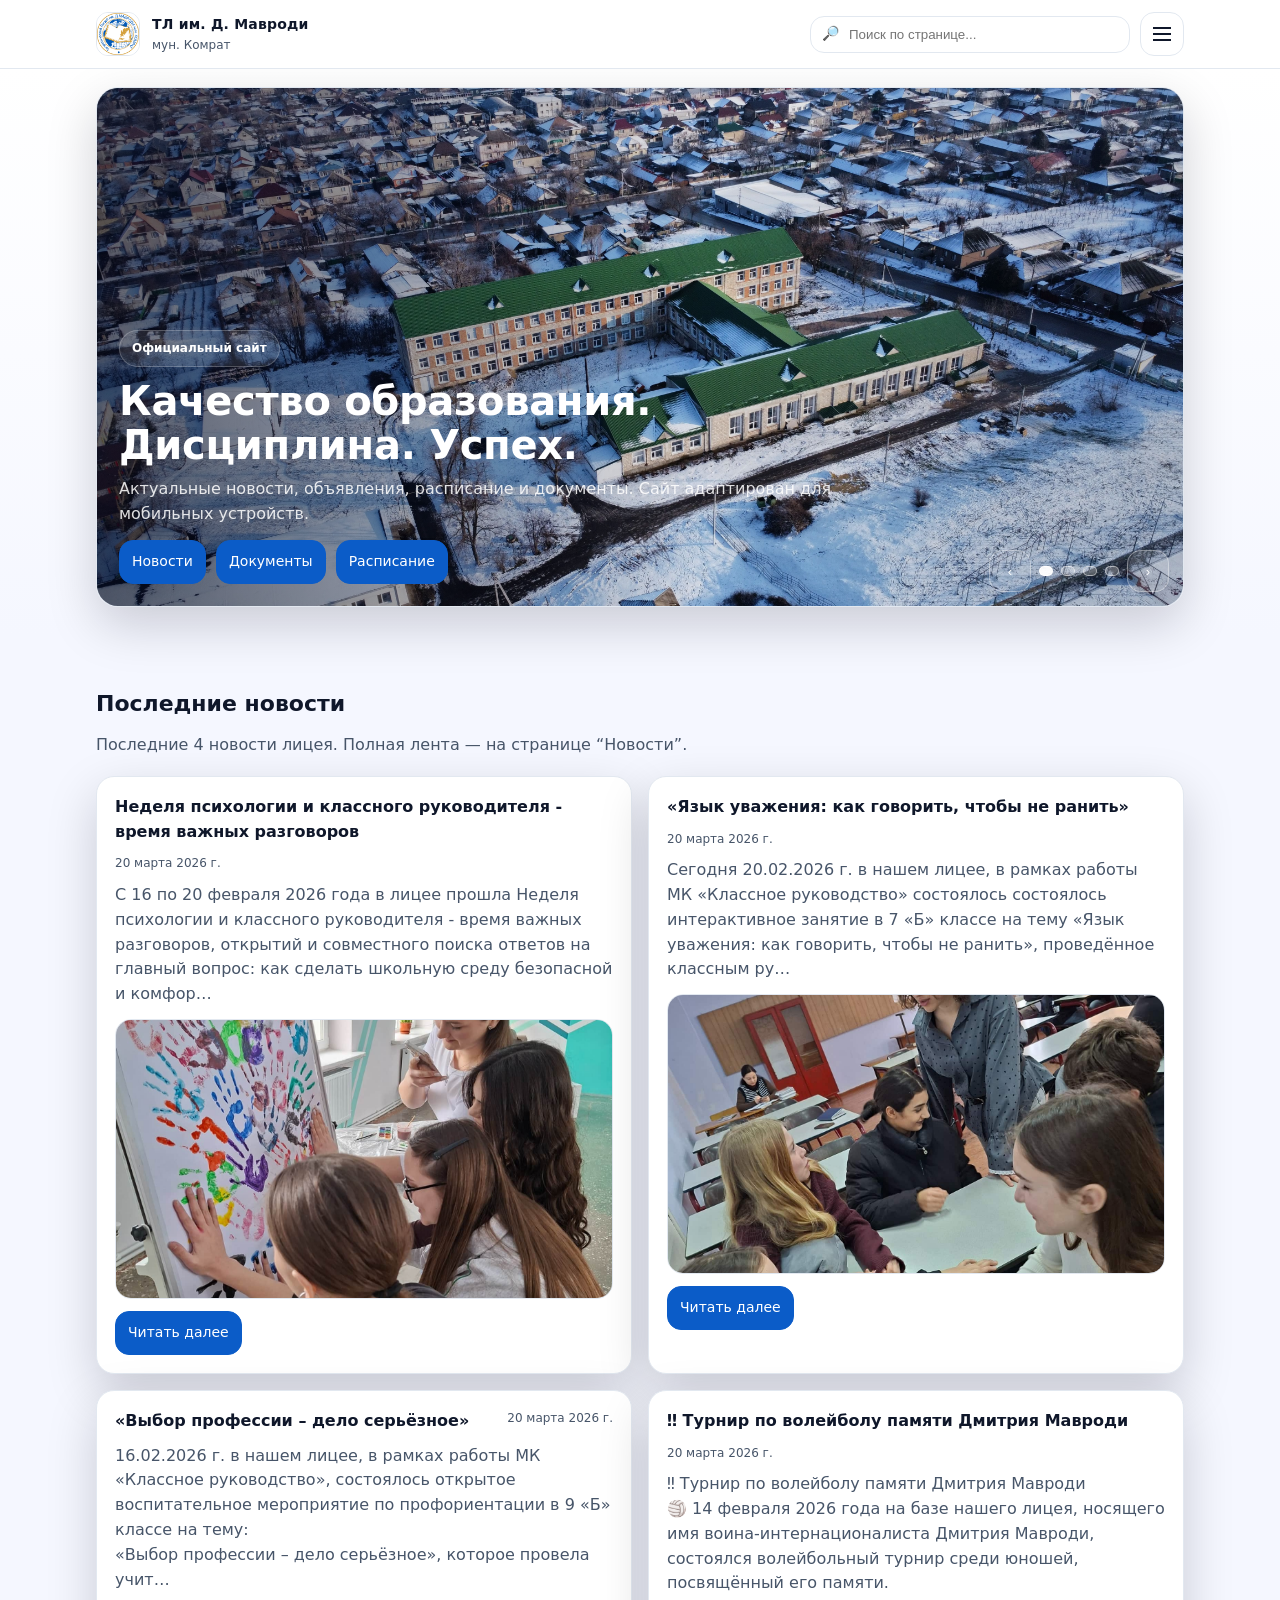
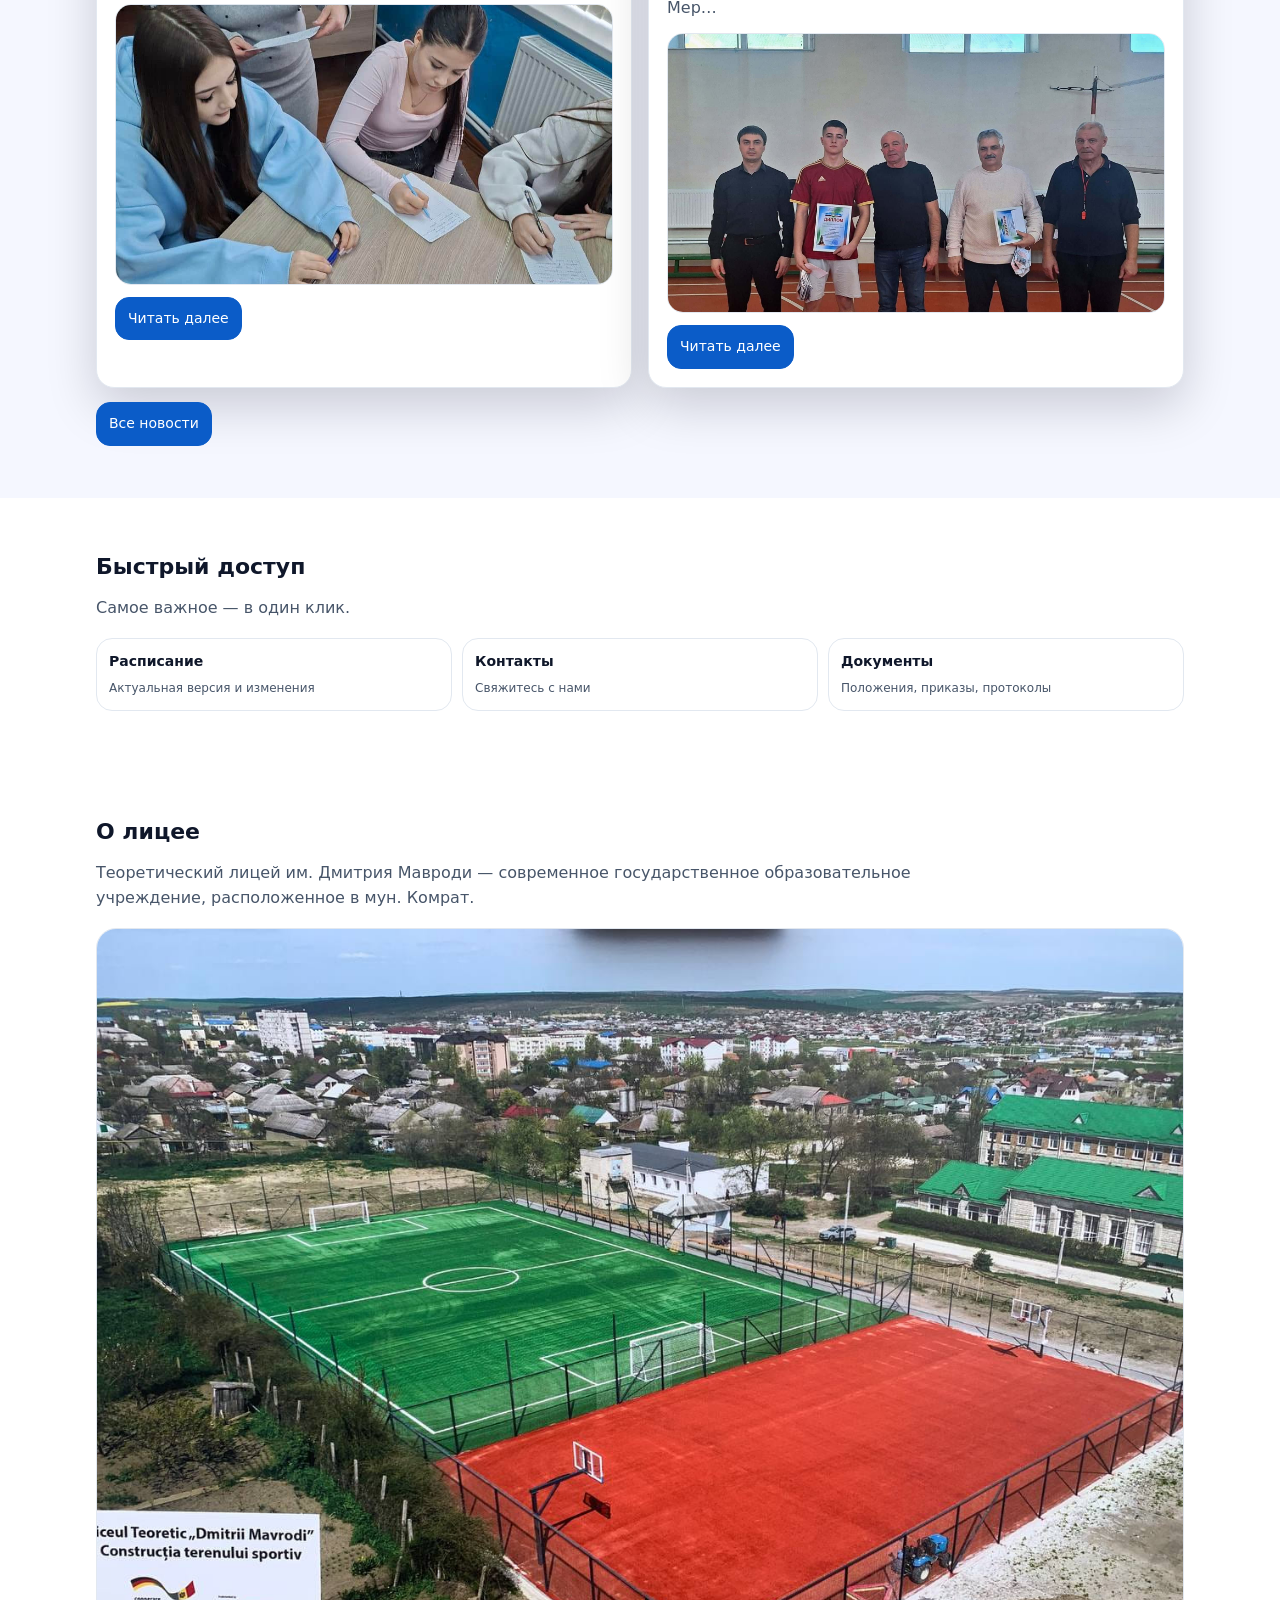
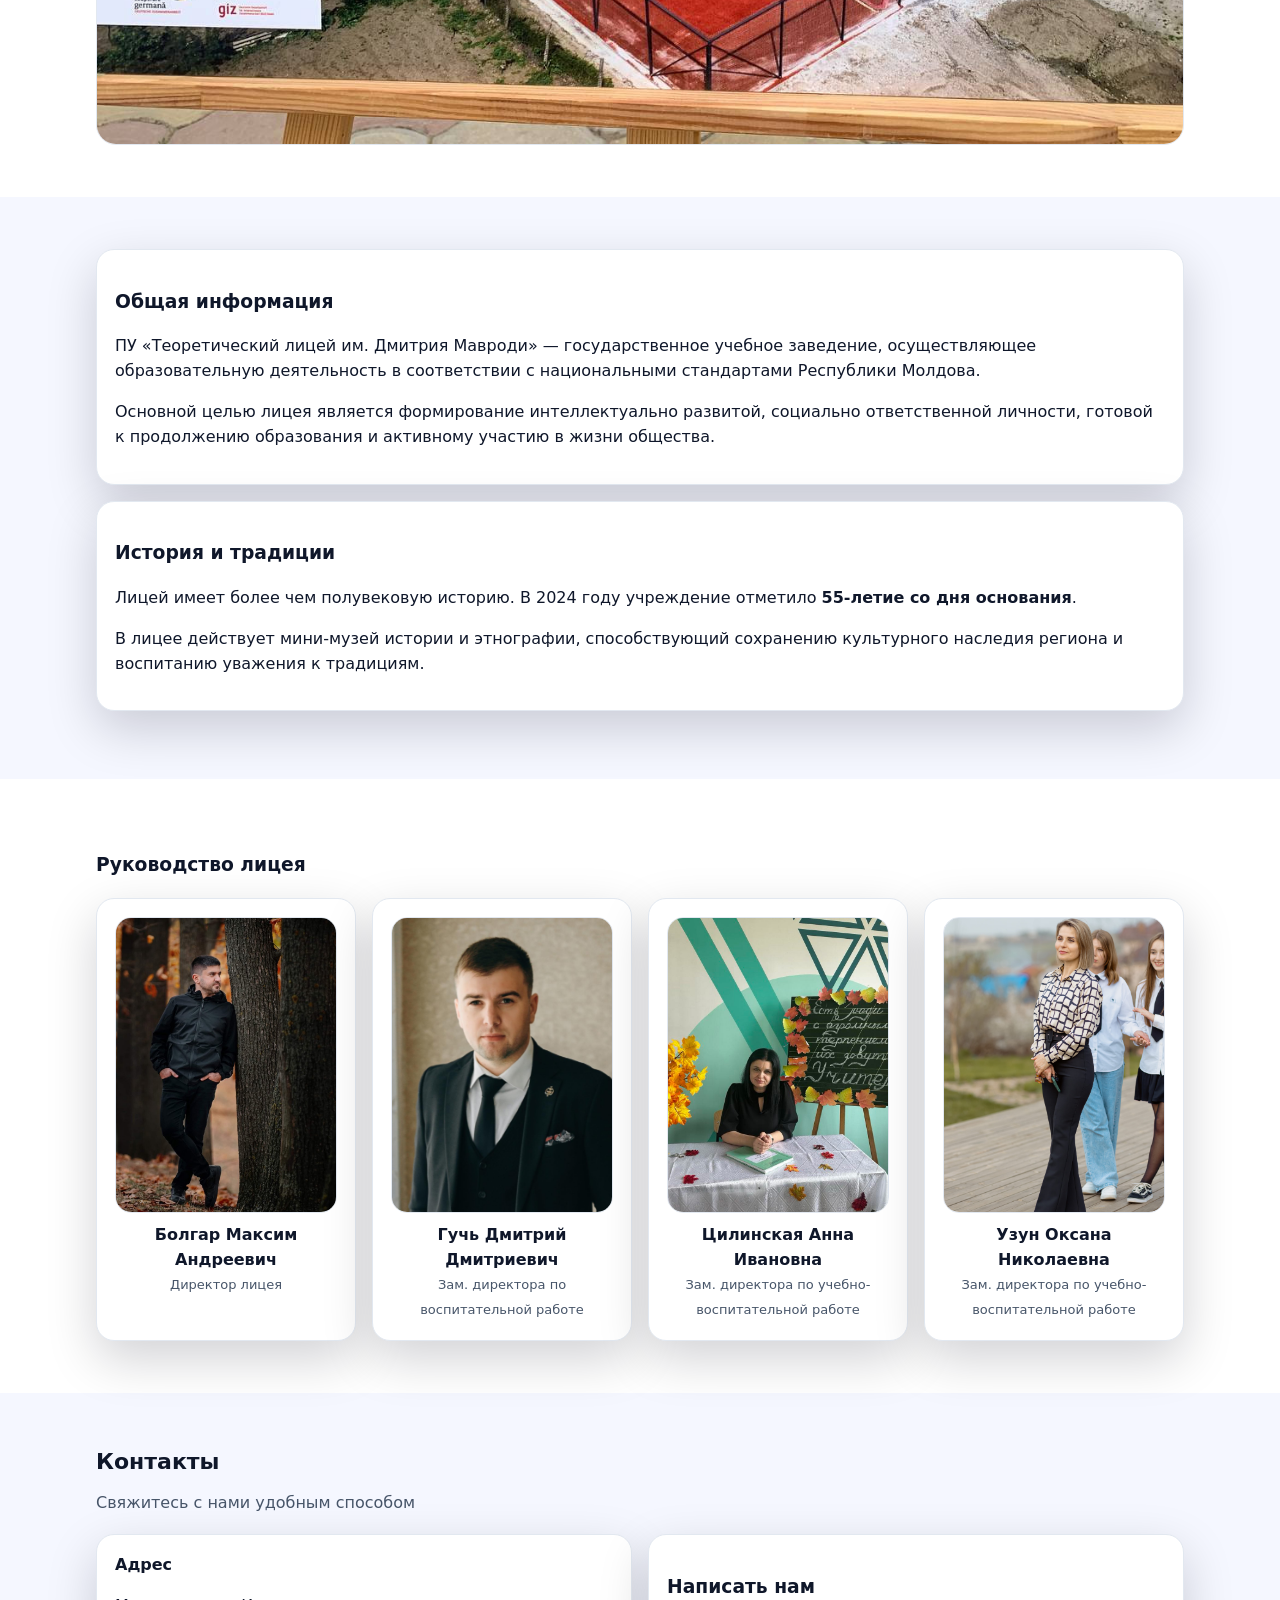
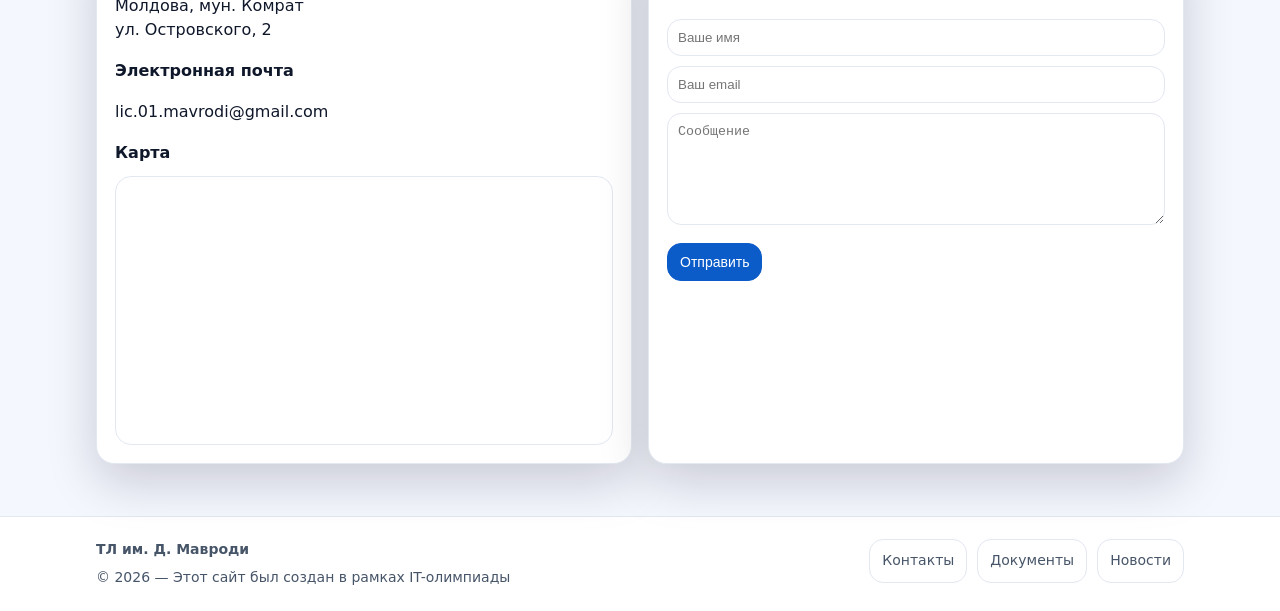
<file: index.html>
<!doctype html>
<html lang="ru">
<head>
  <meta charset="utf-8" />
  <meta name="viewport" content="width=device-width,initial-scale=1" />
  <title>ТЛ им. Д. Мавроди — Комрат</title>
  <meta name="description" content="Официальный сайт: новости, объявления, расписание, документы, контакты." />
  <link rel="icon" type="image/png" href="assets/img/logo.png" />
  <link rel="stylesheet" href="assets/css/styles.css" />
</head>
<body>
  <header class="header">
    <div class="container">
      <div class="row">
        <a class="brand" href="index.html" aria-label="На главную">
          <span class="logo">
            <img src="assets/img/logo.png" alt="Логотип: ТЛ им. Д. Мавроди">
          </span>
          <span class="title">
            <strong>ТЛ им. Д. Мавроди</strong>
            <span>мун. Комрат</span>
          </span>
        </a>

        <div class="header-actions">
          <div class="searchbox" title="Поиск по странице">
            <span class="icon">🔎</span>
            <input id="siteSearch" type="search" placeholder="Поиск по странице..." autocomplete="off" aria-label="Поиск по странице" aria-expanded="false" aria-controls="siteSearchResults" />
            <div class="search-results" id="siteSearchResults" hidden></div>
          </div>

          <button class="burger" type="button" aria-label="Открыть меню" data-menu-open>
            <span></span>
          </button>
        </div>
      </div>
    </div>
  </header>

 <!-- MENU -->
 <div class="overlay" data-overlay>
    <div class="backdrop" data-backdrop></div>

    <div class="panel" role="dialog" aria-modal="true" aria-label="Меню сайта">
      <div class="panel-head">
        <b>Меню</b>
        <button class="close" type="button" aria-label="Закрыть меню" data-menu-close>✕</button>
      </div>

      <nav class="menu" aria-label="Навигация">
        <a href="index.html">
          <b>Главная</b>
          <span>Главная страница</span>
        </a>
        <a href="about.html">
          <b>О нас</b>
          <span>Информация о лицее, руководство, история</span>
        </a>
        <a href="admission.html">
          <b>Приём</b>
          <span>Правила, сроки, документы для поступления</span>
        </a>
        <a href="news.html">
          <b>Новости</b>
          <span>Лента событий и обновлений лицея</span>
        </a>
        <a href="timetable.html">
          <b>Расписание</b>
          <span>Занятия, изменения, актуальная версия</span>
        </a>
        <a href="teachers.html">
          <b>Преподаватели</b>
          <span>Состав педагогов и направления</span>
        </a>
        <a href="documents.html">
          <b>Документы</b>
          <span>Приказы, положения, протоколы и др.</span>
        </a>
        <a href="contacts.html">
          <b>Контакты</b>
          <span>Адрес, карта, форма обратной связи</span>
        </a>
        <a href="vacancies.html">
          <b>Вакансии</b>
          <span>Открытые вакансии и требования</span>
        </a>
        <a href="admin.html">
          <b>Админ (новости)</b>
          <span>Добавление новостей и выгрузка news.json</span>
        </a>
        <a href="admin-docs.html">
          <b>Админ (документы)</b>
          <span>Добавление документов и выгрузка documents.json</span>
        </a>
        <a href="admin-timetable.html">
          <b>Админ (расписание)</b>
          <span>Добавление расписания и выгрузка timetable.json</span>
        </a>
      </nav>
    </div>
  </div>
  <main>
    <section class="hero">
      <div class="container">

        <div class="slider" data-slider>
          <!-- Slides -->
          <div class="slide active">
            <img src="assets/img/slide-1.jpg" alt="Фото мероприятия 1">
          </div>
          <div class="slide">
            <img src="assets/img/slide-2.jpg" alt="Фото мероприятия 2">
          </div>
          <div class="slide">
            <img src="assets/img/slide-3.jpg" alt="Фото мероприятия 3">
          </div>
          <div class="slide">
            <img src="assets/img/slide-4.jpg" alt="Фото мероприятия 4">
          </div>
          <div class="slider-overlay">
            <div class="slider-content">
              <span class="kicker">Официальный сайт</span>
              <h1>Качество образования. Дисциплина. Успех.</h1>
              <p>
                Актуальные новости, объявления, расписание и документы.
                Сайт адаптирован для мобильных устройств.
              </p>

              <div class="hero-actions">
                <a class="btn primary" href="news.html">Новости</a>
                <a class="btn primary" href="documents.html">Документы</a>
                <a class="btn primary" href="timetable.html">Расписание</a>
              </div>
            </div>
          </div>
          <div class="slider-controls">
            <button class="arrow" type="button" aria-label="Предыдущее фото" data-prev>‹</button>
            <div style="display:flex;gap:8px" aria-label="Переключатели слайдов">
              <button class="dot active" type="button" aria-label="Слайд 1" data-dot="0"></button>
              <button class="dot" type="button" aria-label="Слайд 2" data-dot="1"></button>
              <button class="dot" type="button" aria-label="Слайд 3" data-dot="2"></button>
              <button class="dot" type="button" aria-label="Слайд 4" data-dot="3"></button>
            </div>
            <button class="arrow" type="button" aria-label="Следующее фото" data-next>›</button>
          </div>
        </div>

      </div>
    </section>
    <section class="section alt">
      <div class="container">
        <h2>Последние новости</h2>
        <p class="lead">
          Последние 4 новости лицея. Полная лента — на странице “Новости”.
        </p>
        <div data-home-news></div>
        <div style="margin-top:14px">
          <a class="btn primary" href="news.html">Все новости</a>
        </div>
      </div>
    </section>
    <section class="section">
      <div class="container">
        <h2>Быстрый доступ</h2>
        <p class="lead">Самое важное — в один клик.</p>

        <div class="menu" style="padding:0; grid-template-columns: 1fr 1fr 1fr;">
          <a href="timetable.html">
            <b>Расписание</b>
            <span>Актуальная версия и изменения</span>
          </a>
          <a href="contacts.html">
            <b>Контакты</b>
            <span>Свяжитесь с нами</span>
          </a>
          <a href="documents.html">
            <b>Документы</b>
            <span>Положения, приказы, протоколы</span>
          </a>
        </div>

        
      </div>
    </section>
     <section class="section">
    <div class="container">
      <h2>О лицее</h2>
      <p class="lead">
        Теоретический лицей им. Дмитрия Мавроди — современное государственное образовательное учреждение,
        расположенное в мун. Комрат.
      </p>

      <div style="margin-top:16px;border-radius:20px;overflow:hidden;border:1px solid var(--border)">
        <img src="assets/img/about/building.jpg"
             alt="Здание Теоретического лицея им. Д. Мавроди"
             style="width:100%;height:auto;display:block">
      </div>
    </div>
  </section>
  <section class="section alt">
    <div class="container">

      <div class="card padded" style="margin-bottom:16px;">
        <h3>Общая информация</h3>
        <p>
          ПУ «Теоретический лицей им. Дмитрия Мавроди» — государственное учебное заведение,
          осуществляющее образовательную деятельность в соответствии с национальными стандартами
          Республики Молдова.
        </p>
        <p>
          Основной целью лицея является формирование интеллектуально развитой,
          социально ответственной личности, готовой к продолжению образования и
          активному участию в жизни общества.
        </p>
      </div>

      <div class="card padded" style="margin-bottom:16px;">
        <h3>История и традиции</h3>
        <p>
          Лицей имеет более чем полувековую историю. В 2024 году учреждение отметило
          <b>55-летие со дня основания</b>.
        </p>
        <p>
          В лицее действует мини-музей истории и этнографии, способствующий
          сохранению культурного наследия региона и воспитанию уважения к традициям.
        </p>
      </div>

    </div>
  </section>
  <section class="section">
    <div class="container">
      <h3>Руководство лицея</h3>

      <div style="
        margin-top:16px;
        display:grid;
        grid-template-columns: repeat(auto-fit, minmax(220px,1fr));
        gap:16px;
      ">

        <div class="card padded" style="text-align:center">
          <img src="assets/img/about/director.jpg" alt="Болгар Максим Андреевич"
               style="width:100%;aspect-ratio:3/4;object-fit:cover;border-radius:16px;border:1px solid var(--border)">
          <b style="display:block;margin-top:10px">Болгар Максим Андреевич</b>
          <span style="font-size:13px;color:var(--muted)">Директор лицея</span>
        </div>

        <div class="card padded" style="text-align:center">
          <img src="assets/img/about/deputy-vr.jpg" alt="Гучь Дмитрий Дмитриевич"
               style="width:100%;aspect-ratio:3/4;object-fit:cover;border-radius:16px;border:1px solid var(--border)">
          <b style="display:block;margin-top:10px">Гучь Дмитрий Дмитриевич</b>
          <span style="font-size:13px;color:var(--muted)">Зам. директора по воспитательной работе</span>
        </div>

        <div class="card padded" style="text-align:center">
          <img src="assets/img/about/deputy-uvr-1.jpg" alt="Цилинская Анна Ивановна"
               style="width:100%;aspect-ratio:3/4;object-fit:cover;border-radius:16px;border:1px solid var(--border)">
          <b style="display:block;margin-top:10px">Цилинская Анна Ивановна</b>
          <span style="font-size:13px;color:var(--muted)">Зам. директора по учебно-воспитательной работе</span>
        </div>

        <div class="card padded" style="text-align:center">
          <img src="assets/img/about/deputy-uvr-2.jpg" alt="Узун Оксана Николаевна"
               style="width:100%;aspect-ratio:3/4;object-fit:cover;border-radius:16px;border:1px solid var(--border)">
          <b style="display:block;margin-top:10px">Узун Оксана Николаевна</b>
          <span style="font-size:13px;color:var(--muted)">Зам. директора по учебно-воспитательной работе</span>
        </div>

      </div>
    </div>
  </section>
     <section class="section alt">
    <div class="container">
      <h2>Контакты</h2>
      <p class="lead">Свяжитесь с нами удобным способом</p>

      <div class="contact-grid">
        <div class="card padded">
          <b>Адрес</b>
          <p>Молдова, мун. Комрат<br>ул. Островского, 2</p>

          <b>Электронная почта</b>
          <p><a href="mailto:lic.01.mavrodi@gmail.com">lic.01.mavrodi@gmail.com</a></p>

          <b>Карта</b>
          <div class="contact-map">
            <iframe
              src="https://www.google.com/maps?q=Комрат,+ул.+Островского+2&output=embed"
              width="100%" height="260" style="border:0" loading="lazy"></iframe>
          </div>
        </div>
        <div class="card padded">
          <h3>Написать нам</h3>

          <form id="contactForm">
            <input type="text" name="from_name" placeholder="Ваше имя" required
              style="width:100%;margin-bottom:10px;padding:10px;border-radius:14px;border:1px solid var(--border)">

            <input type="email" name="from_email" placeholder="Ваш email" required
              style="width:100%;margin-bottom:10px;padding:10px;border-radius:14px;border:1px solid var(--border)">

            <textarea name="message" placeholder="Сообщение" required rows="6"
              style="width:100%;margin-bottom:10px;padding:10px;border-radius:14px;border:1px solid var(--border)"></textarea>

            <button class="btn primary" type="submit">Отправить</button>
            <div id="formStatus" style="margin-top:10px;font-size:13px"></div>
          </form>
        </div>

      </div>
    </div>
  </section>
  </main>
  <footer class="footer">
    <div class="container">
      <div class="row">
        <div>
          <div><b>ТЛ им. Д. Мавроди</b></div>
          <div style="margin-top:6px">© <span id="year"></span> — Этот сайт был создан в рамках IT-олимпиады</div>
        </div>
        <div style="display:flex;gap:10px;flex-wrap:wrap">
          <a class="btn" href="contacts.html">Контакты</a>
          <a class="btn" href="documents.html">Документы</a>
          <a class="btn" href="news.html">Новости</a>
        </div>
      </div>
    </div>
  </footer>

  <script>document.getElementById('year').textContent = new Date().getFullYear();</script>
  <script src="assets/js/app.js"></script>
  <script src="assets/js/slider.js"></script>
  <script src="assets/js/news-home.js"></script>
</body>
</html>
</file>
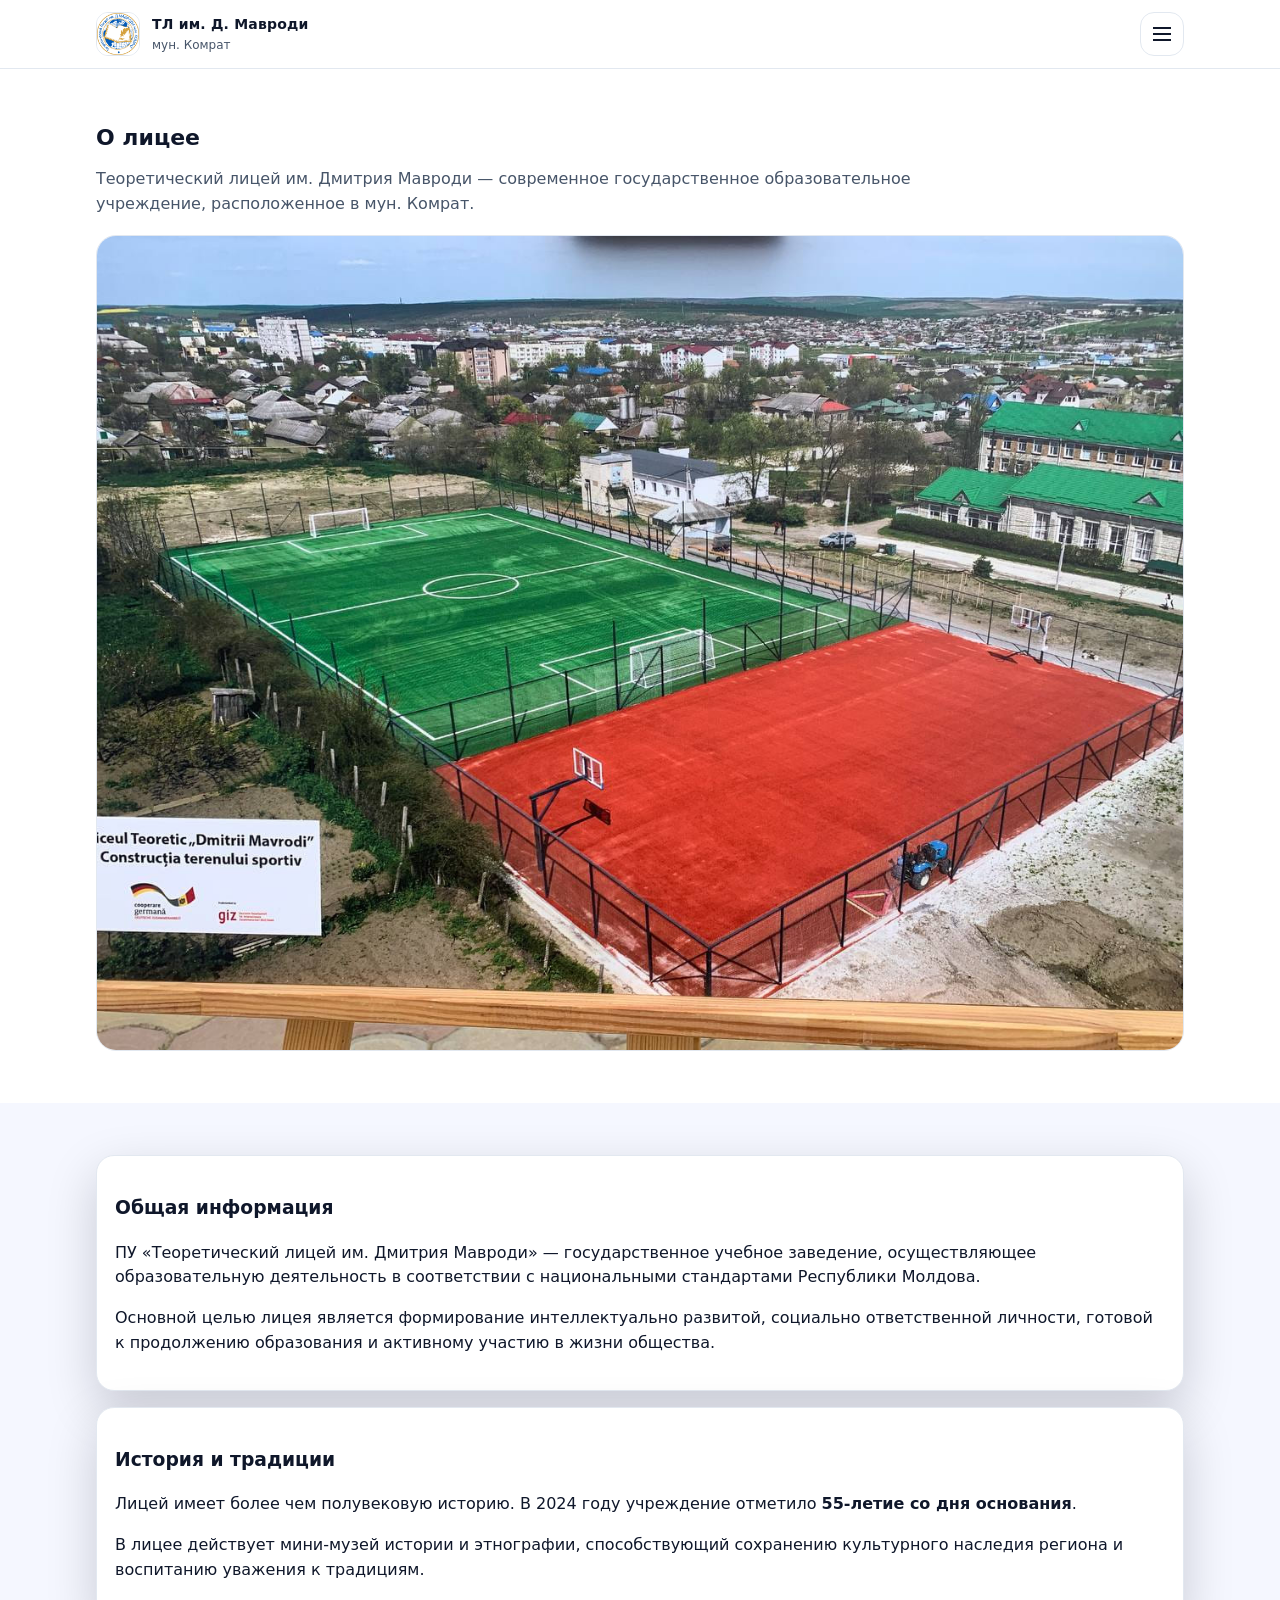
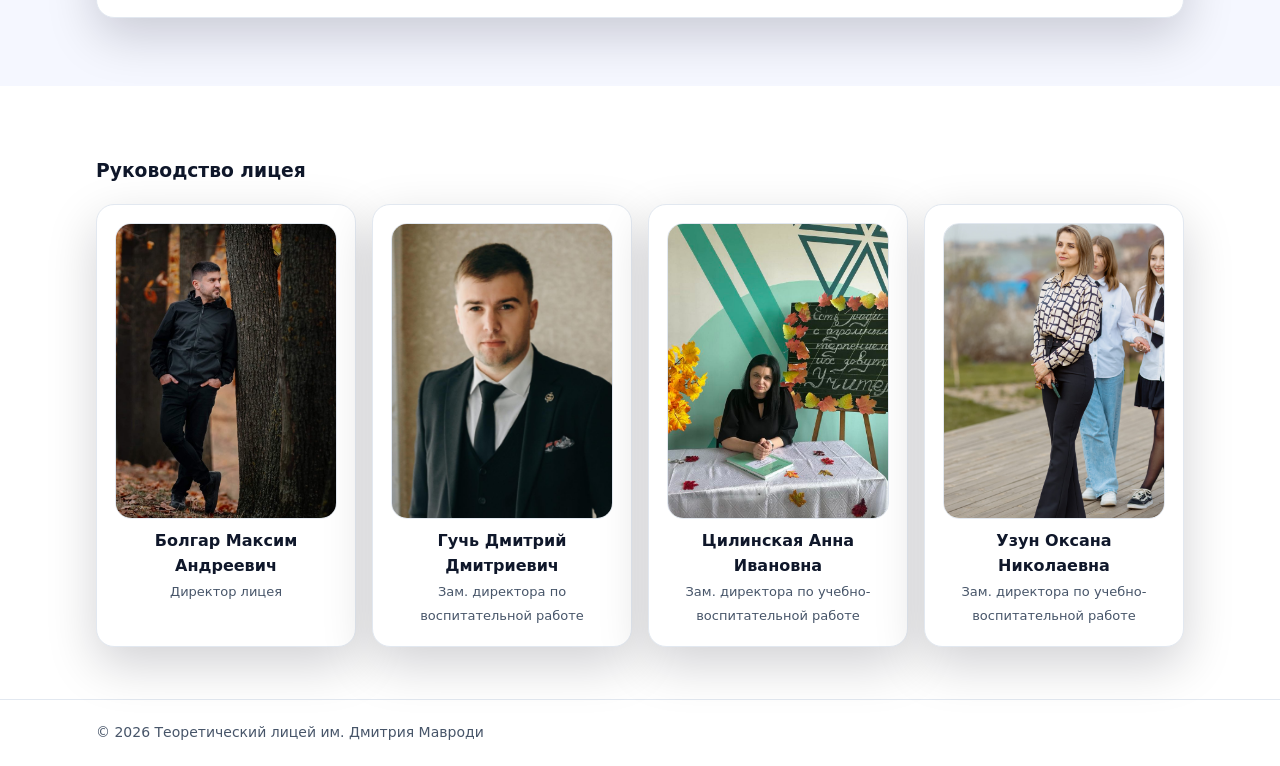
<file: about.html>
<!doctype html>
<html lang="ru">
<head>
  <meta charset="utf-8" />
  <meta name="viewport" content="width=device-width,initial-scale=1" />
  <title>О нас — ТЛ им. Д. Мавроди</title>
  <meta name="description" content="Официальная информация о Теоретическом лицее им. Дмитрия Мавроди, мун. Комрат." />
  <link rel="icon" type="image/png" href="assets/img/logo.png" />
  <link rel="stylesheet" href="assets/css/styles.css" />
</head>
<body>

<header class="header">
  <div class="container">
    <div class="row">
      <a class="brand" href="index.html">
        <span class="logo">
          <img src="assets/img/logo.png" alt="Логотип ТЛ им. Д. Мавроди">
        </span>
        <span class="title">
          <strong>ТЛ им. Д. Мавроди</strong>
          <span>мун. Комрат</span>
        </span>
      </a>
      <button class="burger" type="button" data-menu-open><span></span></button>
    </div>
  </div>
</header>

<!-- MENU -->
 <div class="overlay" data-overlay>
    <div class="backdrop" data-backdrop></div>

    <div class="panel" role="dialog" aria-modal="true" aria-label="Меню сайта">
      <div class="panel-head">
        <b>Меню</b>
        <button class="close" type="button" aria-label="Закрыть меню" data-menu-close>✕</button>
      </div>

      <nav class="menu" aria-label="Навигация">
        <a href="index.html">
          <b>Главная</b>
          <span>Главная страница</span>
        </a>
        <a href="about.html">
          <b>О нас</b>
          <span>Информация о лицее, руководство, история</span>
        </a>
        <a href="admission.html">
          <b>Приём</b>
          <span>Правила, сроки, документы для поступления</span>
        </a>
        <a href="news.html">
          <b>Новости</b>
          <span>Лента событий и обновлений лицея</span>
        </a>
        <a href="timetable.html">
          <b>Расписание</b>
          <span>Занятия, изменения, актуальная версия</span>
        </a>
        <a href="teachers.html">
          <b>Преподаватели</b>
          <span>Состав педагогов и направления</span>
        </a>
        <a href="documents.html">
          <b>Документы</b>
          <span>Приказы, положения, протоколы и др.</span>
        </a>
        <a href="contacts.html">
          <b>Контакты</b>
          <span>Адрес, карта, форма обратной связи</span>
        </a>
        <a href="vacancies.html">
          <b>Вакансии</b>
          <span>Открытые вакансии и требования</span>
        </a>
        <a href="admin.html">
          <b>Админ (новости)</b>
          <span>Добавление новостей и выгрузка news.json</span>
        </a>
        <a href="admin-docs.html">
          <b>Админ (документы)</b>
          <span>Добавление документов и выгрузка documents.json</span>
        </a>
        <a href="admin-timetable.html">
          <b>Админ (расписание)</b>
          <span>Добавление расписания и выгрузка timetable.json</span>
        </a>
      </nav>
    </div>
  </div>

<main>

  <section class="section">
    <div class="container">
      <h2>О лицее</h2>
      <p class="lead">
        Теоретический лицей им. Дмитрия Мавроди — современное государственное образовательное учреждение,
        расположенное в мун. Комрат.
      </p>

      <div style="margin-top:16px;border-radius:20px;overflow:hidden;border:1px solid var(--border)">
        <img src="assets/img/about/building.jpg"
             alt="Здание Теоретического лицея им. Д. Мавроди"
             style="width:100%;height:auto;display:block">
      </div>
    </div>
  </section>

  <!-- INFO -->
  <section class="section alt">
    <div class="container">

      <div class="card padded" style="margin-bottom:16px;">
        <h3>Общая информация</h3>
        <p>
          ПУ «Теоретический лицей им. Дмитрия Мавроди» — государственное учебное заведение,
          осуществляющее образовательную деятельность в соответствии с национальными стандартами
          Республики Молдова.
        </p>
        <p>
          Основной целью лицея является формирование интеллектуально развитой,
          социально ответственной личности, готовой к продолжению образования и
          активному участию в жизни общества.
        </p>
      </div>

      <div class="card padded" style="margin-bottom:16px;">
        <h3>История и традиции</h3>
        <p>
          Лицей имеет более чем полувековую историю. В 2024 году учреждение отметило
          <b>55-летие со дня основания</b>.
        </p>
        <p>
          В лицее действует мини-музей истории и этнографии, способствующий
          сохранению культурного наследия региона и воспитанию уважения к традициям.
        </p>
      </div>

    </div>
  </section>
  <section class="section">
    <div class="container">
      <h3>Руководство лицея</h3>

      <div style="
        margin-top:16px;
        display:grid;
        grid-template-columns: repeat(auto-fit, minmax(220px,1fr));
        gap:16px;
      ">

        <div class="card padded" style="text-align:center">
          <img src="assets/img/about/director.jpg" alt="Болгар Максим Андреевич"
               style="width:100%;aspect-ratio:3/4;object-fit:cover;border-radius:16px;border:1px solid var(--border)">
          <b style="display:block;margin-top:10px">Болгар Максим Андреевич</b>
          <span style="font-size:13px;color:var(--muted)">Директор лицея</span>
        </div>

        <div class="card padded" style="text-align:center">
          <img src="assets/img/about/deputy-vr.jpg" alt="Гучь Дмитрий Дмитриевич"
               style="width:100%;aspect-ratio:3/4;object-fit:cover;border-radius:16px;border:1px solid var(--border)">
          <b style="display:block;margin-top:10px">Гучь Дмитрий Дмитриевич</b>
          <span style="font-size:13px;color:var(--muted)">Зам. директора по воспитательной работе</span>
        </div>

        <div class="card padded" style="text-align:center">
          <img src="assets/img/about/deputy-uvr-1.jpg" alt="Цилинская Анна Ивановна"
               style="width:100%;aspect-ratio:3/4;object-fit:cover;border-radius:16px;border:1px solid var(--border)">
          <b style="display:block;margin-top:10px">Цилинская Анна Ивановна</b>
          <span style="font-size:13px;color:var(--muted)">Зам. директора по учебно-воспитательной работе</span>
        </div>

        <div class="card padded" style="text-align:center">
          <img src="assets/img/about/deputy-uvr-2.jpg" alt="Узун Оксана Николаевна"
               style="width:100%;aspect-ratio:3/4;object-fit:cover;border-radius:16px;border:1px solid var(--border)">
          <b style="display:block;margin-top:10px">Узун Оксана Николаевна</b>
          <span style="font-size:13px;color:var(--muted)">Зам. директора по учебно-воспитательной работе</span>
        </div>

      </div>
    </div>
  </section>

</main>

<footer class="footer">
  <div class="container">
    © <span id="year"></span> Теоретический лицей им. Дмитрия Мавроди
  </div>
</footer>

<script>document.getElementById("year").textContent = new Date().getFullYear();</script>
<script src="assets/js/app.js"></script>
</body>
</html>
</file>
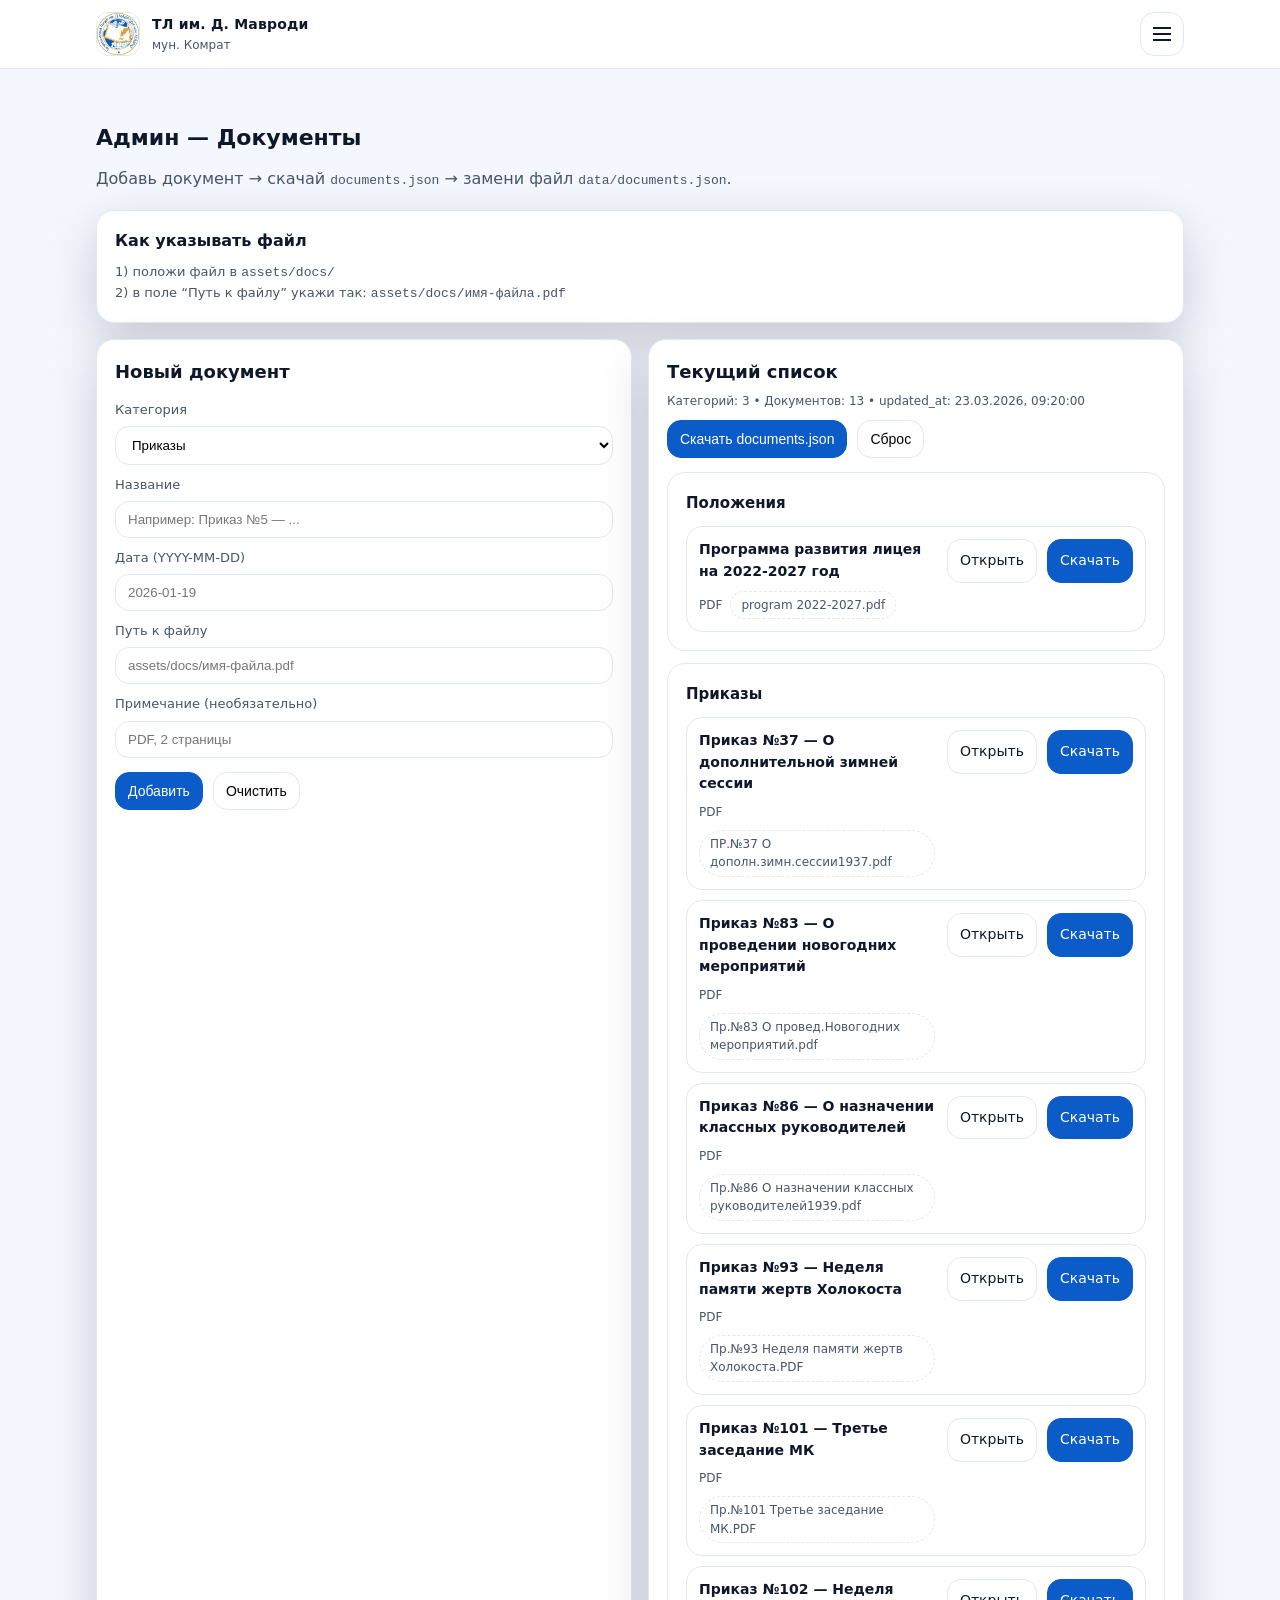
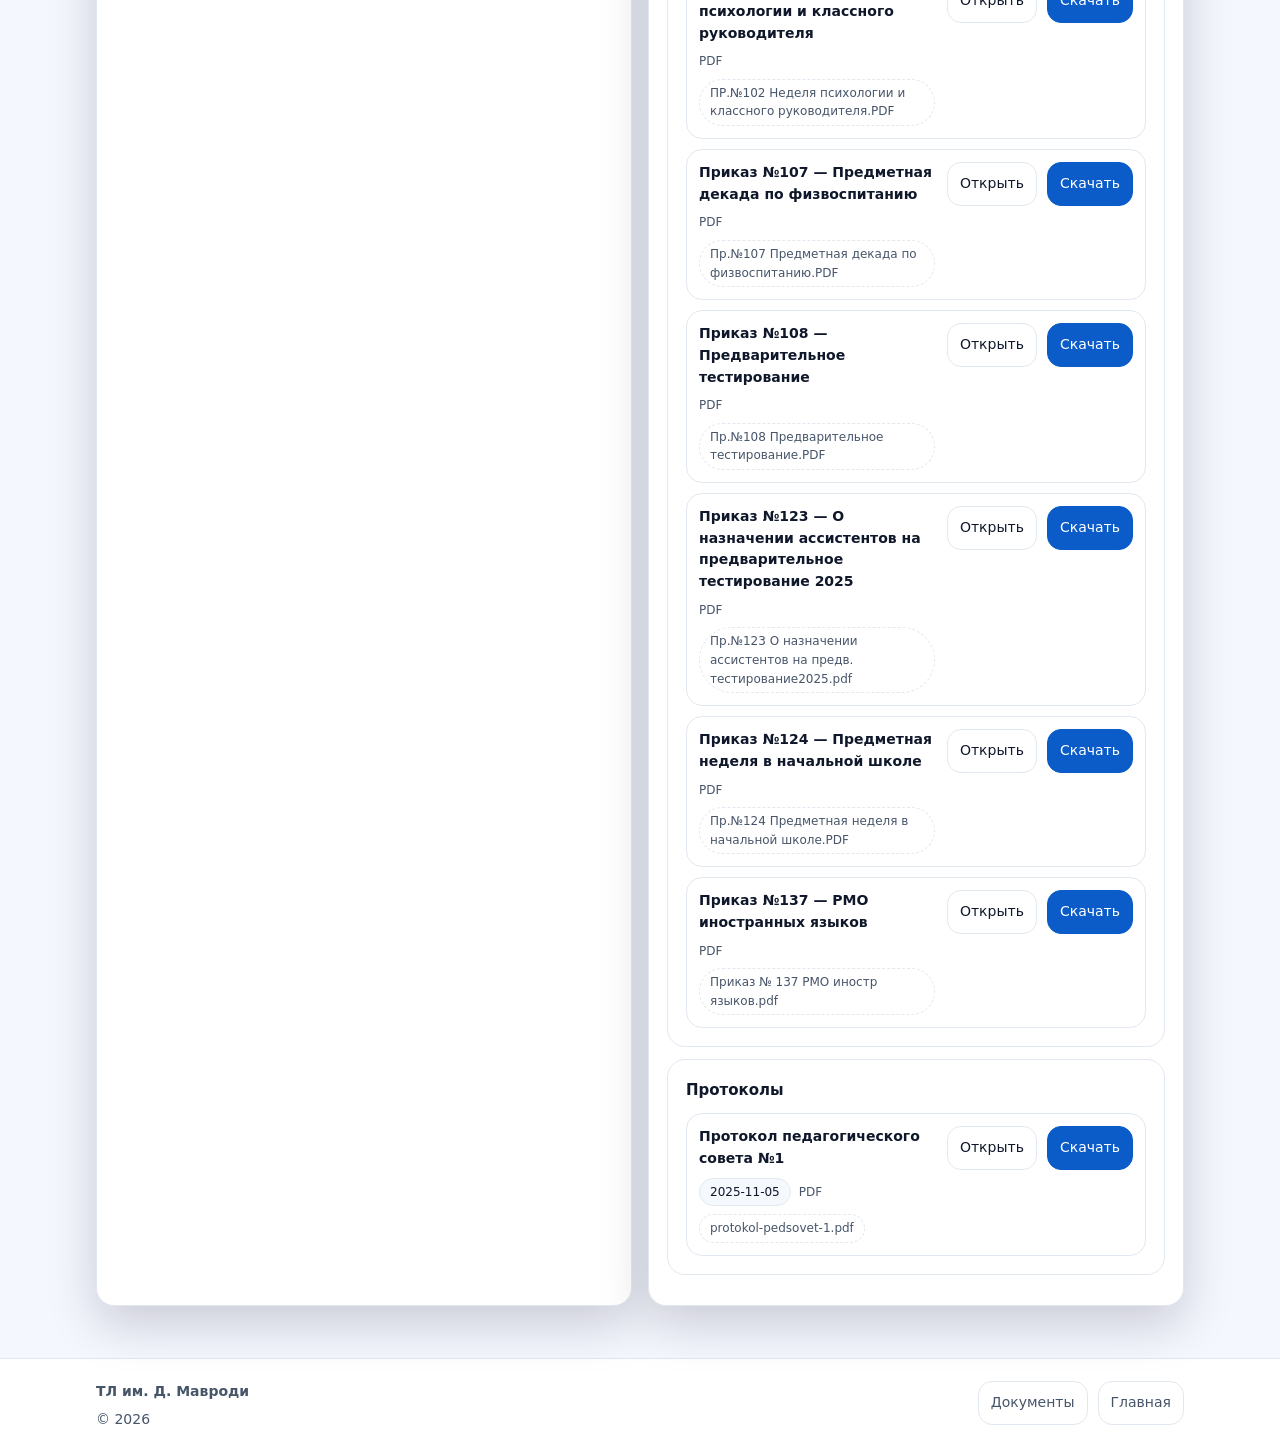
<file: admin-docs.html>
<!doctype html>
<html lang="ru">
<head>
  <meta charset="utf-8" />
  <meta name="viewport" content="width=device-width,initial-scale=1" />
  <title>Админ — Документы</title>
  <meta name="robots" content="noindex,nofollow" />
  <link rel="icon" type="image/png" href="assets/img/logo.png" />
  <link rel="stylesheet" href="assets/css/styles.css" />
</head>
<body>
  <header class="header">
    <div class="container">
      <div class="row">
        <a class="brand" href="index.html" aria-label="На главную">
          <span class="logo">
            <img src="assets/img/logo.png" alt="Логотип: ТЛ им. Д. Мавроди">
          </span>
          <span class="title">
            <strong>ТЛ им. Д. Мавроди</strong>
            <span>мун. Комрат</span>
          </span>
        </a>

        <div class="header-actions">
          <button class="burger" type="button" aria-label="Открыть меню" data-menu-open>
            <span></span>
          </button>
        </div>
      </div>
    </div>
  </header>

<!-- MENU -->
 <div class="overlay" data-overlay>
    <div class="backdrop" data-backdrop></div>

    <div class="panel" role="dialog" aria-modal="true" aria-label="Меню сайта">
      <div class="panel-head">
        <b>Меню</b>
        <button class="close" type="button" aria-label="Закрыть меню" data-menu-close>✕</button>
      </div>

      <nav class="menu" aria-label="Навигация">
        <a href="index.html">
          <b>Главная</b>
          <span>Главная страница</span>
        </a>
        <a href="about.html">
          <b>О нас</b>
          <span>Информация о лицее, руководство, история</span>
        </a>
        <a href="admission.html">
          <b>Приём</b>
          <span>Правила, сроки, документы для поступления</span>
        </a>
        <a href="news.html">
          <b>Новости</b>
          <span>Лента событий и обновлений лицея</span>
        </a>
        <a href="timetable.html">
          <b>Расписание</b>
          <span>Занятия, изменения, актуальная версия</span>
        </a>
        <a href="teachers.html">
          <b>Преподаватели</b>
          <span>Состав педагогов и направления</span>
        </a>
        <a href="documents.html">
          <b>Документы</b>
          <span>Приказы, положения, протоколы и др.</span>
        </a>
        <a href="contacts.html">
          <b>Контакты</b>
          <span>Адрес, карта, форма обратной связи</span>
        </a>
        <a href="vacancies.html">
          <b>Вакансии</b>
          <span>Открытые вакансии и требования</span>
        </a>
        <a href="admin.html">
          <b>Админ (новости)</b>
          <span>Добавление новостей и выгрузка news.json</span>
        </a>
        <a href="admin-docs.html">
          <b>Админ (документы)</b>
          <span>Добавление документов и выгрузка documents.json</span>
        </a>
        <a href="admin-timetable.html">
          <b>Админ (расписание)</b>
          <span>Добавление расписания и выгрузка timetable.json</span>
        </a>
      </nav>
    </div>
  </div>

  <main>
    <section class="section alt">
      <div class="container">
        <h2>Админ — Документы</h2>
        <p class="lead">
          Добавь документ → скачай <code>documents.json</code> → замени файл <code>data/documents.json</code>.
        </p>

        <div class="card padded" style="margin-bottom:16px;">
          <b>Как указывать файл</b>
          <div style="margin-top:8px;color:var(--muted);font-size:13px;">
            1) положи файл в <code>assets/docs/</code><br>
            2) в поле “Путь к файлу” укажи так: <code>assets/docs/имя-файла.pdf</code>
          </div>
        </div>

        <div style="display:grid; grid-template-columns: 1fr 1fr; gap:16px;" id="grid">
          <!-- FORM -->
          <div class="card padded">
            <h3 style="margin:0 0 14px;font-size:18px;">Новый документ</h3>

            <label style="display:block;font-size:13px;color:var(--muted);margin:10px 0 6px;">Категория</label>
            <select id="category"
              style="width:100%;padding:10px 12px;border:1px solid var(--border);border-radius:14px;outline:none;background:#fff;">
              <option value="orders">Приказы</option>
              <option value="regulations">Положения</option>
              <option value="protocols">Протоколы</option>
              <option value="councils">Советы (админ/пед/учен.)</option>
              <option value="other">Другое</option>
            </select>

            <label style="display:block;font-size:13px;color:var(--muted);margin:10px 0 6px;">Название</label>
            <input id="title" type="text" placeholder="Например: Приказ №5 — ..."
              style="width:100%;padding:10px 12px;border:1px solid var(--border);border-radius:14px;outline:none;background:#fff;" />

            <label style="display:block;font-size:13px;color:var(--muted);margin:10px 0 6px;">Дата (YYYY-MM-DD)</label>
            <input id="date" type="text" placeholder="2026-01-19"
              style="width:100%;padding:10px 12px;border:1px solid var(--border);border-radius:14px;outline:none;background:#fff;" />

            <label style="display:block;font-size:13px;color:var(--muted);margin:10px 0 6px;">Путь к файлу</label>
            <input id="file" type="text" placeholder="assets/docs/имя-файла.pdf"
              style="width:100%;padding:10px 12px;border:1px solid var(--border);border-radius:14px;outline:none;background:#fff;" />

            <label style="display:block;font-size:13px;color:var(--muted);margin:10px 0 6px;">Примечание (необязательно)</label>
            <input id="note" type="text" placeholder="PDF, 2 страницы"
              style="width:100%;padding:10px 12px;border:1px solid var(--border);border-radius:14px;outline:none;background:#fff;" />

            <div style="display:flex;gap:10px;flex-wrap:wrap;margin-top:14px;">
              <button class="btn primary" type="button" id="addBtn">Добавить</button>
              <button class="btn" type="button" id="clearBtn">Очистить</button>
            </div>
          </div>
          <div class="card padded">
            <div style="display:flex; align-items:flex-end; justify-content:space-between; gap:10px; flex-wrap:wrap;">
              <div>
                <h3 style="margin:0 0 6px;font-size:18px;">Текущий список</h3>
                <div id="meta" style="font-size:12px;color:var(--muted)"></div>
              </div>
              <div style="display:flex;gap:10px;flex-wrap:wrap;">
                <button class="btn primary" type="button" id="downloadBtn">Скачать documents.json</button>
                <button class="btn" type="button" id="resetBtn" title="Очистить (локально)">Сброс</button>
              </div>
            </div>

            <div id="list" style="margin-top:14px;"></div>
          </div>
        </div>

      </div>
    </section>
  </main>

  <footer class="footer">
    <div class="container">
      <div class="row">
        <div>
          <div><b>ТЛ им. Д. Мавроди</b></div>
          <div style="margin-top:6px">© <span id="year"></span></div>
        </div>
        <div style="display:flex;gap:10px;flex-wrap:wrap">
          <a class="btn" href="documents.html">Документы</a>
          <a class="btn" href="index.html">Главная</a>
        </div>
      </div>
    </div>
  </footer>

  <script>document.getElementById('year').textContent = new Date().getFullYear();</script>
  <script src="assets/js/app.js"></script>
  <script src="assets/js/admin-docs.js"></script>

  <script>
    const mq = window.matchMedia("(max-width: 980px)");
    const grid = document.getElementById("grid");
    function applyGrid() {
      grid.style.gridTemplateColumns = mq.matches ? "1fr" : "1fr 1fr";
    }
    mq.addEventListener("change", applyGrid);
    applyGrid();
  </script>
</body>
</html>
</file>
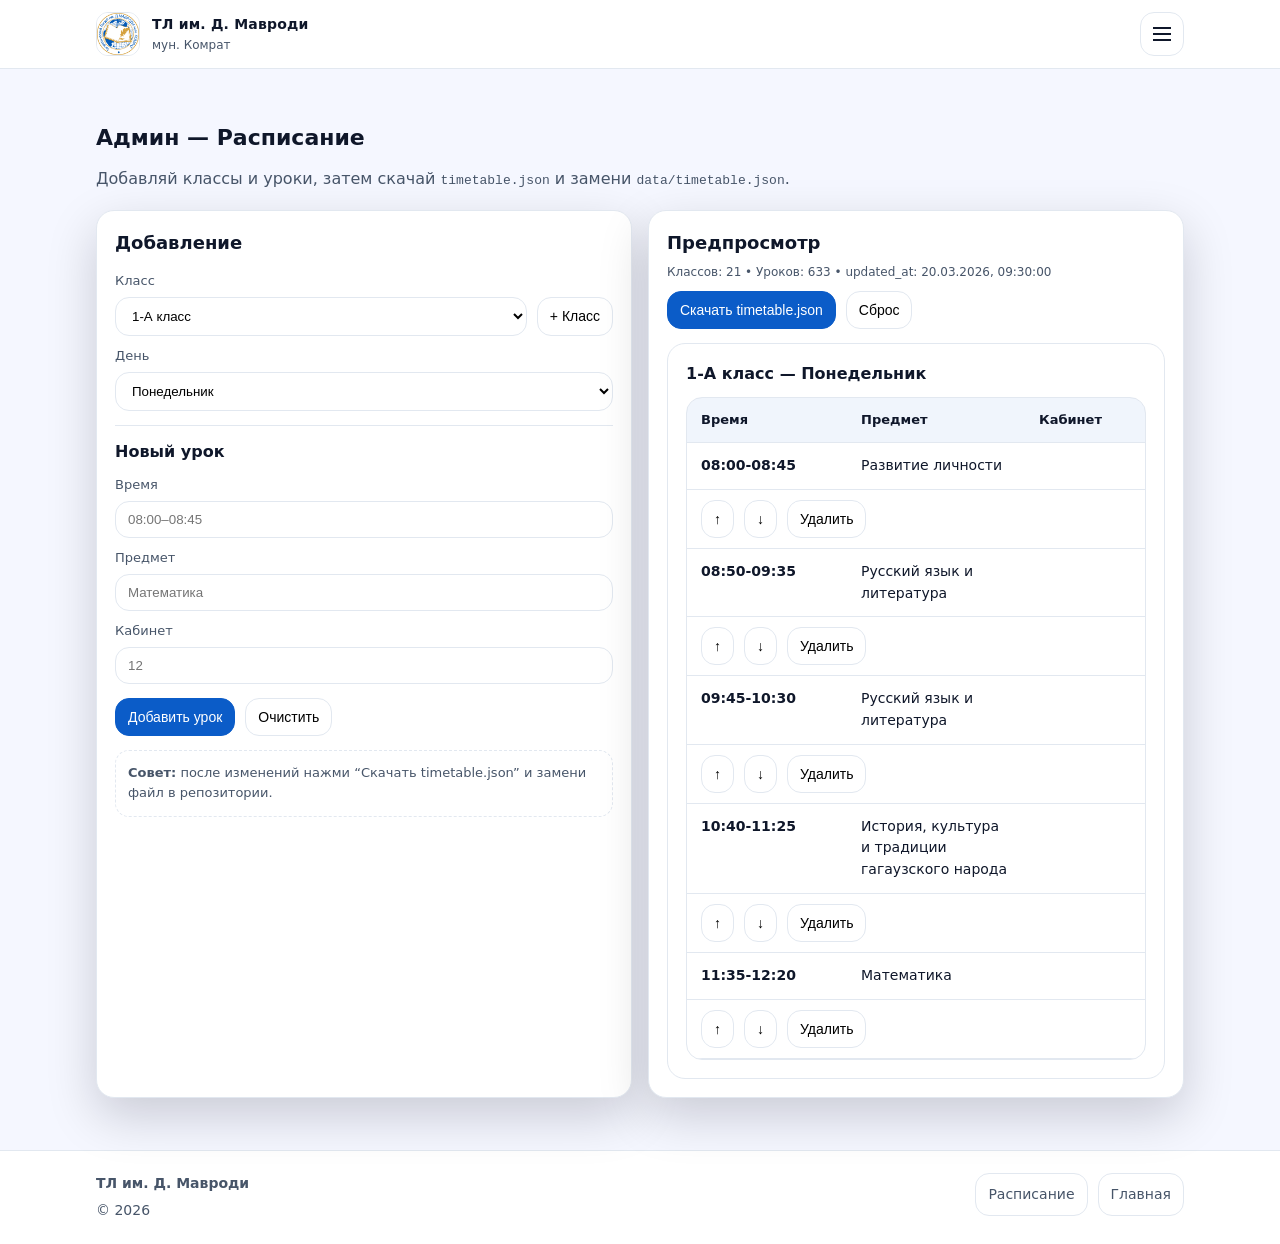
<file: admin-timetable.html>
<!doctype html>
<html lang="ru">
<head>
  <meta charset="utf-8" />
  <meta name="viewport" content="width=device-width,initial-scale=1" />
  <title>Админ — Расписание</title>
  <meta name="robots" content="noindex,nofollow" />
 <link rel="icon" type="image/png" href="assets/img/logo.png" />
  <link rel="stylesheet" href="assets/css/styles.css" />
</head>
<body>
  <header class="header">
    <div class="container">
      <div class="row">
        <a class="brand" href="index.html" aria-label="На главную">
          <span class="logo">
            <img src="assets/img/logo.png" alt="Логотип: ТЛ им. Д. Мавроди">
          </span>
          <span class="title">
            <strong>ТЛ им. Д. Мавроди</strong>
            <span>мун. Комрат</span>
          </span>
        </a>

        <div class="header-actions">
          <button class="burger" type="button" aria-label="Открыть меню" data-menu-open>
            <span></span>
          </button>
        </div>
      </div>
    </div>
  </header>

 <!-- MENU -->
 <div class="overlay" data-overlay>
    <div class="backdrop" data-backdrop></div>

    <div class="panel" role="dialog" aria-modal="true" aria-label="Меню сайта">
      <div class="panel-head">
        <b>Меню</b>
        <button class="close" type="button" aria-label="Закрыть меню" data-menu-close>✕</button>
      </div>

      <nav class="menu" aria-label="Навигация">
        <a href="index.html">
          <b>Главная</b>
          <span>Главная страница</span>
        </a>
        <a href="about.html">
          <b>О нас</b>
          <span>Информация о лицее, руководство, история</span>
        </a>
        <a href="admission.html">
          <b>Приём</b>
          <span>Правила, сроки, документы для поступления</span>
        </a>
        <a href="news.html">
          <b>Новости</b>
          <span>Лента событий и обновлений лицея</span>
        </a>
        <a href="timetable.html">
          <b>Расписание</b>
          <span>Занятия, изменения, актуальная версия</span>
        </a>
        <a href="teachers.html">
          <b>Преподаватели</b>
          <span>Состав педагогов и направления</span>
        </a>
        <a href="documents.html">
          <b>Документы</b>
          <span>Приказы, положения, протоколы и др.</span>
        </a>
        <a href="contacts.html">
          <b>Контакты</b>
          <span>Адрес, карта, форма обратной связи</span>
        </a>
        <a href="vacancies.html">
          <b>Вакансии</b>
          <span>Открытые вакансии и требования</span>
        </a>
        <a href="admin.html">
          <b>Админ (новости)</b>
          <span>Добавление новостей и выгрузка news.json</span>
        </a>
        <a href="admin-docs.html">
          <b>Админ (документы)</b>
          <span>Добавление документов и выгрузка documents.json</span>
        </a>
        <a href="admin-timetable.html">
          <b>Админ (расписание)</b>
          <span>Добавление расписания и выгрузка timetable.json</span>
        </a>
      </nav>
    </div>
  </div>
  <main>
    <section class="section alt">
      <div class="container">
        <h2>Админ — Расписание</h2>
        <p class="lead">Добавляй классы и уроки, затем скачай <code>timetable.json</code> и замени <code>data/timetable.json</code>.</p>

        <div style="display:grid; grid-template-columns: 1fr 1fr; gap:16px;" id="grid">
          <div class="card padded">
            <h3 style="margin:0 0 14px;font-size:18px;">Добавление</h3>

            <label style="display:block;font-size:13px;color:var(--muted);margin:10px 0 6px;">Класс</label>
            <div style="display:flex;gap:10px;flex-wrap:wrap;">
              <select id="classSelect"
                style="flex:1;min-width:220px;padding:10px 12px;border:1px solid var(--border);border-radius:14px;background:#fff;outline:none;"></select>
              <button class="btn" type="button" id="addClassBtn">+ Класс</button>
            </div>

            <label style="display:block;font-size:13px;color:var(--muted);margin:10px 0 6px;">День</label>
            <select id="daySelect"
              style="width:100%;padding:10px 12px;border:1px solid var(--border);border-radius:14px;background:#fff;outline:none;">
              <option value="monday">Понедельник</option>
              <option value="tuesday">Вторник</option>
              <option value="wednesday">Среда</option>
              <option value="thursday">Четверг</option>
              <option value="friday">Пятница</option>
            </select>

            <div style="margin-top:14px; border-top:1px solid var(--border); padding-top:14px;">
              <h4 style="margin:0 0 10px;font-size:16px;">Новый урок</h4>

              <label style="display:block;font-size:13px;color:var(--muted);margin:10px 0 6px;">Время</label>
              <input id="time" type="text" placeholder="08:00–08:45"
                style="width:100%;padding:10px 12px;border:1px solid var(--border);border-radius:14px;background:#fff;outline:none;" />

              <label style="display:block;font-size:13px;color:var(--muted);margin:10px 0 6px;">Предмет</label>
              <input id="subject" type="text" placeholder="Математика"
                style="width:100%;padding:10px 12px;border:1px solid var(--border);border-radius:14px;background:#fff;outline:none;" />

              <label style="display:block;font-size:13px;color:var(--muted);margin:10px 0 6px;">Кабинет</label>
              <input id="room" type="text" placeholder="12"
                style="width:100%;padding:10px 12px;border:1px solid var(--border);border-radius:14px;background:#fff;outline:none;" />

              <div style="display:flex;gap:10px;flex-wrap:wrap;margin-top:14px;">
                <button class="btn primary" type="button" id="addLessonBtn">Добавить урок</button>
                <button class="btn" type="button" id="clearLessonBtn">Очистить</button>
              </div>
            </div>

            <div style="margin-top:14px; padding:12px; border:1px dashed var(--border); border-radius:14px; color:var(--muted); font-size:13px;">
              <b>Совет:</b> после изменений нажми “Скачать timetable.json” и замени файл в репозитории.
            </div>
          </div>
          <div class="card padded">
            <div style="display:flex;align-items:flex-end;justify-content:space-between;gap:10px;flex-wrap:wrap;">
              <div>
                <h3 style="margin:0 0 6px;font-size:18px;">Предпросмотр</h3>
                <div id="meta" style="font-size:12px;color:var(--muted)"></div>
              </div>
              <div style="display:flex;gap:10px;flex-wrap:wrap;">
                <button class="btn primary" type="button" id="downloadBtn">Скачать timetable.json</button>
                <button class="btn" type="button" id="resetBtn" title="Сбросить всё (локально)">Сброс</button>
              </div>
            </div>

            <div id="preview" style="margin-top:14px;"></div>
          </div>
        </div>

      </div>
    </section>
  </main>

  <footer class="footer">
    <div class="container">
      <div class="row">
        <div>
          <div><b>ТЛ им. Д. Мавроди</b></div>
          <div style="margin-top:6px">© <span id="year"></span></div>
        </div>
        <div style="display:flex;gap:10px;flex-wrap:wrap">
          <a class="btn" href="timetable.html">Расписание</a>
          <a class="btn" href="index.html">Главная</a>
        </div>
      </div>
    </div>
  </footer>

  <script>document.getElementById('year').textContent = new Date().getFullYear();</script>
  <script src="assets/js/app.js"></script>
  <script src="assets/js/admin-timetable.js"></script>

  <script>
    const mq = window.matchMedia("(max-width: 980px)");
    const grid = document.getElementById("grid");
    function applyGrid(){ grid.style.gridTemplateColumns = mq.matches ? "1fr" : "1fr 1fr"; }
    mq.addEventListener("change", applyGrid);
    applyGrid();
  </script>
</body>
</html>
</file>
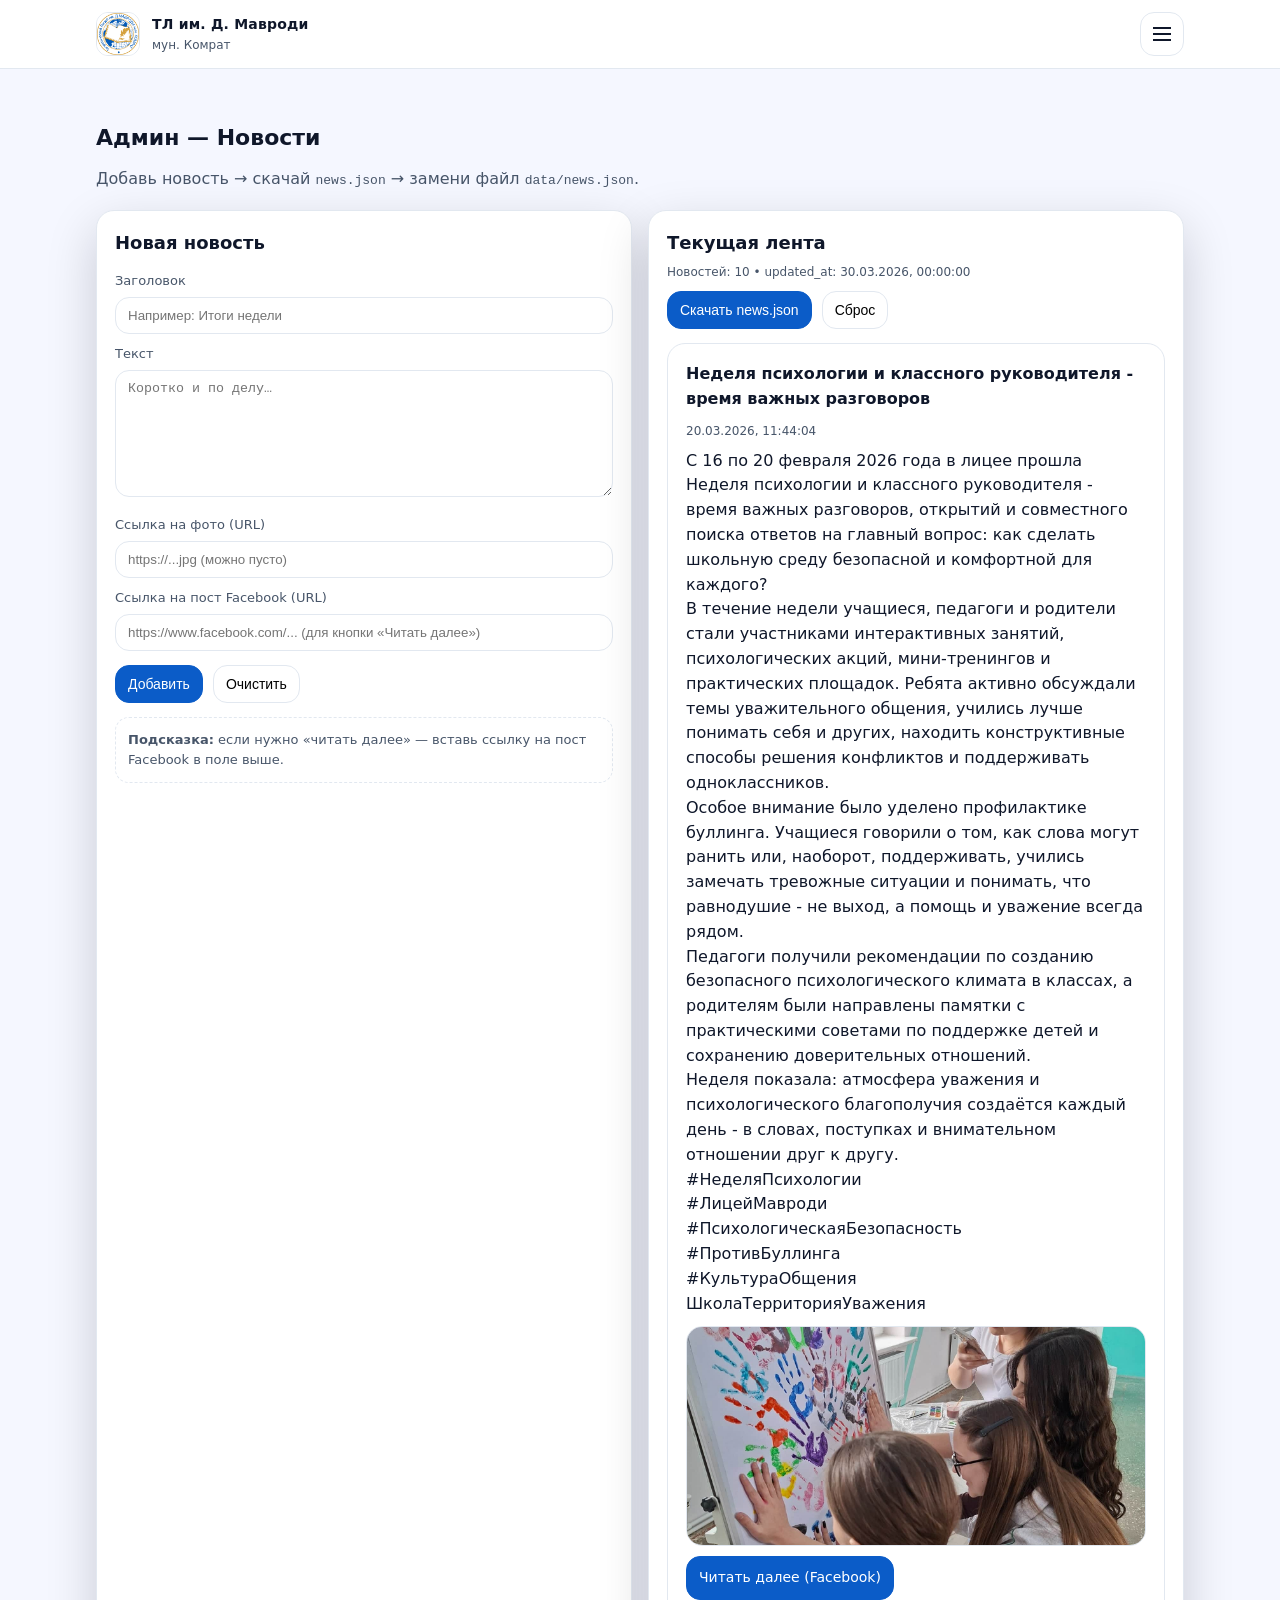
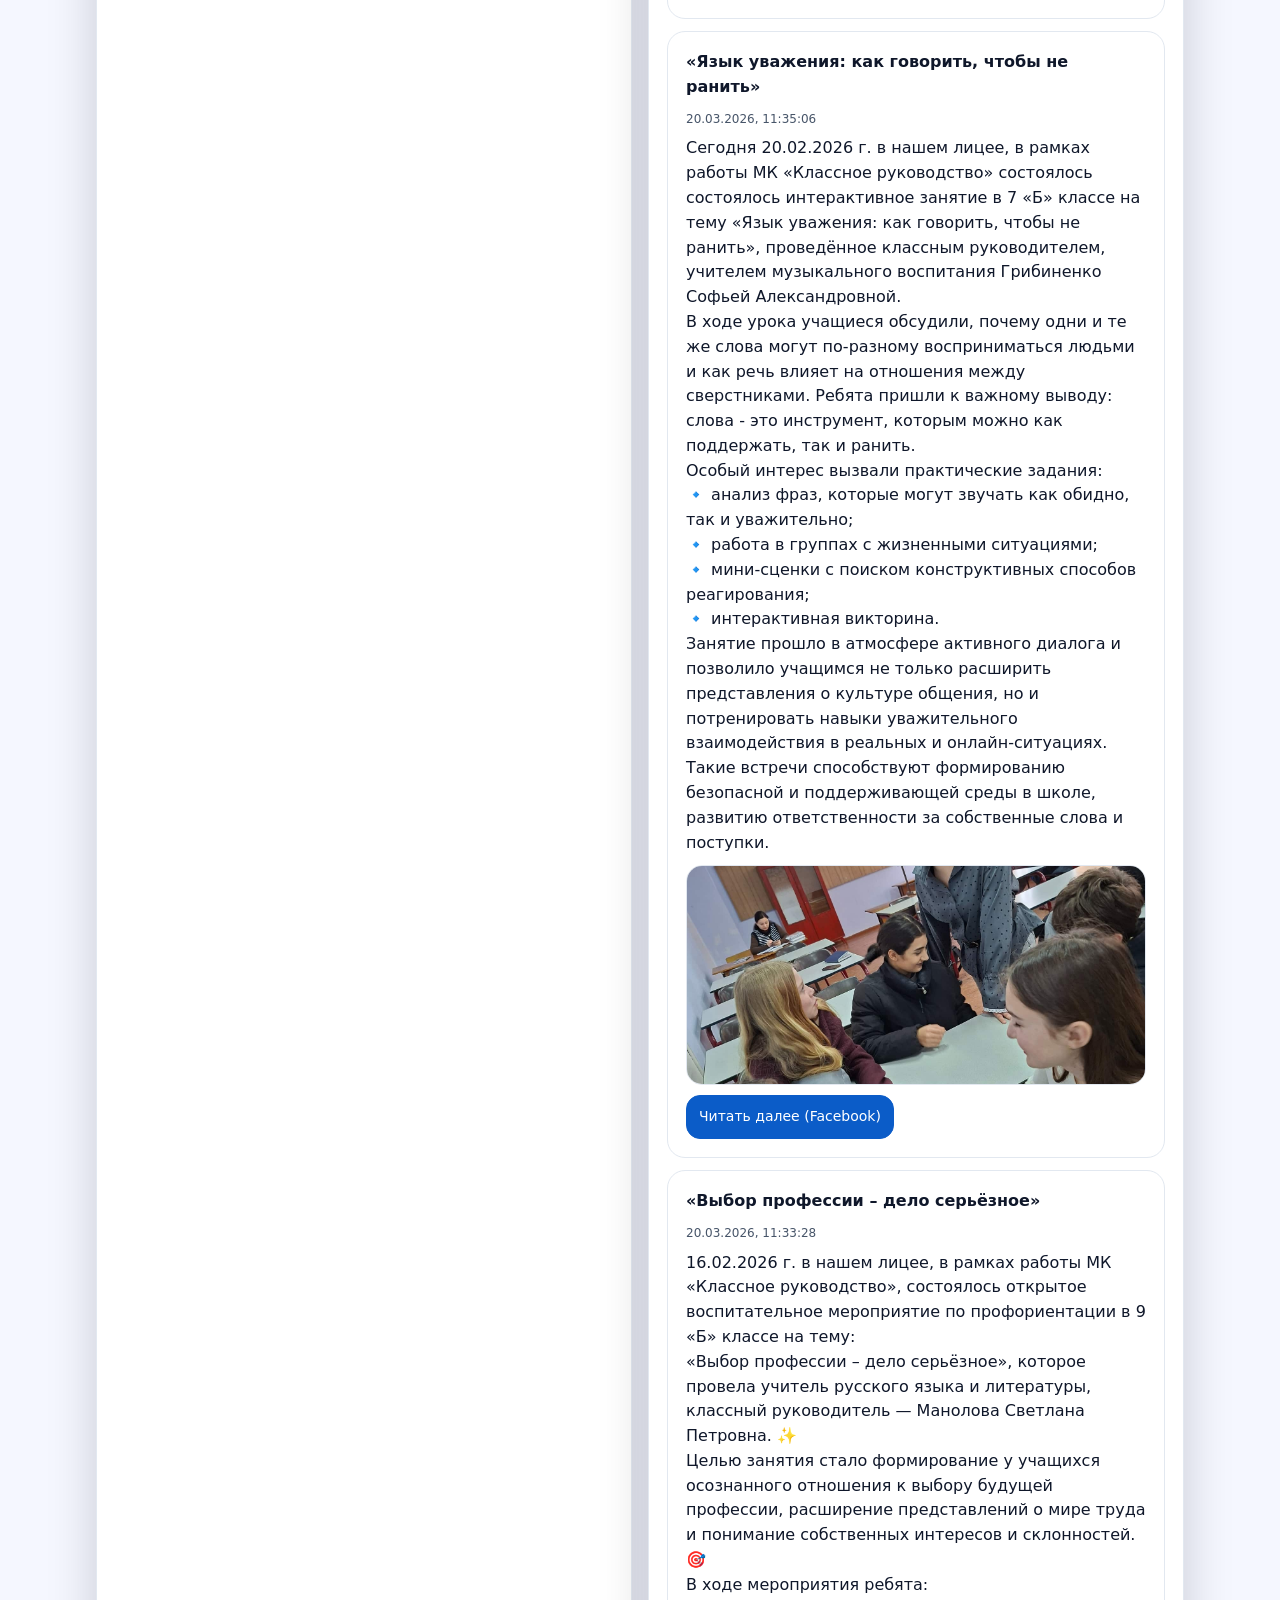
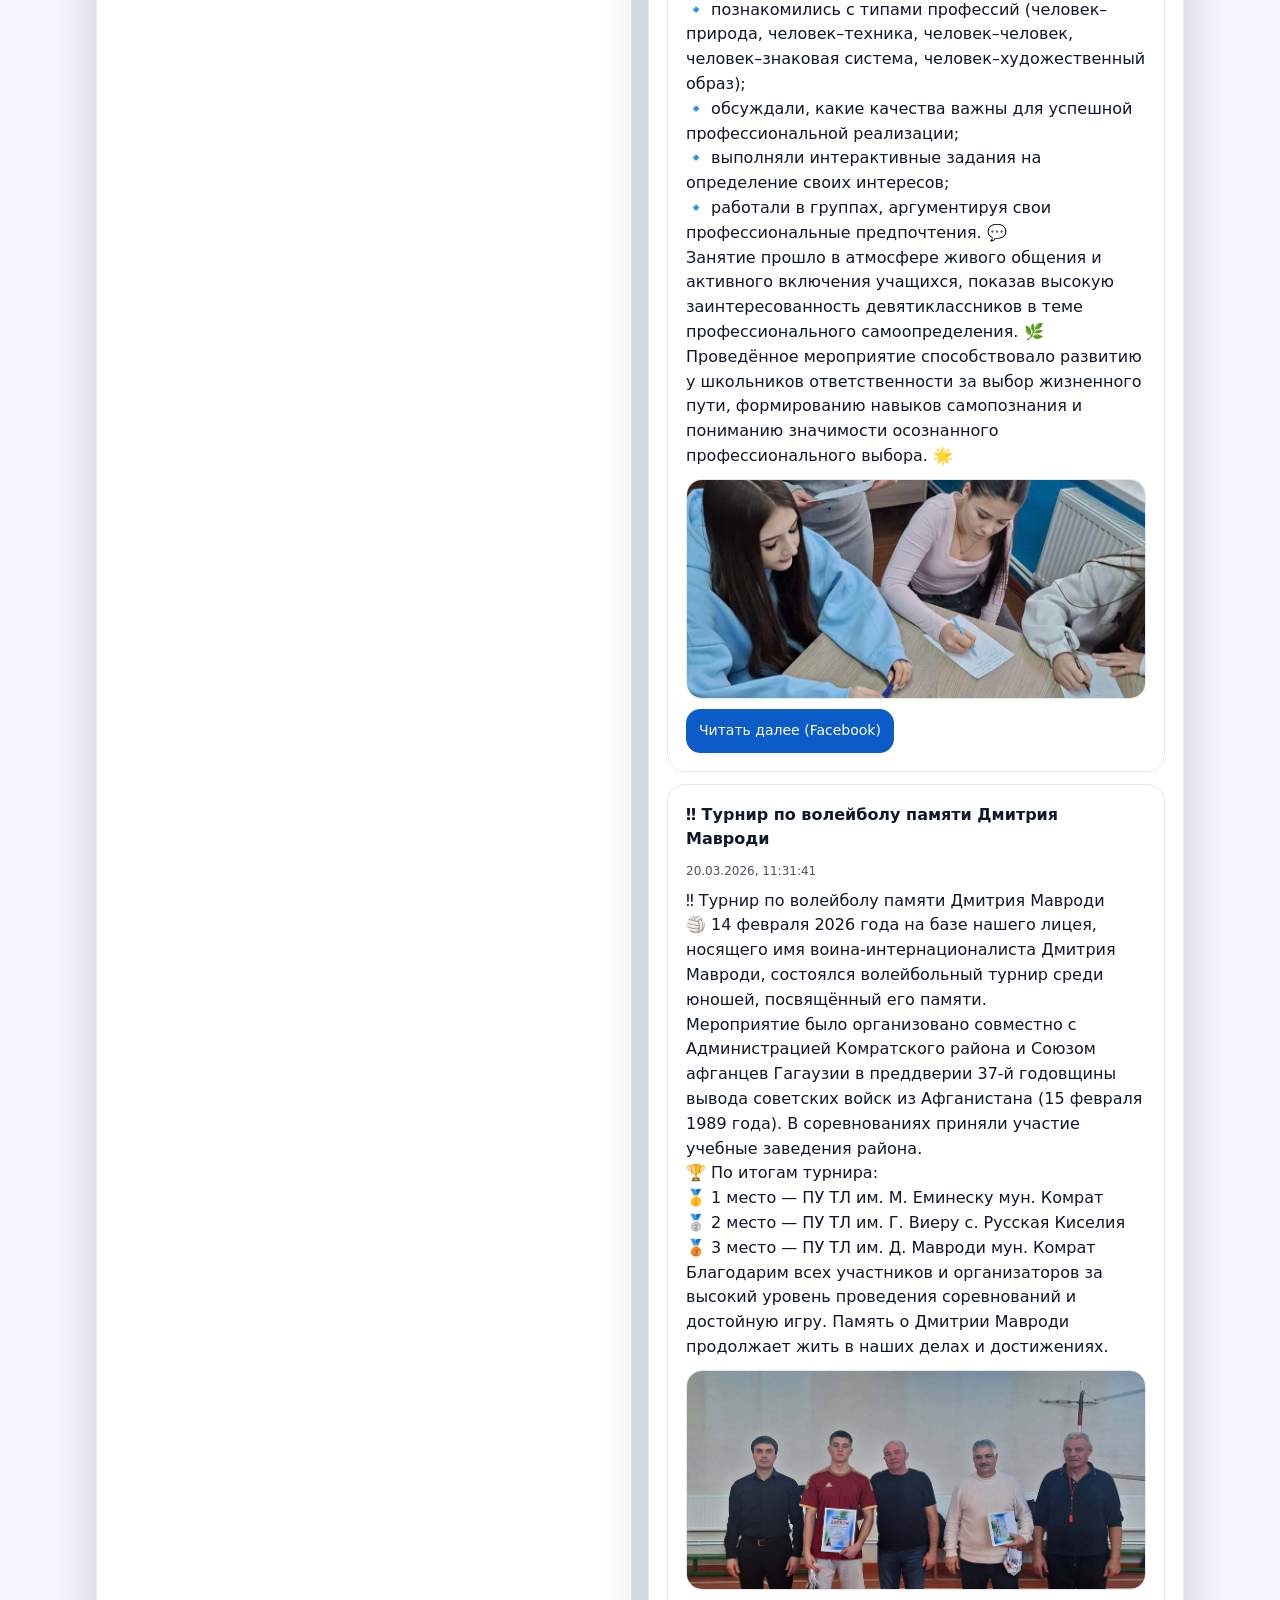
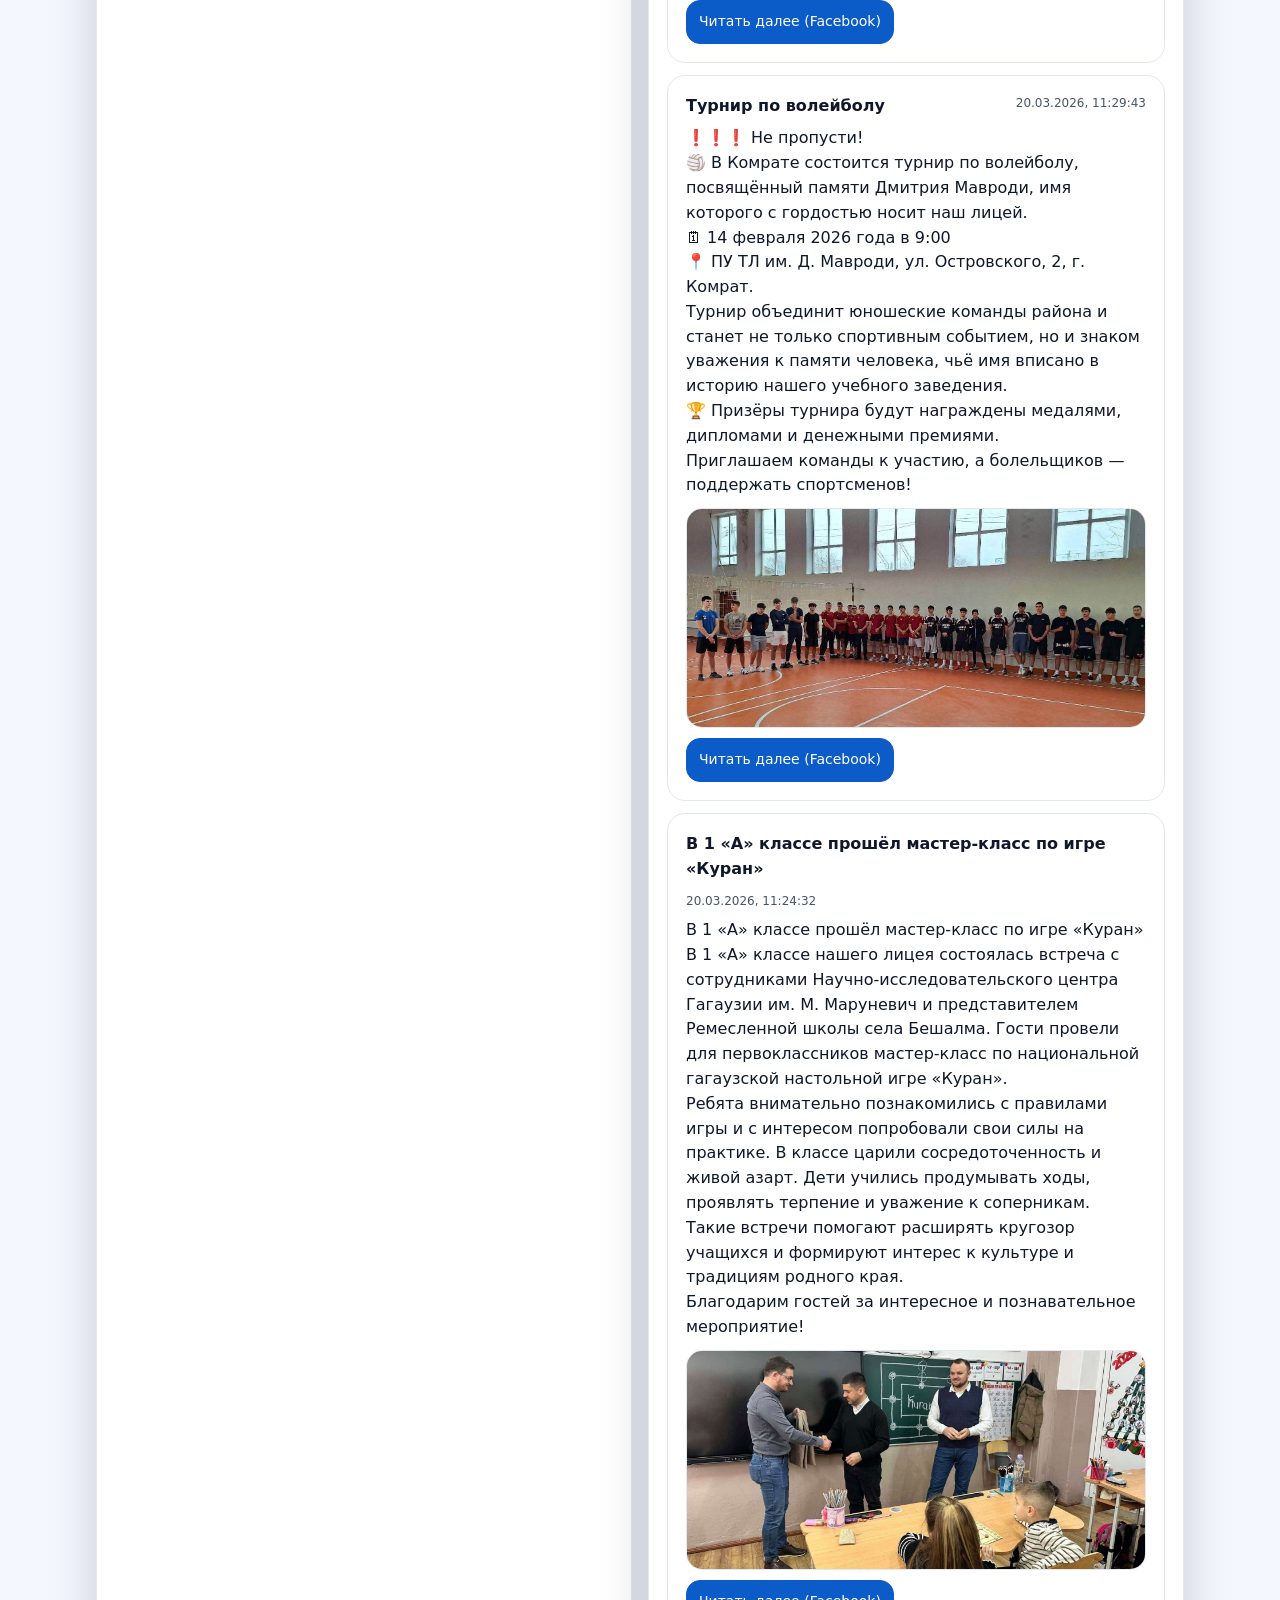
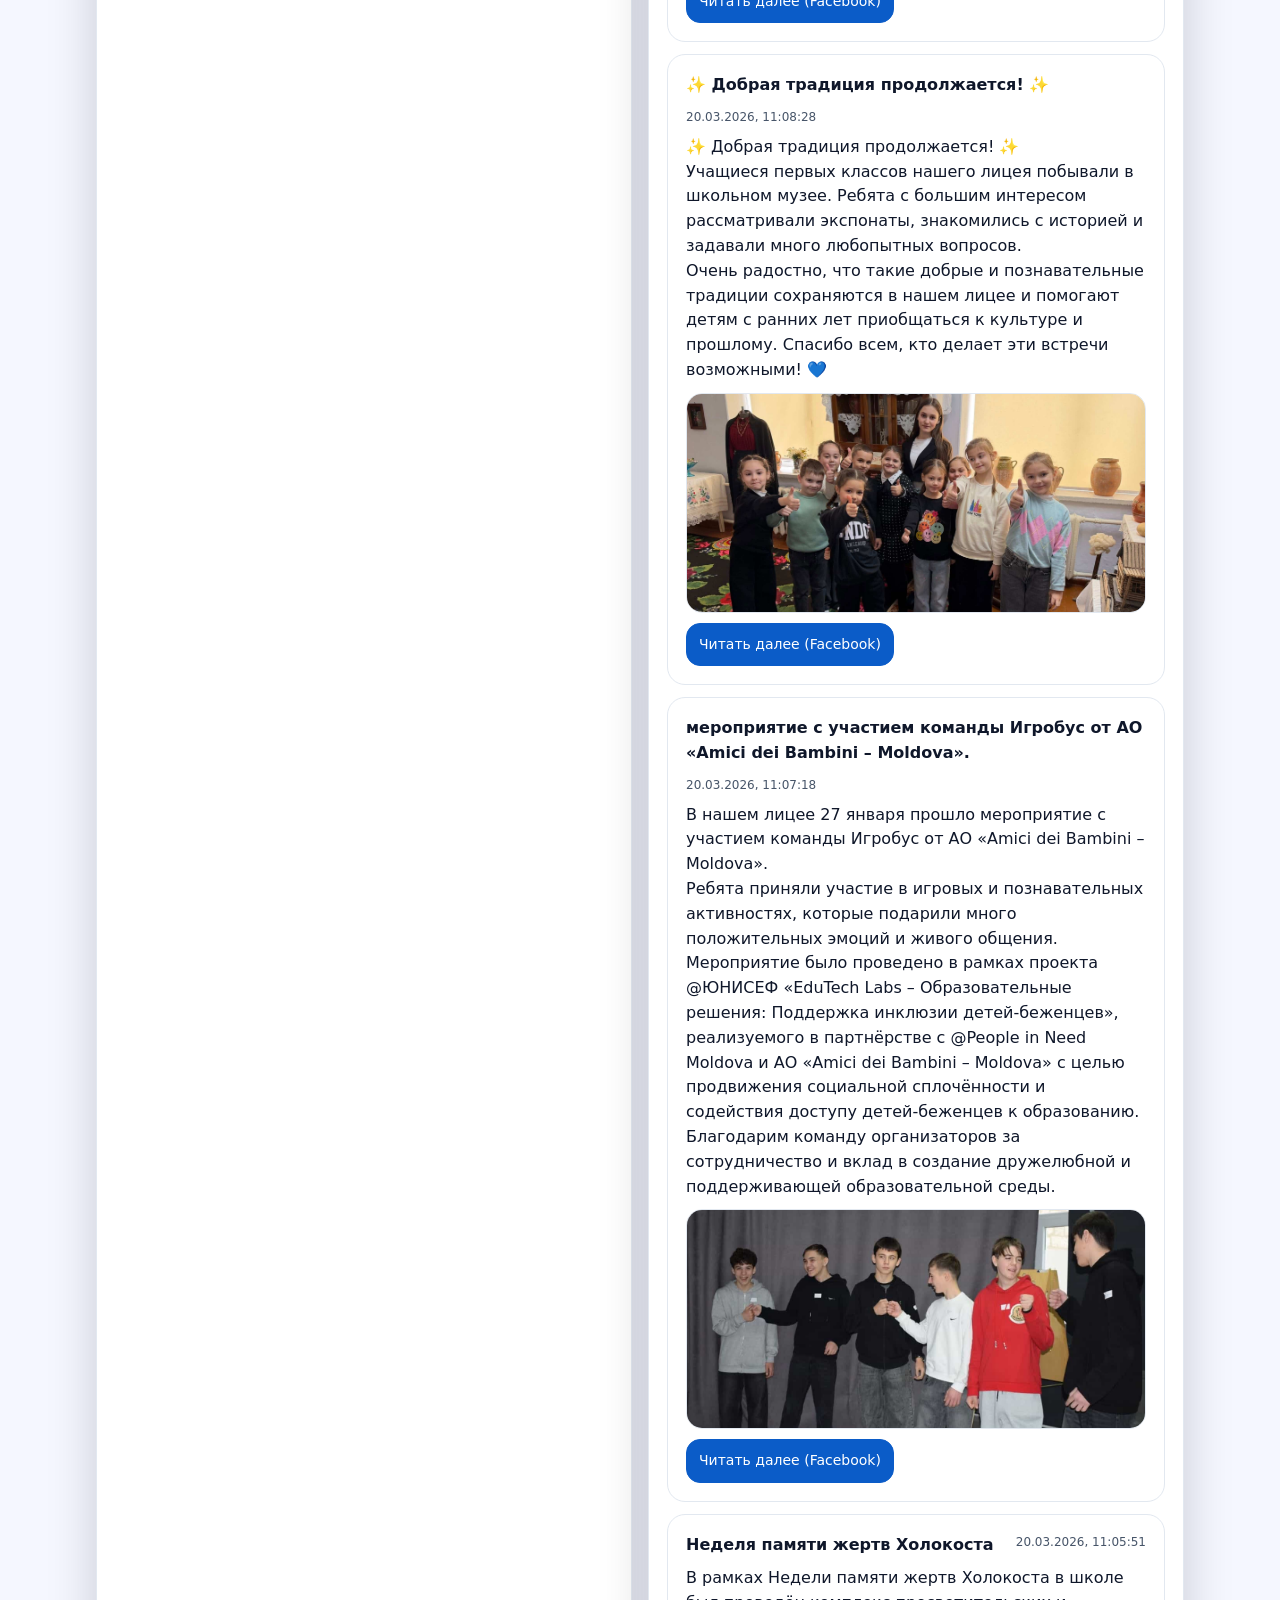
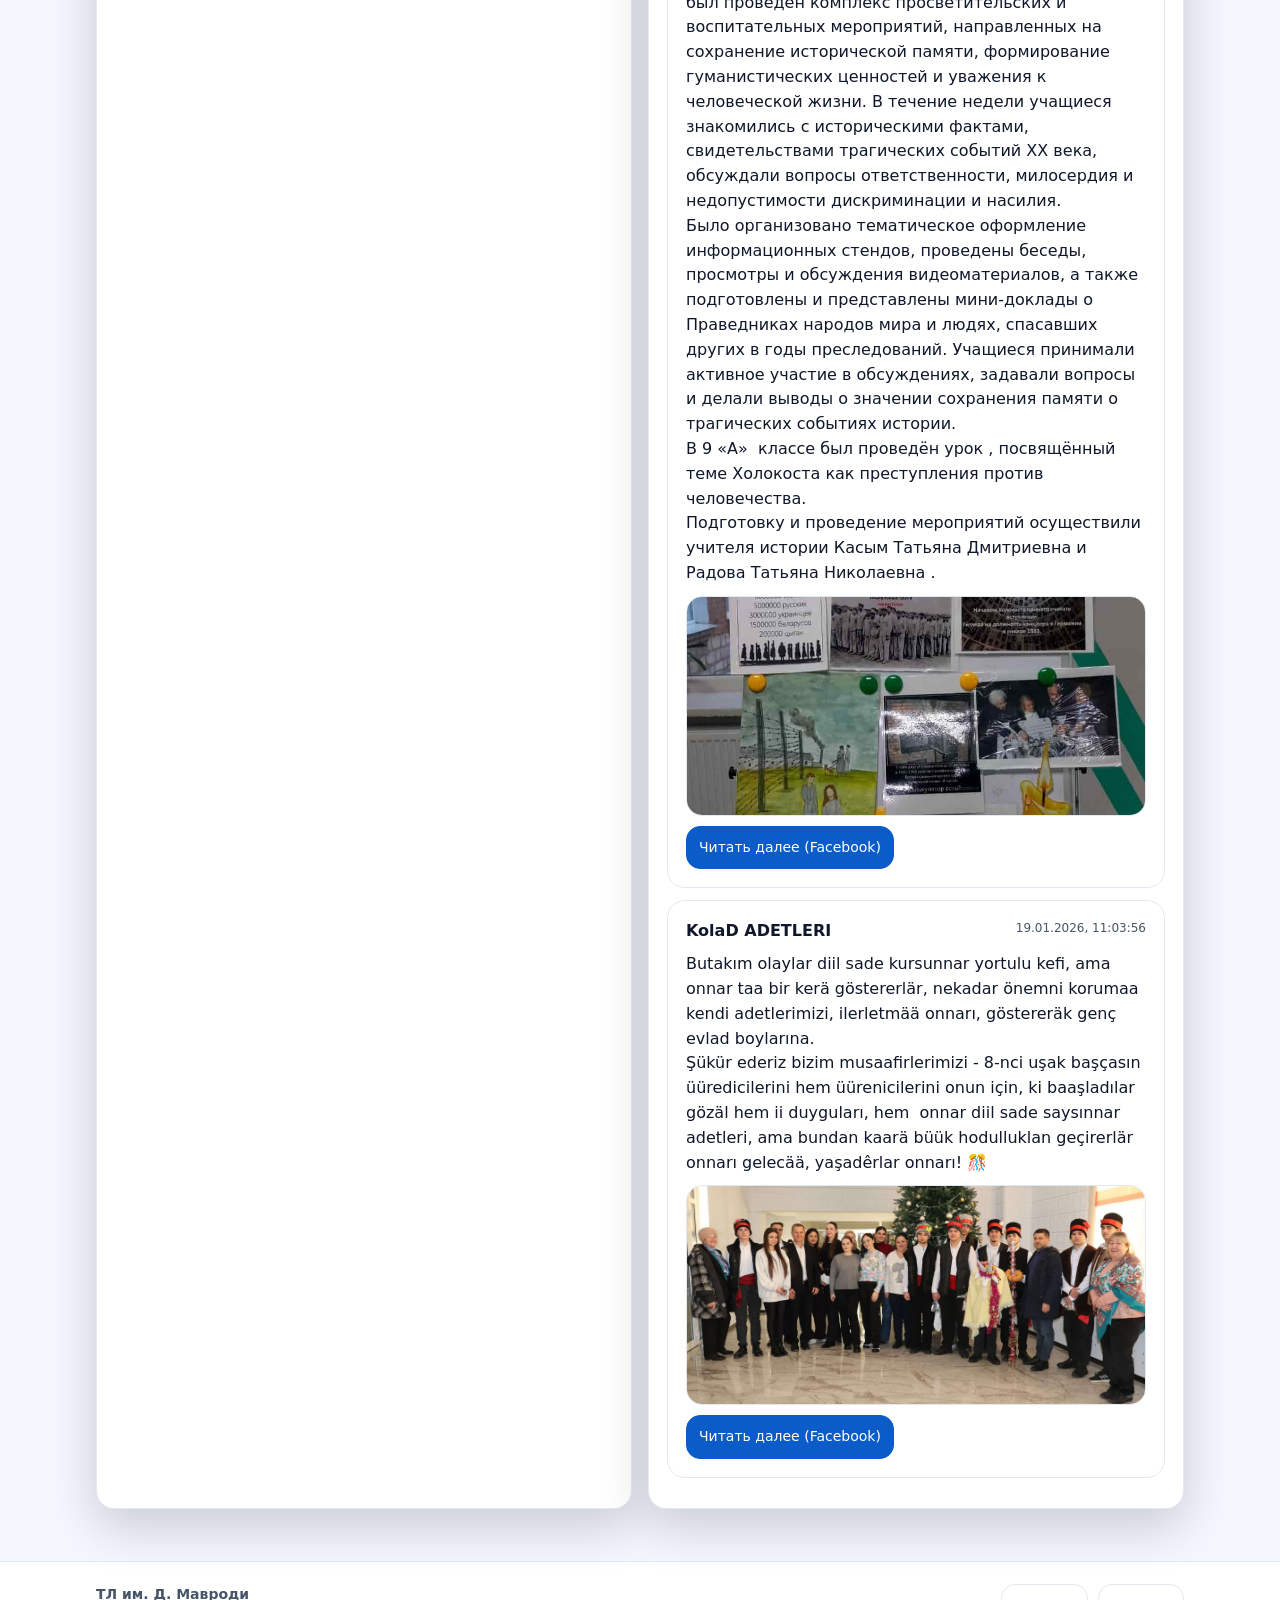
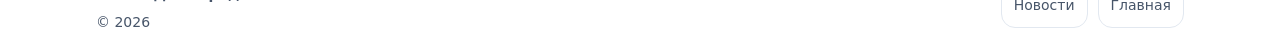
<file: admin.html>
<!doctype html>
<html lang="ru">
<head>
  <meta charset="utf-8" />
  <meta name="viewport" content="width=device-width,initial-scale=1" />
  <title>Админ — Новости</title>
  <meta name="robots" content="noindex,nofollow" />
  <link rel="icon" type="image/png" href="assets/img/logo.png" />
  <link rel="stylesheet" href="assets/css/styles.css" />
</head>
<body>

  <header class="header">
    <div class="container">
      <div class="row">
        <a class="brand" href="index.html" aria-label="На главную">
          <span class="logo">
            <img src="assets/img/logo.png" alt="Логотип: ТЛ им. Д. Мавроди">
          </span>
          <span class="title">
            <strong>ТЛ им. Д. Мавроди</strong>
            <span>мун. Комрат</span>
          </span>
        </a>

        <div class="header-actions">
          <button class="burger" type="button" aria-label="Открыть меню" data-menu-open>
            <span></span>
          </button>
        </div>
      </div>
    </div>
  </header>

 <!-- MENU -->
 <div class="overlay" data-overlay>
    <div class="backdrop" data-backdrop></div>

    <div class="panel" role="dialog" aria-modal="true" aria-label="Меню сайта">
      <div class="panel-head">
        <b>Меню</b>
        <button class="close" type="button" aria-label="Закрыть меню" data-menu-close>✕</button>
      </div>

      <nav class="menu" aria-label="Навигация">
        <a href="index.html">
          <b>Главная</b>
          <span>Главная страница</span>
        </a>
        <a href="about.html">
          <b>О нас</b>
          <span>Информация о лицее, руководство, история</span>
        </a>
        <a href="admission.html">
          <b>Приём</b>
          <span>Правила, сроки, документы для поступления</span>
        </a>
        <a href="news.html">
          <b>Новости</b>
          <span>Лента событий и обновлений лицея</span>
        </a>
        <a href="timetable.html">
          <b>Расписание</b>
          <span>Занятия, изменения, актуальная версия</span>
        </a>
        <a href="teachers.html">
          <b>Преподаватели</b>
          <span>Состав педагогов и направления</span>
        </a>
        <a href="documents.html">
          <b>Документы</b>
          <span>Приказы, положения, протоколы и др.</span>
        </a>
        <a href="contacts.html">
          <b>Контакты</b>
          <span>Адрес, карта, форма обратной связи</span>
        </a>
        <a href="vacancies.html">
          <b>Вакансии</b>
          <span>Открытые вакансии и требования</span>
        </a>
        <a href="admin.html">
          <b>Админ (новости)</b>
          <span>Добавление новостей и выгрузка news.json</span>
        </a>
        <a href="admin-docs.html">
          <b>Админ (документы)</b>
          <span>Добавление документов и выгрузка documents.json</span>
        </a>
        <a href="admin-timetable.html">
          <b>Админ (расписание)</b>
          <span>Добавление расписания и выгрузка timetable.json</span>
        </a>
      </nav>
    </div>
  </div>
  <main>
    <section class="section alt">
      <div class="container">
        <h2>Админ — Новости</h2>
        <p class="lead">Добавь новость → скачай <code>news.json</code> → замени файл <code>data/news.json</code>.</p>

        <div style="display:grid; grid-template-columns: 1fr 1fr; gap:16px;">
          <div class="card padded">
            <h3 style="margin:0 0 14px; font-size:18px;">Новая новость</h3>

            <label style="display:block;font-size:13px;color:var(--muted);margin:10px 0 6px;">Заголовок</label>
            <input id="title" type="text" placeholder="Например: Итоги недели"
              style="width:100%;padding:10px 12px;border:1px solid var(--border);border-radius:14px;outline:none;background:#fff;" />

            <label style="display:block;font-size:13px;color:var(--muted);margin:10px 0 6px;">Текст</label>
            <textarea id="text" rows="7" placeholder="Коротко и по делу…"
              style="width:100%;padding:10px 12px;border:1px solid var(--border);border-radius:14px;outline:none;resize:vertical;background:#fff;"></textarea>

            <label style="display:block;font-size:13px;color:var(--muted);margin:10px 0 6px;">Ссылка на фото (URL)</label>
            <input id="image" type="url" placeholder="https://...jpg (можно пусто)"
              style="width:100%;padding:10px 12px;border:1px solid var(--border);border-radius:14px;outline:none;background:#fff;" />

            <label style="display:block;font-size:13px;color:var(--muted);margin:10px 0 6px;">Ссылка на пост Facebook (URL)</label>
            <input id="link" type="url" placeholder="https://www.facebook.com/... (для кнопки «Читать далее»)"
              style="width:100%;padding:10px 12px;border:1px solid var(--border);border-radius:14px;outline:none;background:#fff;" />

            <div style="display:flex; gap:10px; flex-wrap:wrap; margin-top:14px;">
              <button class="btn primary" type="button" id="addBtn">Добавить</button>
              <button class="btn" type="button" id="clearBtn">Очистить</button>
            </div>

            <div style="margin-top:14px; padding:12px; border:1px dashed var(--border); border-radius:14px; color:var(--muted); font-size:13px;">
              <b>Подсказка:</b> если нужно «читать далее» — вставь ссылку на пост Facebook в поле выше.
            </div>
          </div>

          <div class="card padded">
            <div style="display:flex; align-items:flex-end; justify-content:space-between; gap:10px; flex-wrap:wrap;">
              <div>
                <h3 style="margin:0 0 6px; font-size:18px;">Текущая лента</h3>
                <div id="meta" style="font-size:12px;color:var(--muted)"></div>
              </div>

              <div style="display:flex; gap:10px; flex-wrap:wrap;">
                <button class="btn primary" type="button" id="downloadBtn">Скачать news.json</button>
                <button class="btn" type="button" id="resetBtn" title="Очистить список (локально)">Сброс</button>
              </div>
            </div>

            <div id="list" style="margin-top:14px;"></div>
          </div>
        </div>
      </div>
    </section>
  </main>

  <footer class="footer">
    <div class="container">
      <div class="row">
        <div>
          <div><b>ТЛ им. Д. Мавроди</b></div>
          <div style="margin-top:6px">© <span id="year"></span></div>
        </div>
        <div style="display:flex;gap:10px;flex-wrap:wrap">
          <a class="btn" href="news.html">Новости</a>
          <a class="btn" href="index.html">Главная</a>
        </div>
      </div>
    </div>
  </footer>

  <script>document.getElementById('year').textContent = new Date().getFullYear();</script>
  <script src="assets/js/app.js"></script>
  <script src="assets/js/admin.js"></script>

  <script>
    const mq = window.matchMedia("(max-width: 980px)");
    function applyGrid() {
      const grid = document.querySelector(".section .container > div[style*='grid-template-columns']");
      if (!grid) return;
      grid.style.gridTemplateColumns = mq.matches ? "1fr" : "1fr 1fr";
    }
    mq.addEventListener("change", applyGrid);
    applyGrid();
  </script>
</body>
</html>
</file>
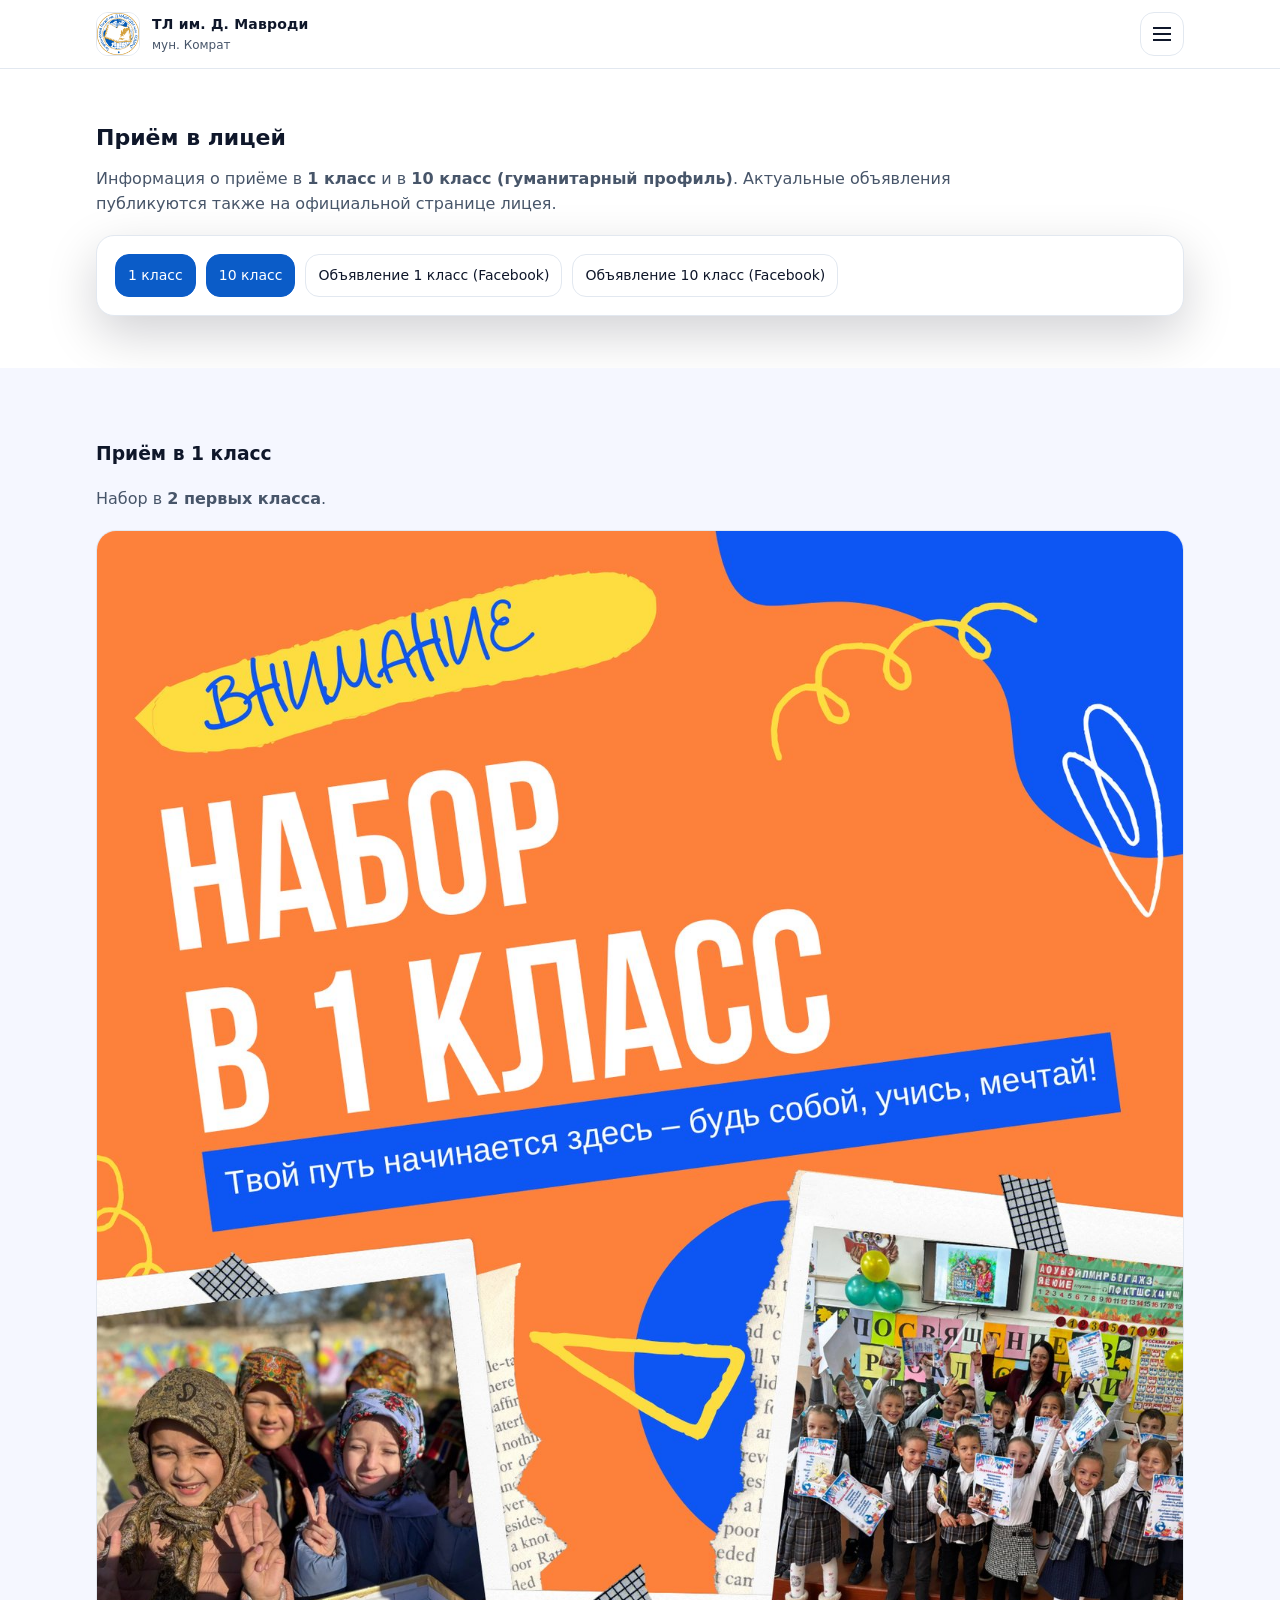
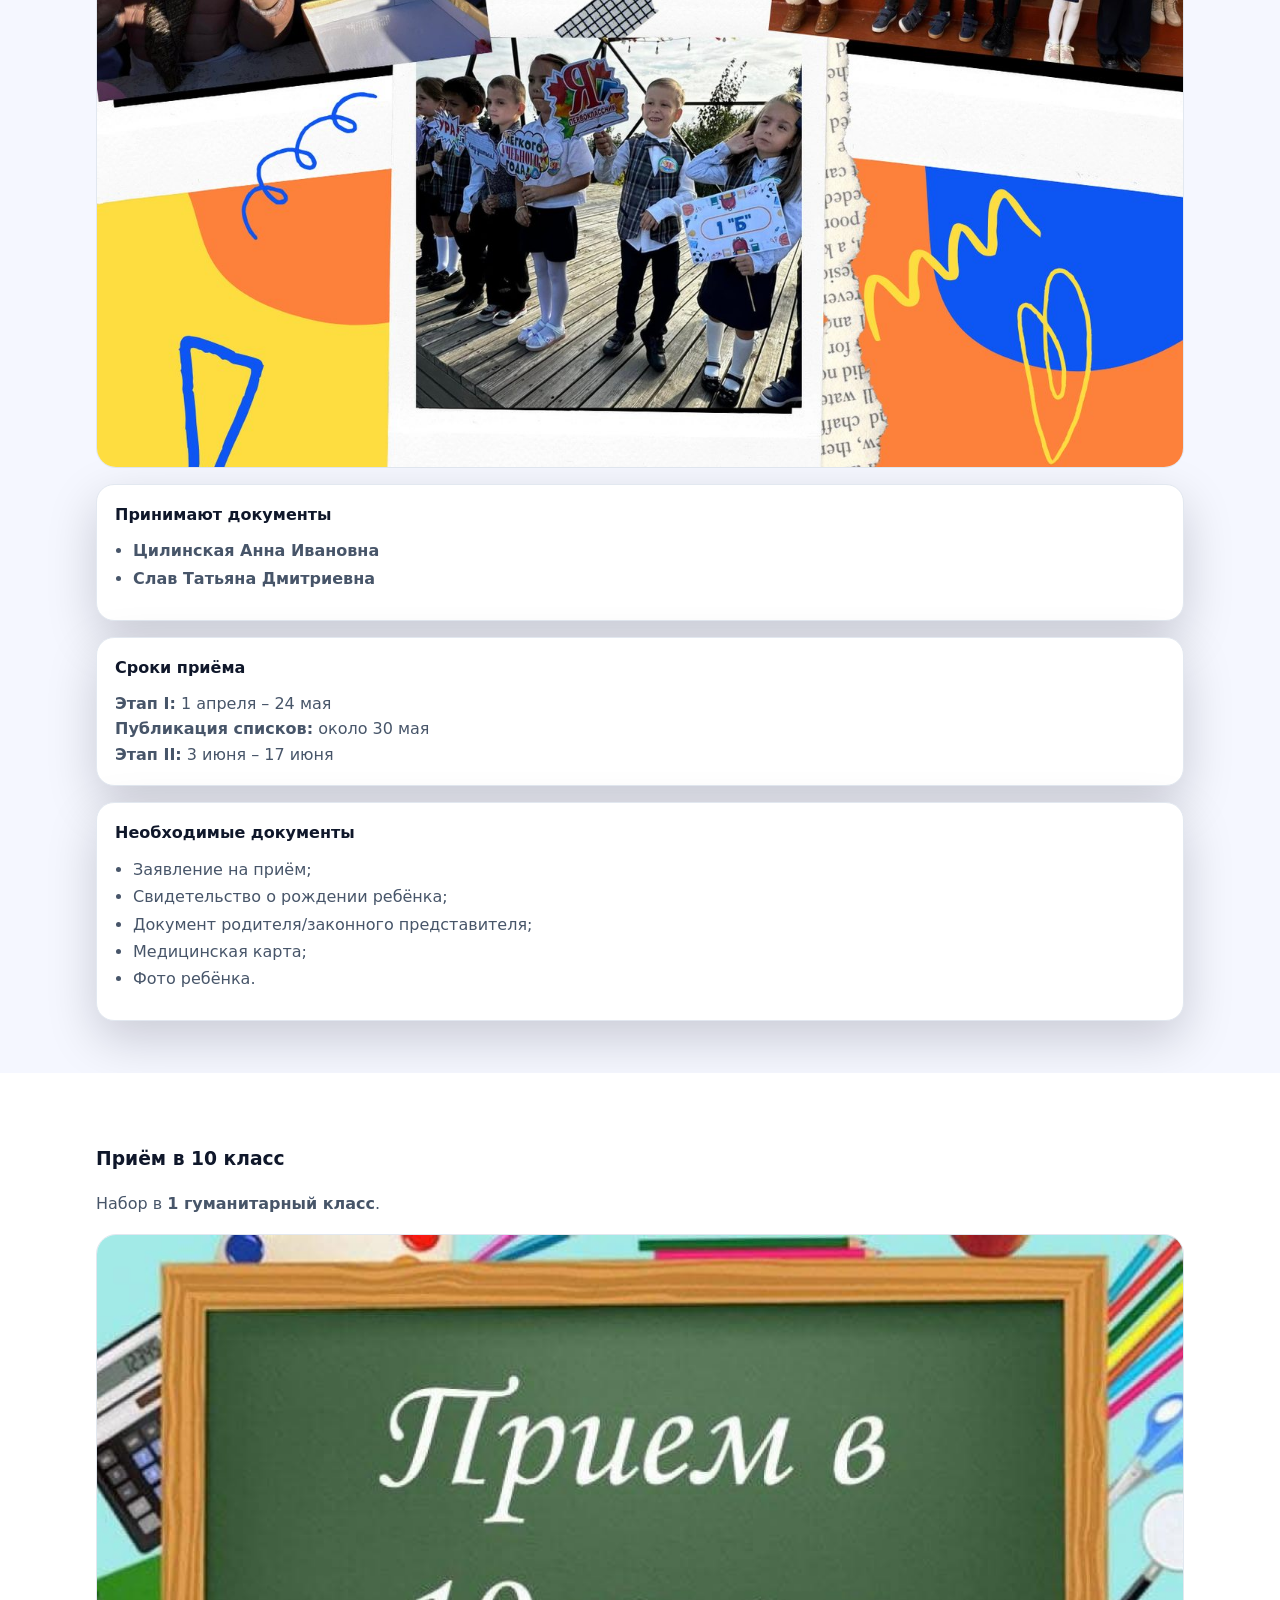
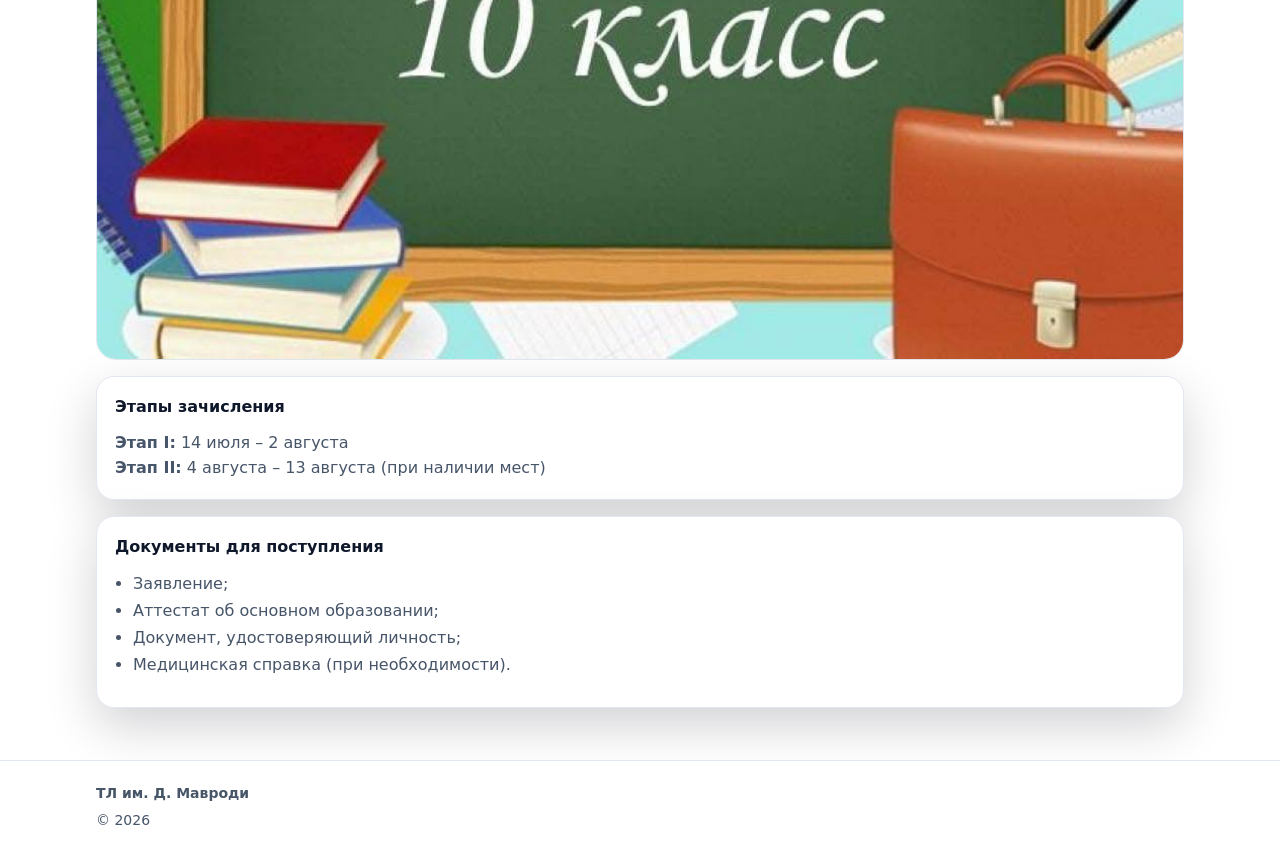
<file: admission.html>
<!doctype html>
<html lang="ru">
<head>
  <meta charset="utf-8" />
  <meta name="viewport" content="width=device-width,initial-scale=1" />
  <title>Приём — ТЛ им. Д. Мавроди</title>
  <meta name="description" content="Приём в 1 класс и 10 класс (гуманитарный профиль) — ТЛ им. Д. Мавроди, Комрат" />
  <link rel="icon" type="image/png" href="assets/img/logo.png" />
  <link rel="stylesheet" href="assets/css/styles.css" />
</head>
<body>

<header class="header">
  <div class="container">
    <div class="row">
      <a class="brand" href="index.html">
        <span class="logo">
          <img src="assets/img/logo.png" alt="Логотип ТЛ им. Д. Мавроди">
        </span>
        <span class="title">
          <strong>ТЛ им. Д. Мавроди</strong>
          <span>мун. Комрат</span>
        </span>
      </a>
      <button class="burger" data-menu-open><span></span></button>
    </div>
  </div>
</header>

<!-- MENU -->
 <div class="overlay" data-overlay>
    <div class="backdrop" data-backdrop></div>

    <div class="panel" role="dialog" aria-modal="true" aria-label="Меню сайта">
      <div class="panel-head">
        <b>Меню</b>
        <button class="close" type="button" aria-label="Закрыть меню" data-menu-close>✕</button>
      </div>

      <nav class="menu" aria-label="Навигация">
        <a href="index.html">
          <b>Главная</b>
          <span>Главная страница</span>
        </a>
        <a href="about.html">
          <b>О нас</b>
          <span>Информация о лицее, руководство, история</span>
        </a>
        <a href="admission.html">
          <b>Приём</b>
          <span>Правила, сроки, документы для поступления</span>
        </a>
        <a href="news.html">
          <b>Новости</b>
          <span>Лента событий и обновлений лицея</span>
        </a>
        <a href="timetable.html">
          <b>Расписание</b>
          <span>Занятия, изменения, актуальная версия</span>
        </a>
        <a href="teachers.html">
          <b>Преподаватели</b>
          <span>Состав педагогов и направления</span>
        </a>
        <a href="documents.html">
          <b>Документы</b>
          <span>Приказы, положения, протоколы и др.</span>
        </a>
        <a href="contacts.html">
          <b>Контакты</b>
          <span>Адрес, карта, форма обратной связи</span>
        </a>
        <a href="vacancies.html">
          <b>Вакансии</b>
          <span>Открытые вакансии и требования</span>
        </a>
        <a href="admin.html">
          <b>Админ (новости)</b>
          <span>Добавление новостей и выгрузка news.json</span>
        </a>
        <a href="admin-docs.html">
          <b>Админ (документы)</b>
          <span>Добавление документов и выгрузка documents.json</span>
        </a>
        <a href="admin-timetable.html">
          <b>Админ (расписание)</b>
          <span>Добавление расписания и выгрузка timetable.json</span>
        </a>
      </nav>
    </div>
  </div>
<main>

<section class="section">
  <div class="container">
    <h2>Приём в лицей</h2>
    <p class="lead">
      Информация о приёме в <b>1 класс</b> и в <b>10 класс (гуманитарный профиль)</b>.
      Актуальные объявления публикуются также на официальной странице лицея.
    </p>

    <div class="card padded" style="margin-top:16px;">
      <div style="display:flex;gap:10px;flex-wrap:wrap;">
        <a class="btn primary" href="#grade1">1 класс</a>
        <a class="btn primary" href="#grade10">10 класс</a>
        <a class="btn" target="_blank" href="https://www.facebook.com/share/p/1C3ApqGMUL/">Объявление 1 класс (Facebook)</a>
        <a class="btn" target="_blank" href="https://www.facebook.com/share/p/17iRA4Wjrh/">Объявление 10 класс (Facebook)</a>
      </div>
    </div>
  </div>
</section>

<section class="section alt" id="grade1">
  <div class="container">
    <h3>Приём в 1 класс</h3>
    <p class="lead">Набор в <b>2 первых класса</b>.</p>

    <div style="margin:16px 0;border-radius:20px;overflow:hidden;border:1px solid var(--border)">
      <img src="assets/img/admission/grade1.jpg"
           alt="Приём в 1 класс — ТЛ им. Д. Мавроди"
           style="width:100%;height:auto;display:block">
    </div>

    <div class="card padded" style="margin-bottom:16px;">
      <b>Принимают документы</b>
      <ul style="margin:10px 0;padding-left:18px;color:var(--muted);line-height:1.7">
        <li><b>Цилинская Анна Ивановна</b></li>
        <li><b>Слав Татьяна Дмитриевна</b></li>
      </ul>
    </div>

    <div class="card padded" style="margin-bottom:16px;">
      <b>Сроки приёма</b>
      <div style="margin-top:10px;color:var(--muted);line-height:1.6">
        <div><b>Этап I:</b> 1 апреля – 24 мая</div>
        <div><b>Публикация списков:</b> около 30 мая</div>
        <div><b>Этап II:</b> 3 июня – 17 июня</div>
      </div>
    </div>

    <div class="card padded">
      <b>Необходимые документы</b>
      <ul style="margin:10px 0;padding-left:18px;color:var(--muted);line-height:1.7">
        <li>Заявление на приём;</li>
        <li>Свидетельство о рождении ребёнка;</li>
        <li>Документ родителя/законного представителя;</li>
        <li>Медицинская карта;</li>
        <li>Фото ребёнка.</li>
      </ul>
    </div>
  </div>
</section>

<section class="section" id="grade10">
  <div class="container">
    <h3>Приём в 10 класс</h3>
    <p class="lead">Набор в <b>1 гуманитарный класс</b>.</p>

    <div style="margin:16px 0;border-radius:20px;overflow:hidden;border:1px solid var(--border)">
      <img src="assets/img/admission/grade10.jpg"
           alt="Приём в 10 класс — ТЛ им. Д. Мавроди"
           style="width:100%;height:auto;display:block">
    </div>

    <div class="card padded" style="margin-bottom:16px;">
      <b>Этапы зачисления</b>
      <div style="margin-top:10px;color:var(--muted);line-height:1.6">
        <div><b>Этап I:</b> 14 июля – 2 августа</div>
        <div><b>Этап II:</b> 4 августа – 13 августа (при наличии мест)</div>
      </div>
    </div>

    <div class="card padded">
      <b>Документы для поступления</b>
      <ul style="margin:10px 0;padding-left:18px;color:var(--muted);line-height:1.7">
        <li>Заявление;</li>
        <li>Аттестат об основном образовании;</li>
        <li>Документ, удостоверяющий личность;</li>
        <li>Медицинская справка (при необходимости).</li>
      </ul>
    </div>
  </div>
</section>

</main>

<footer class="footer">
  <div class="container">
    <div><b>ТЛ им. Д. Мавроди</b></div>
    <div style="margin-top:6px">© <span id="year"></span></div>
  </div>
</footer>

<script>document.getElementById("year").textContent = new Date().getFullYear();</script>
<script src="assets/js/app.js"></script>
</body>
</html>
</file>
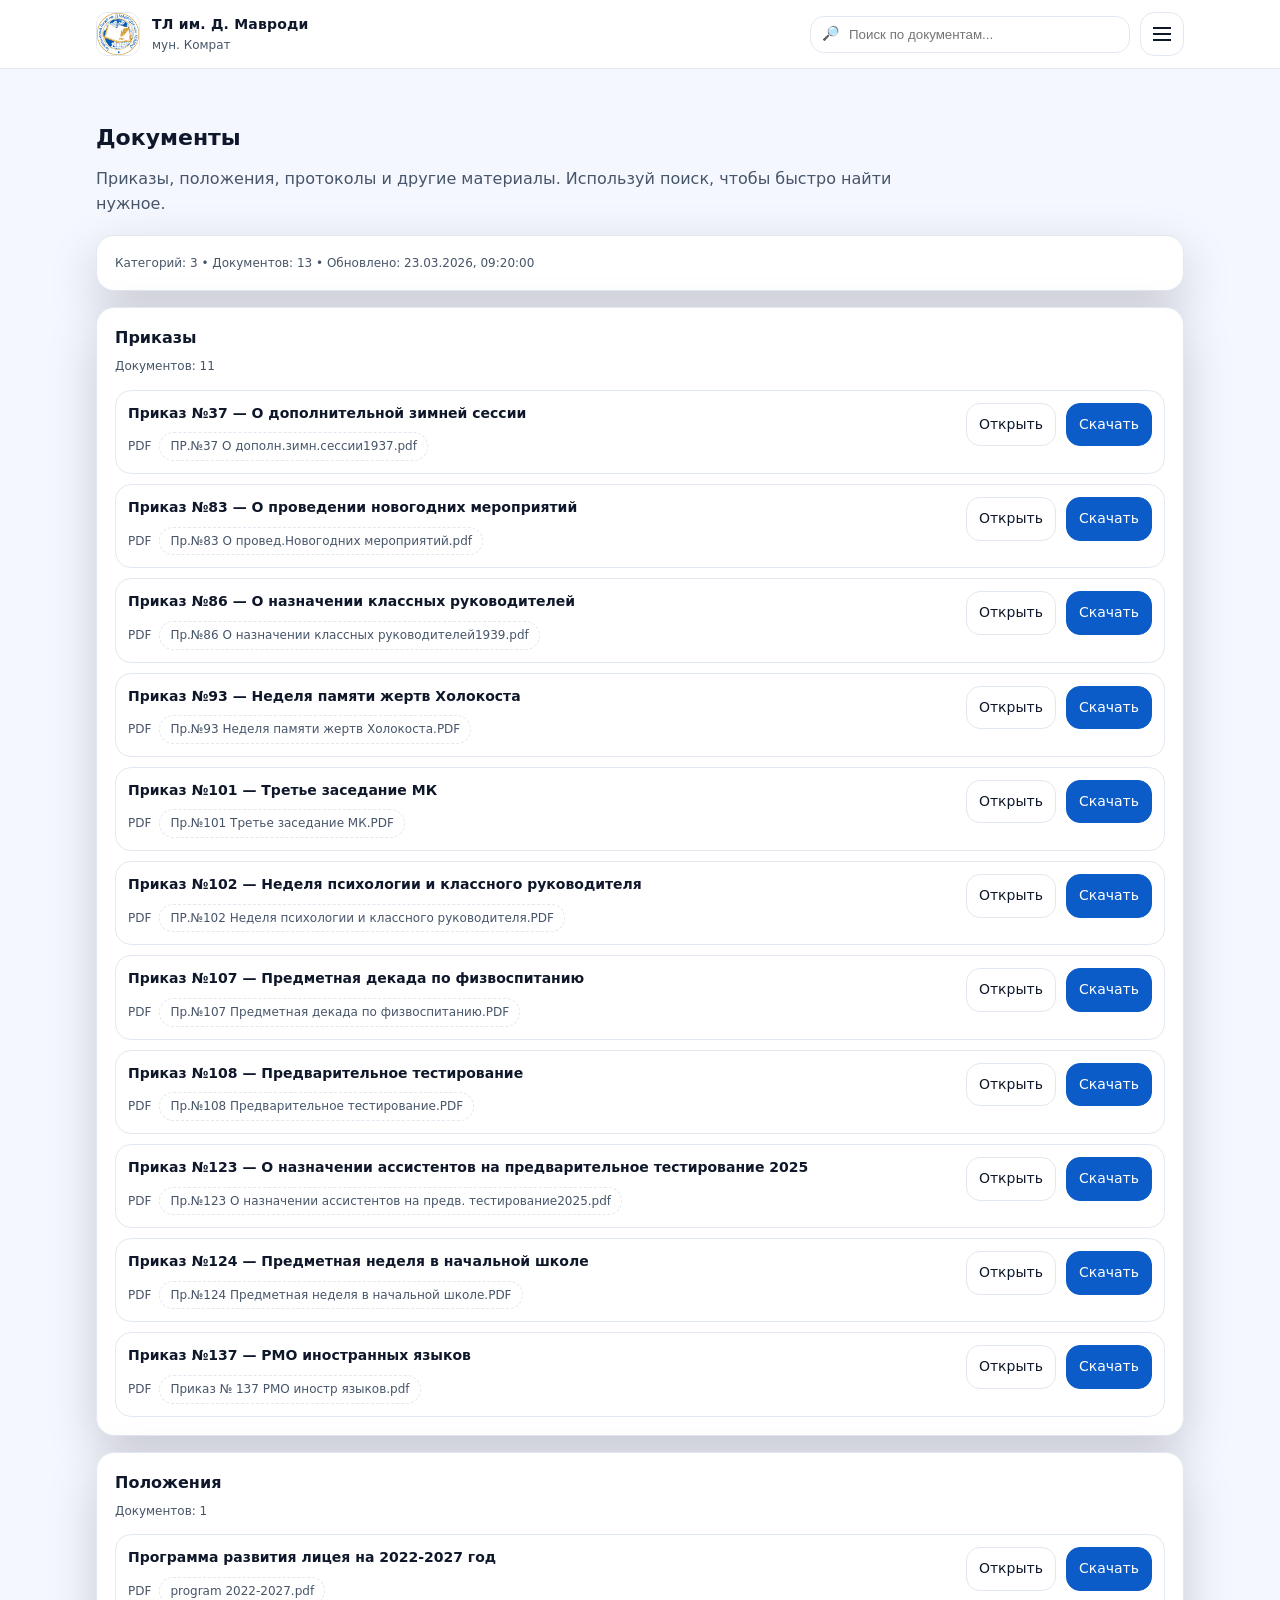
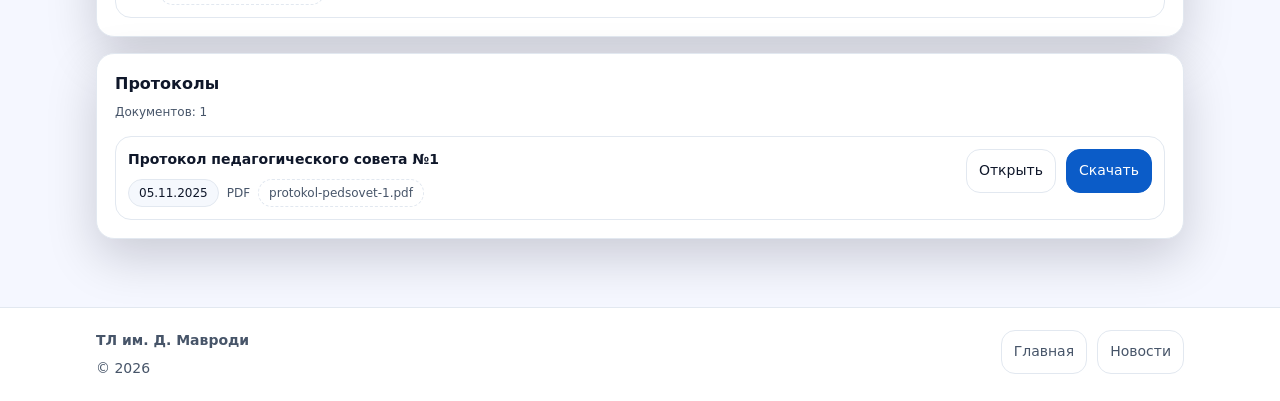
<file: documents.html>
<!doctype html>
<html lang="ru">
<head>
  <meta charset="utf-8" />
  <meta name="viewport" content="width=device-width,initial-scale=1" />
  <title>Документы — ТЛ им. Д. Мавроди</title>
  <meta name="description" content="Документы лицея: приказы, положения, протоколы и другое." />
 <link rel="icon" type="image/png" href="assets/img/logo.png" />
  <link rel="stylesheet" href="assets/css/styles.css" />
</head>
<body>
  <header class="header">
    <div class="container">
      <div class="row">
        <a class="brand" href="index.html" aria-label="На главную">
          <span class="logo">
            <img src="assets/img/logo.png" alt="Логотип: ТЛ им. Д. Мавроди">
          </span>
          <span class="title">
            <strong>ТЛ им. Д. Мавроди</strong>
            <span>мун. Комрат</span>
          </span>
        </a>
        <div class="header-actions">
          <div class="searchbox">
            <span class="icon">🔎</span>
            <input id="docSearch" type="search" placeholder="Поиск по документам..." />
          </div>
          <button class="burger" type="button" aria-label="Открыть меню" data-menu-open>
            <span></span>
          </button>
        </div>
      </div>
    </div>
  </header>

  <!-- MENU -->
 <div class="overlay" data-overlay>
    <div class="backdrop" data-backdrop></div>

    <div class="panel" role="dialog" aria-modal="true" aria-label="Меню сайта">
      <div class="panel-head">
        <b>Меню</b>
        <button class="close" type="button" aria-label="Закрыть меню" data-menu-close>✕</button>
      </div>

      <nav class="menu" aria-label="Навигация">
        <a href="index.html">
          <b>Главная</b>
          <span>Главная страница</span>
        </a>
        <a href="about.html">
          <b>О нас</b>
          <span>Информация о лицее, руководство, история</span>
        </a>
        <a href="admission.html">
          <b>Приём</b>
          <span>Правила, сроки, документы для поступления</span>
        </a>
        <a href="news.html">
          <b>Новости</b>
          <span>Лента событий и обновлений лицея</span>
        </a>
        <a href="timetable.html">
          <b>Расписание</b>
          <span>Занятия, изменения, актуальная версия</span>
        </a>
        <a href="teachers.html">
          <b>Преподаватели</b>
          <span>Состав педагогов и направления</span>
        </a>
        <a href="documents.html">
          <b>Документы</b>
          <span>Приказы, положения, протоколы и др.</span>
        </a>
        <a href="contacts.html">
          <b>Контакты</b>
          <span>Адрес, карта, форма обратной связи</span>
        </a>
        <a href="vacancies.html">
          <b>Вакансии</b>
          <span>Открытые вакансии и требования</span>
        </a>
        <a href="admin.html">
          <b>Админ (новости)</b>
          <span>Добавление новостей и выгрузка news.json</span>
        </a>
        <a href="admin-docs.html">
          <b>Админ (документы)</b>
          <span>Добавление документов и выгрузка documents.json</span>
        </a>
        <a href="admin-timetable.html">
          <b>Админ (расписание)</b>
          <span>Добавление расписания и выгрузка timetable.json</span>
        </a>
      </nav>
    </div>
  </div>
  <main>
    <section class="section alt">
      <div class="container">
        <h2>Документы</h2>
        <p class="lead">
          Приказы, положения, протоколы и другие материалы. Используй поиск, чтобы быстро найти нужное.
        </p>

        <div class="card padded" style="margin-bottom:16px;">
          <div id="docMeta" style="font-size:12px;color:var(--muted)"></div>
        </div>

        <div id="docList"></div>
      </div>
    </section>
  </main>

  <footer class="footer">
    <div class="container">
      <div class="row">
        <div>
          <div><b>ТЛ им. Д. Мавроди</b></div>
          <div style="margin-top:6px">© <span id="year"></span></div>
        </div>
        <div style="display:flex;gap:10px;flex-wrap:wrap">
          <a class="btn" href="index.html">Главная</a>
          <a class="btn" href="news.html">Новости</a>
        </div>
      </div>
    </div>
  </footer>

  <script>document.getElementById('year').textContent = new Date().getFullYear();</script>
  <script src="assets/js/app.js"></script>
  <script src="assets/js/documents.js"></script>
</body>
</html>
</file>
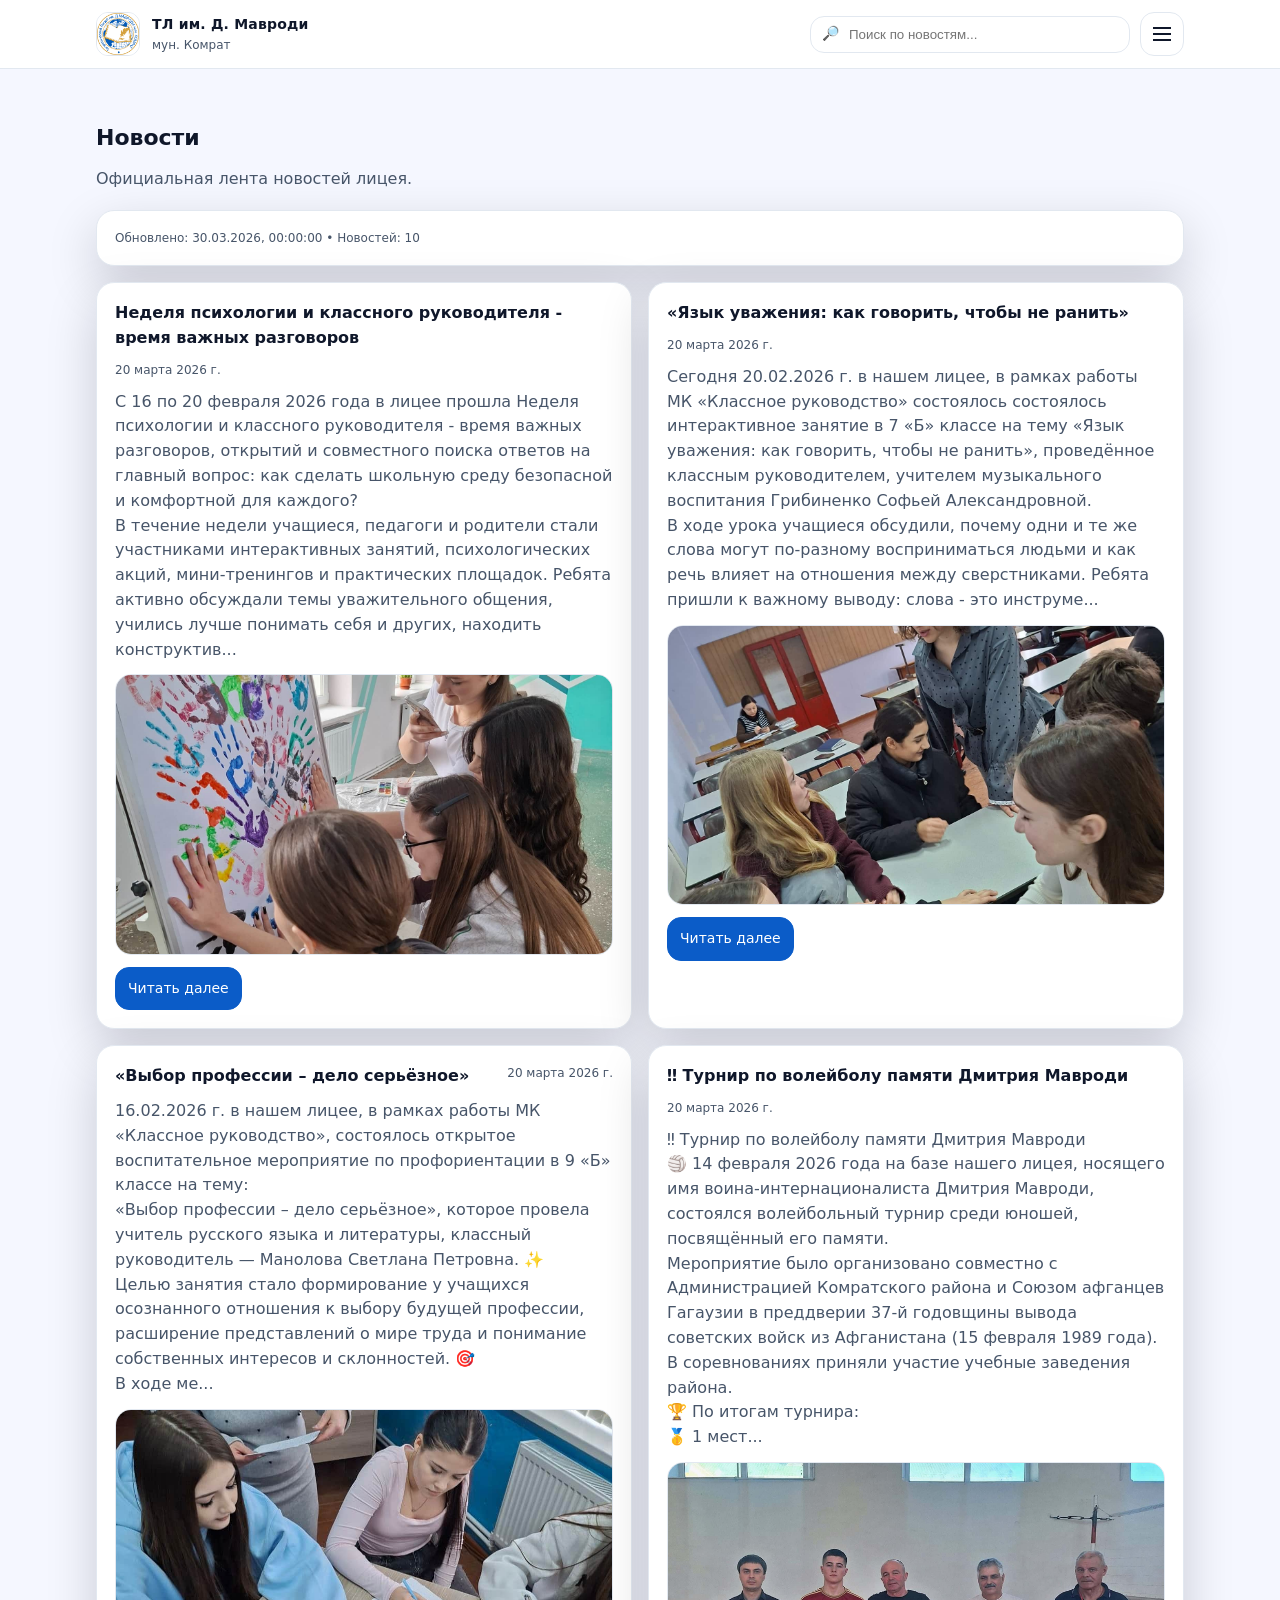
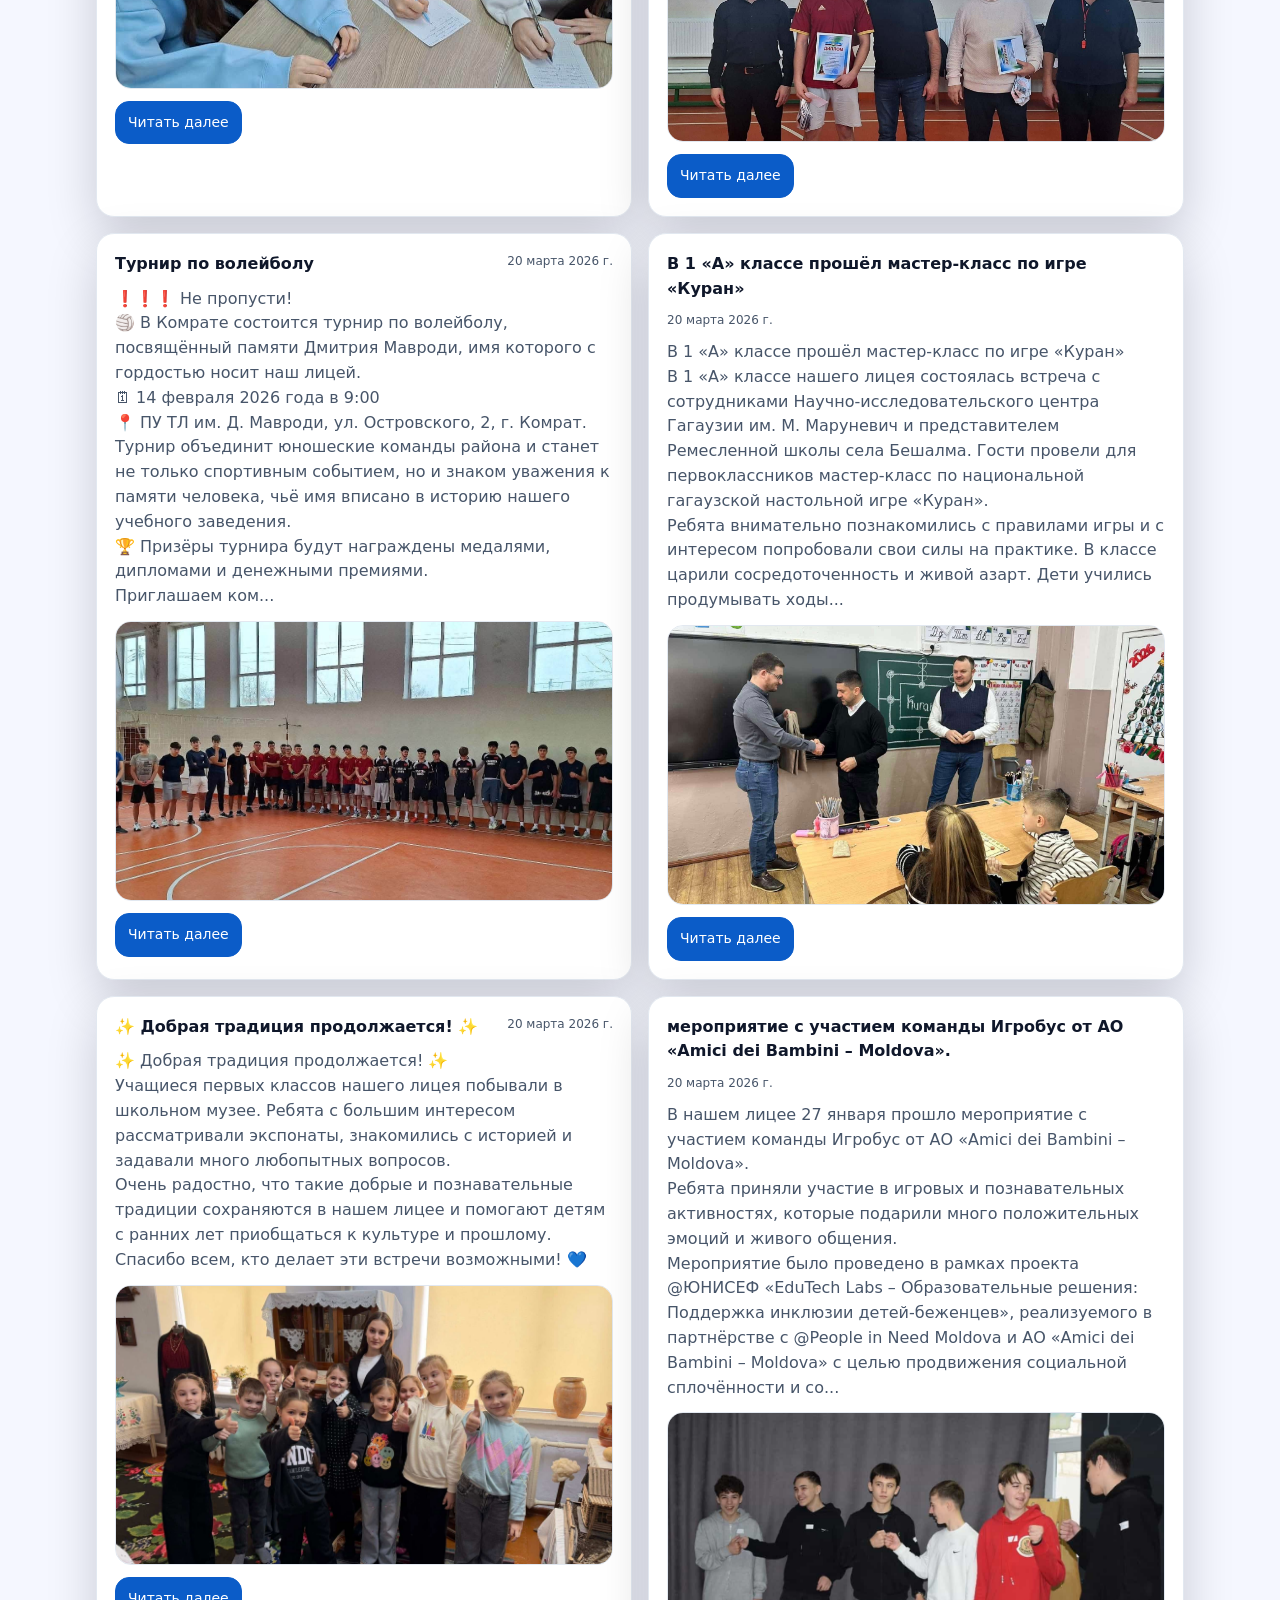
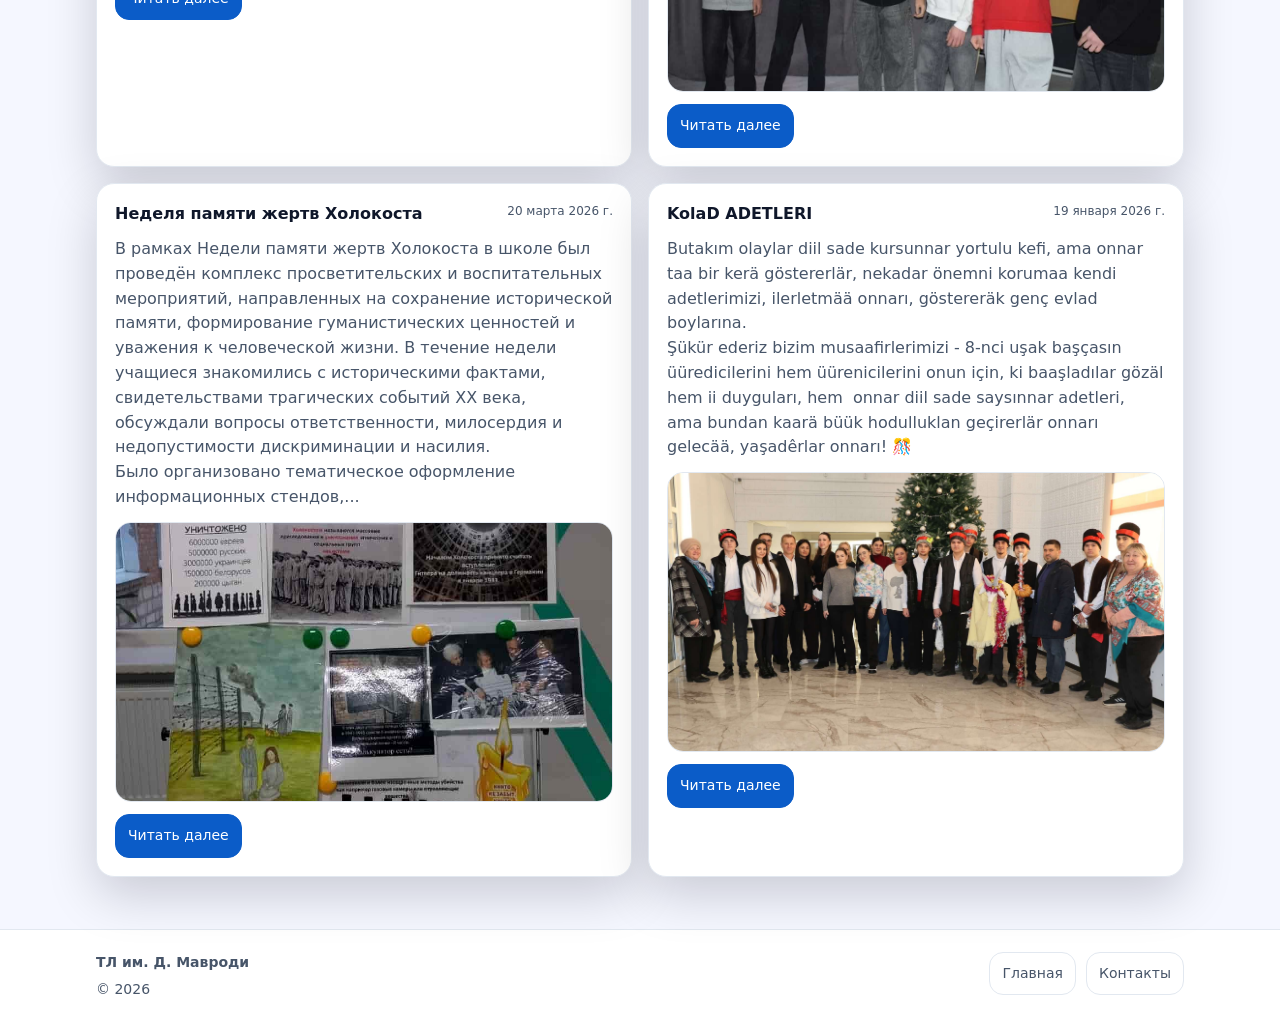
<file: news.html>
<!doctype html>
<html lang="ru">
<head>
  <meta charset="utf-8" />
  <meta name="viewport" content="width=device-width,initial-scale=1" />
  <title>Новости — ТЛ им. Д. Мавроди</title>
  <meta name="description" content="Новости лицея: лента обновлений." />
  <link rel="icon" type="image/png" href="assets/img/logo.png" />
  <link rel="stylesheet" href="assets/css/styles.css" />
</head>
<body>
  <header class="header">
    <div class="container">
      <div class="row">
        <a class="brand" href="index.html" aria-label="На главную">
          <span class="logo">
            <img src="assets/img/logo.png" alt="Логотип: ТЛ им. Д. Мавроди">
          </span>
          <span class="title">
            <strong>ТЛ им. Д. Мавроди</strong>
            <span>мун. Комрат</span>
          </span>
        </a>

        <div class="header-actions">
          <div class="searchbox" title="Поиск по новостям">
            <span class="icon">🔎</span>
            <input id="siteSearch" type="search" placeholder="Поиск по новостям..." autocomplete="off" aria-label="Поиск по новостям" aria-expanded="false" aria-controls="siteSearchResults" />
            <div class="search-results" id="siteSearchResults" hidden></div>
          </div>

          <button class="burger" type="button" aria-label="Открыть меню" data-menu-open>
            <span></span>
          </button>
        </div>
      </div>
    </div>
  </header>
  <!-- MENU -->
 <div class="overlay" data-overlay>
    <div class="backdrop" data-backdrop></div>

    <div class="panel" role="dialog" aria-modal="true" aria-label="Меню сайта">
      <div class="panel-head">
        <b>Меню</b>
        <button class="close" type="button" aria-label="Закрыть меню" data-menu-close>✕</button>
      </div>

      <nav class="menu" aria-label="Навигация">
        <a href="index.html">
          <b>Главная</b>
          <span>Главная страница</span>
        </a>
        <a href="about.html">
          <b>О нас</b>
          <span>Информация о лицее, руководство, история</span>
        </a>
        <a href="admission.html">
          <b>Приём</b>
          <span>Правила, сроки, документы для поступления</span>
        </a>
        <a href="news.html">
          <b>Новости</b>
          <span>Лента событий и обновлений лицея</span>
        </a>
        <a href="timetable.html">
          <b>Расписание</b>
          <span>Занятия, изменения, актуальная версия</span>
        </a>
        <a href="teachers.html">
          <b>Преподаватели</b>
          <span>Состав педагогов и направления</span>
        </a>
        <a href="documents.html">
          <b>Документы</b>
          <span>Приказы, положения, протоколы и др.</span>
        </a>
        <a href="contacts.html">
          <b>Контакты</b>
          <span>Адрес, карта, форма обратной связи</span>
        </a>
        <a href="vacancies.html">
          <b>Вакансии</b>
          <span>Открытые вакансии и требования</span>
        </a>
        <a href="admin.html">
          <b>Админ (новости)</b>
          <span>Добавление новостей и выгрузка news.json</span>
        </a>
        <a href="admin-docs.html">
          <b>Админ (документы)</b>
          <span>Добавление документов и выгрузка documents.json</span>
        </a>
        <a href="admin-timetable.html">
          <b>Админ (расписание)</b>
          <span>Добавление расписания и выгрузка timetable.json</span>
        </a>
      </nav>
    </div>
  </div>

  <main>
    <section class="section alt">
      <div class="container">
        <h2>Новости</h2>
        <p class="lead">Официальная лента новостей лицея.</p>

        <div class="card padded" style="margin-bottom:16px;">
          <div id="newsMeta" style="font-size:12px;color:var(--muted)"></div>
        </div>

        <div data-news-grid></div>
      </div>
    </section>
  </main>

  <footer class="footer">
    <div class="container">
      <div class="row">
        <div>
          <div><b>ТЛ им. Д. Мавроди</b></div>
          <div style="margin-top:6px">© <span id="year"></span></div>
        </div>
        <div style="display:flex;gap:10px;flex-wrap:wrap">
          <a class="btn" href="index.html">Главная</a>
          <a class="btn" href="contacts.html">Контакты</a>
        </div>
      </div>
    </div>
  </footer>

  <script>document.getElementById('year').textContent = new Date().getFullYear();</script>
  <script src="assets/js/app.js"></script>
  <script src="assets/js/news.js"></script>
</body>
</html>
</file>
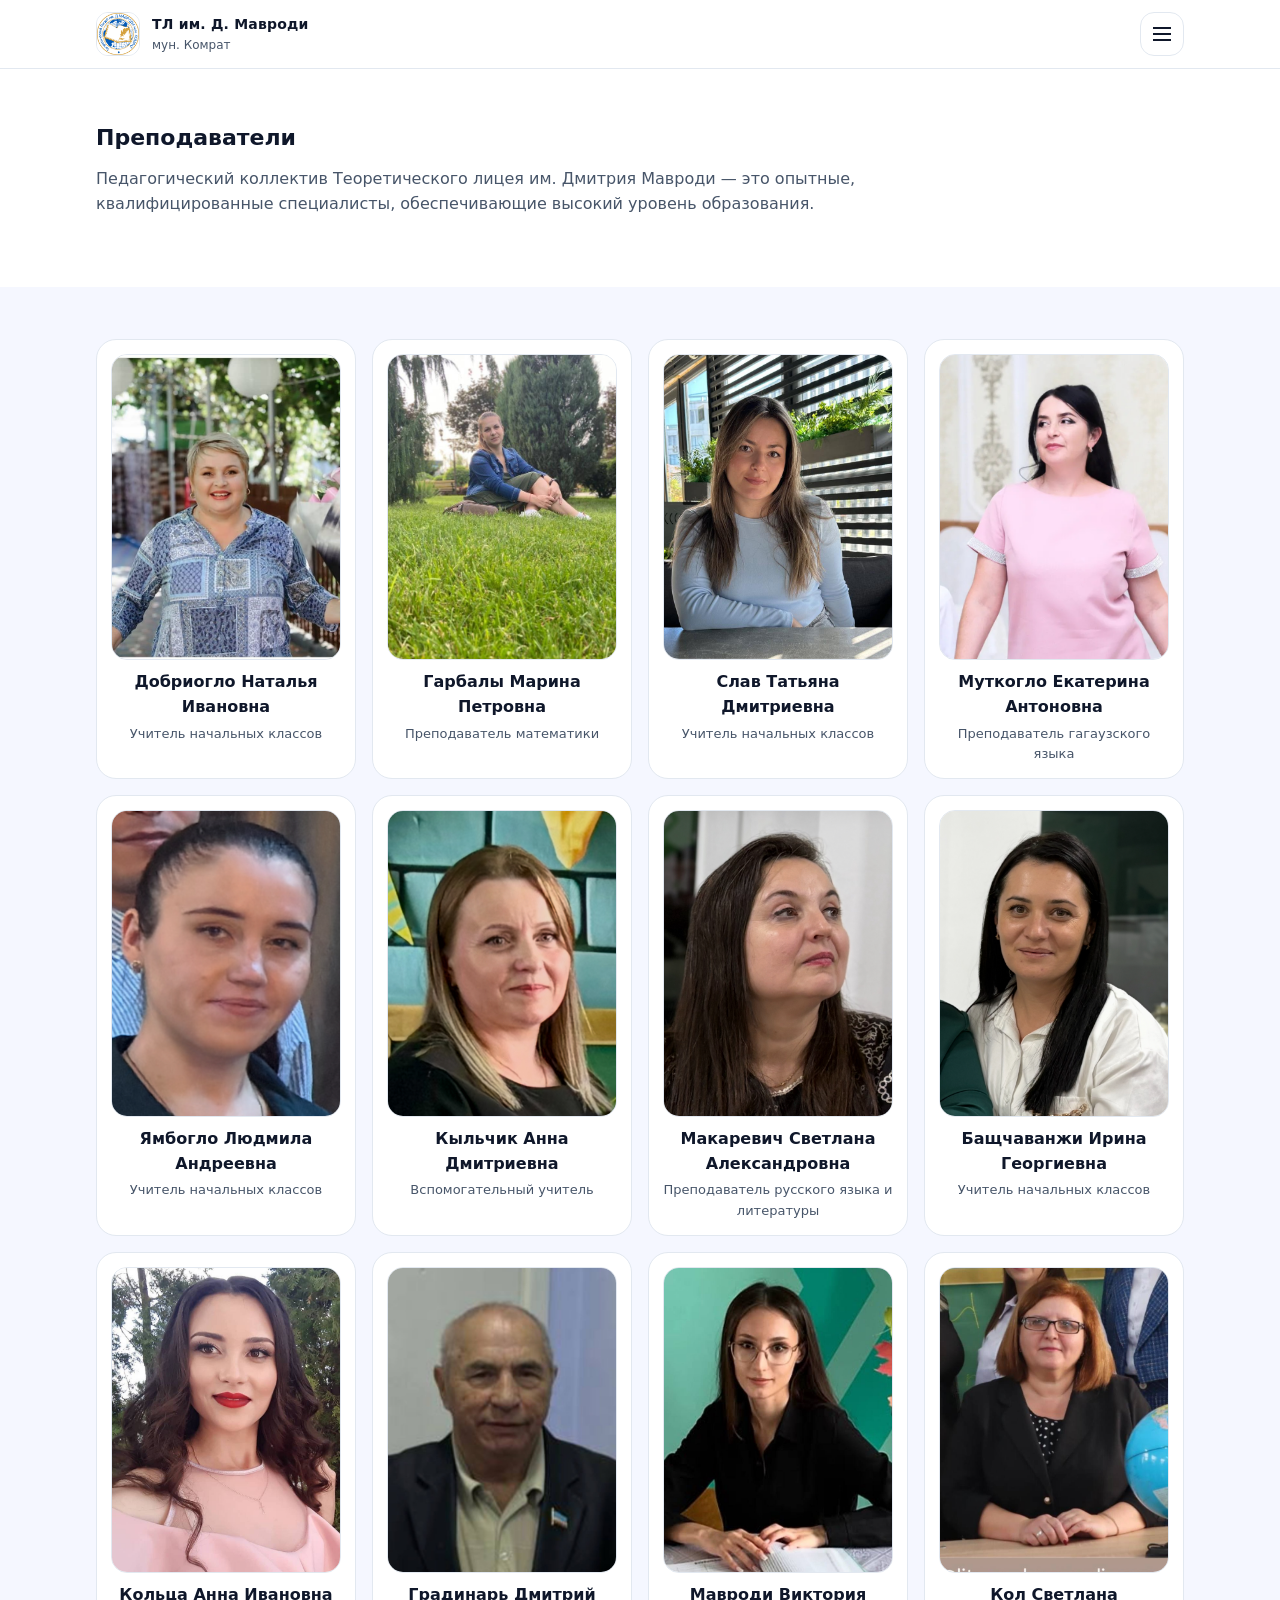
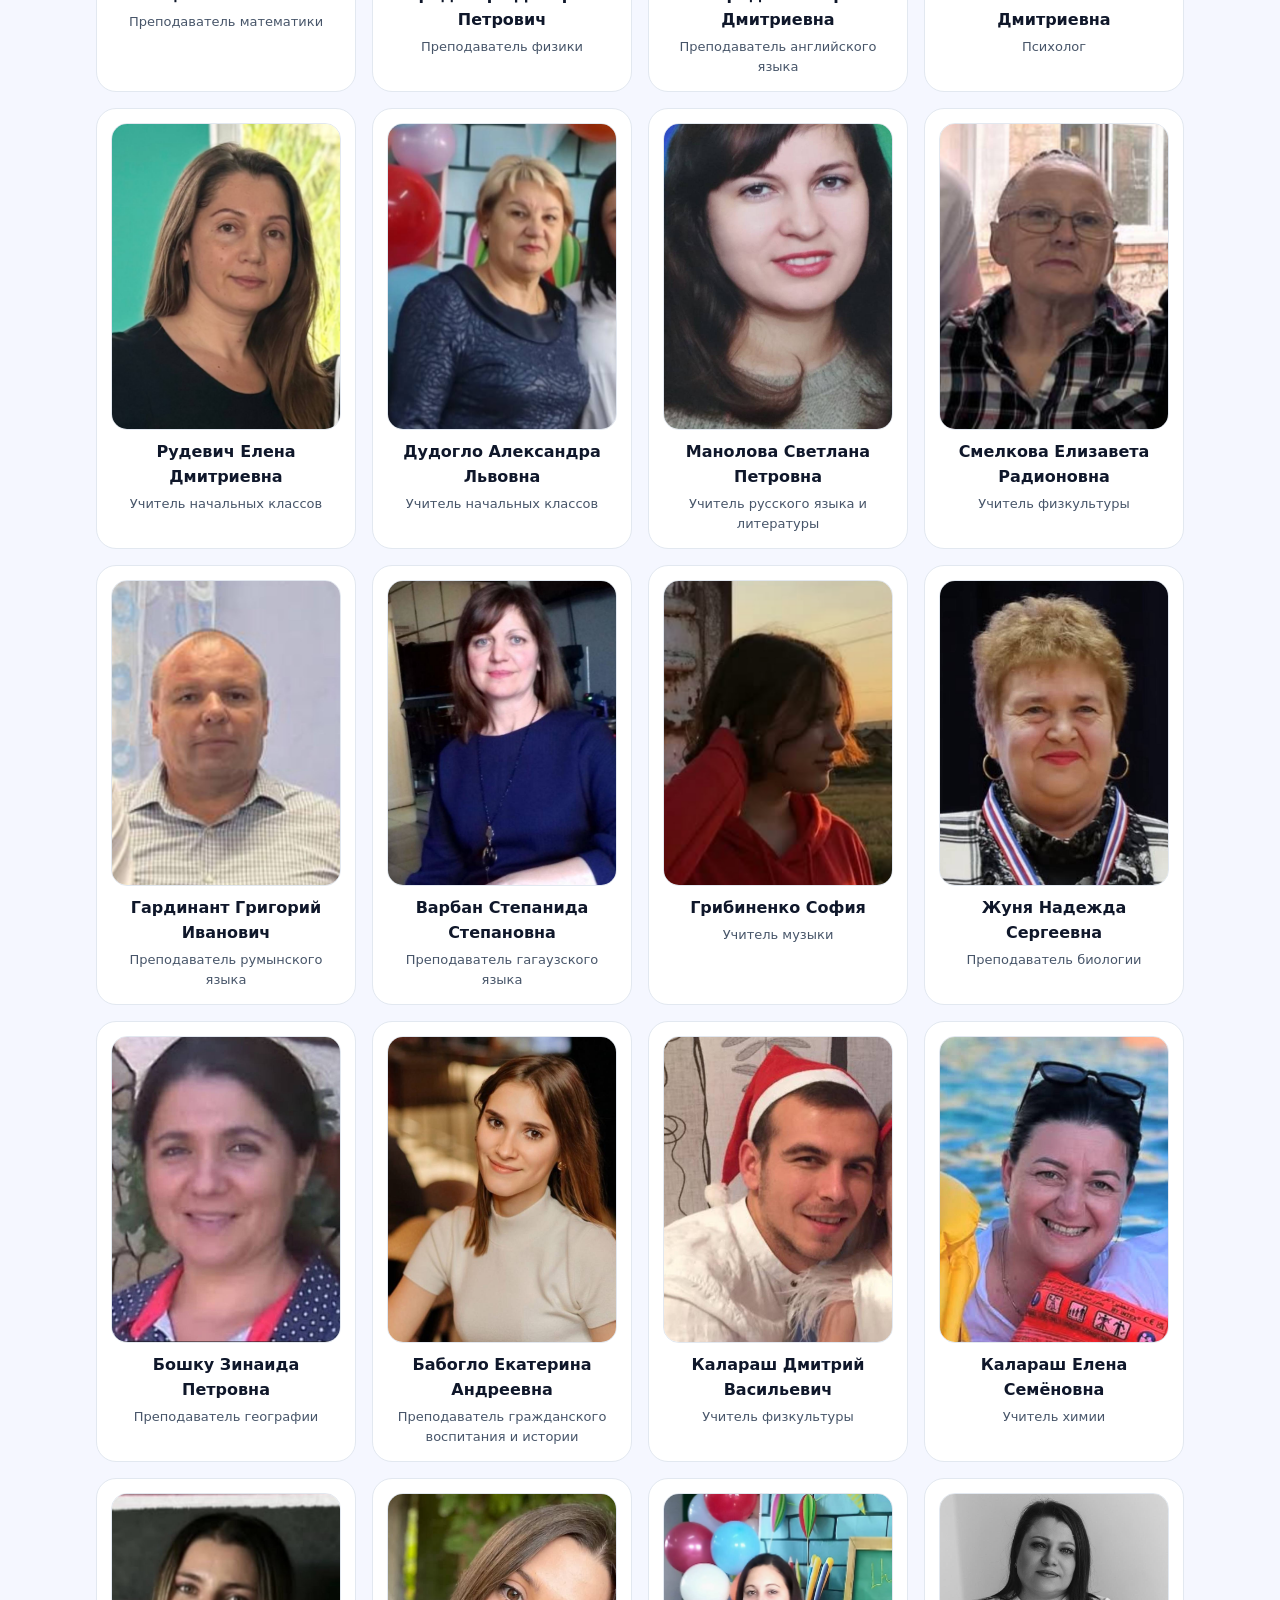
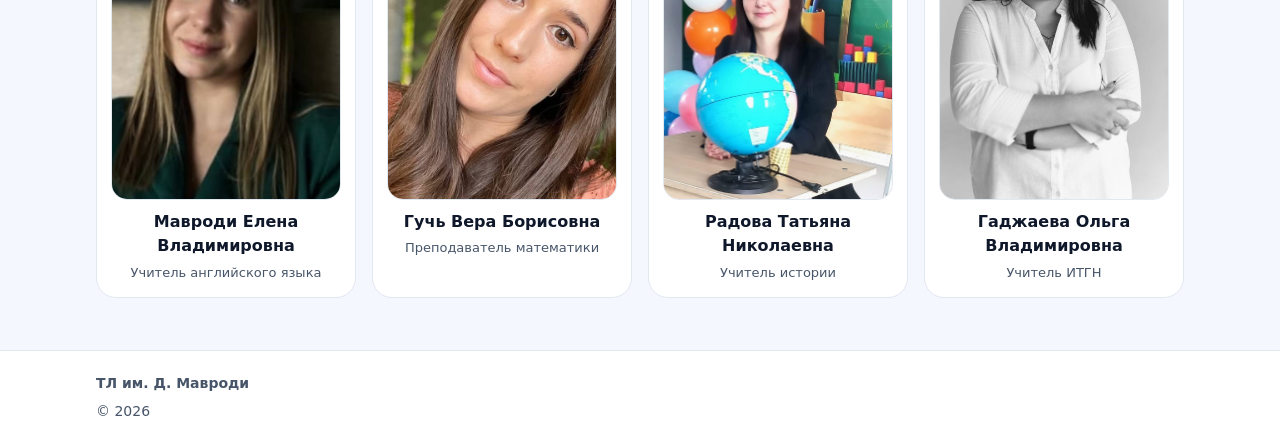
<file: teachers.html>
<!doctype html>
<html lang="ru">
<head>
  <meta charset="utf-8" />
  <meta name="viewport" content="width=device-width,initial-scale=1" />
  <title>Преподаватели — ТЛ им. Д. Мавроди</title>
  <meta name="description" content="Педагогический коллектив Теоретического лицея им. Дмитрия Мавроди, Комрат" />
  <link rel="icon" type="image/png" href="assets/img/logo.png" />
  <link rel="stylesheet" href="assets/css/styles.css" />
</head>
<body>
<header class="header">
  <div class="container">
    <div class="row">
      <a class="brand" href="index.html">
        <span class="logo">
          <img src="assets/img/logo.png" alt="Логотип ТЛ им. Д. Мавроди">
        </span>
        <span class="title">
          <strong>ТЛ им. Д. Мавроди</strong>
          <span>мун. Комрат</span>
        </span>
      </a>
      <button class="burger" data-menu-open><span></span></button>
    </div>
  </div>
</header>

<!-- MENU -->
 <div class="overlay" data-overlay>
    <div class="backdrop" data-backdrop></div>

    <div class="panel" role="dialog" aria-modal="true" aria-label="Меню сайта">
      <div class="panel-head">
        <b>Меню</b>
        <button class="close" type="button" aria-label="Закрыть меню" data-menu-close>✕</button>
      </div>

      <nav class="menu" aria-label="Навигация">
        <a href="index.html">
          <b>Главная</b>
          <span>Главная страница</span>
        </a>
        <a href="about.html">
          <b>О нас</b>
          <span>Информация о лицее, руководство, история</span>
        </a>
        <a href="admission.html">
          <b>Приём</b>
          <span>Правила, сроки, документы для поступления</span>
        </a>
        <a href="news.html">
          <b>Новости</b>
          <span>Лента событий и обновлений лицея</span>
        </a>
        <a href="timetable.html">
          <b>Расписание</b>
          <span>Занятия, изменения, актуальная версия</span>
        </a>
        <a href="teachers.html">
          <b>Преподаватели</b>
          <span>Состав педагогов и направления</span>
        </a>
        <a href="documents.html">
          <b>Документы</b>
          <span>Приказы, положения, протоколы и др.</span>
        </a>
        <a href="contacts.html">
          <b>Контакты</b>
          <span>Адрес, карта, форма обратной связи</span>
        </a>
        <a href="vacancies.html">
          <b>Вакансии</b>
          <span>Открытые вакансии и требования</span>
        </a>
        <a href="admin.html">
          <b>Админ (новости)</b>
          <span>Добавление новостей и выгрузка news.json</span>
        </a>
        <a href="admin-docs.html">
          <b>Админ (документы)</b>
          <span>Добавление документов и выгрузка documents.json</span>
        </a>
        <a href="admin-timetable.html">
          <b>Админ (расписание)</b>
          <span>Добавление расписания и выгрузка timetable.json</span>
        </a>
      </nav>
    </div>
  </div>
<main>
<section class="section">
  <div class="container">
    <h2>Преподаватели</h2>
    <p class="lead">
      Педагогический коллектив Теоретического лицея им. Дмитрия Мавроди —
      это опытные, квалифицированные специалисты, обеспечивающие высокий уровень образования.
    </p>
  </div>
</section>

<section class="section alt">
  <div class="container">

    <div class="teachers-grid">
      <div class="teacher-card">
        <img src="assets/img/teachers/teacher-1.jpg" alt="Добриогло Наталья Ивановна">
        <b>Добриогло Наталья Ивановна</b>
        <span>Учитель начальных классов</span>
      </div>

      <div class="teacher-card">
        <img src="assets/img/teachers/teacher-2.jpg" alt="Гарбалы Марина Петровна">
        <b>Гарбалы Марина Петровна</b>
        <span>Преподаватель математики</span>
      </div>

      <div class="teacher-card">
        <img src="assets/img/teachers/teacher-3.jpg" alt="Слав Татьяна Дмитриевна">
        <b>Слав Татьяна Дмитриевна</b>
        <span>Учитель начальных классов</span>
      </div>

      <div class="teacher-card">
        <img src="assets/img/teachers/1.JPG" alt="Муткогло Екатерина Антоновна">
        <b>Муткогло Екатерина Антоновна</b>
        <span>Преподаватель гагаузского языка</span>
      </div>

      <div class="teacher-card">
        <img src="assets/img/teachers/2%20(3).png" alt="Ямбогло Людмила Андреевна">
        <b>Ямбогло Людмила Андреевна</b>
        <span>Учитель начальных классов</span>
      </div>

      <div class="teacher-card">
        <img src="assets/img/teachers/3.PNG" alt="Кыльчик Анна Дмитриевна">
        <b>Кыльчик Анна Дмитриевна</b>
        <span>Вспомогательный учитель</span>
      </div>

      <div class="teacher-card">
        <img src="assets/img/teachers/4.PNG" alt="Макаревич Светлана Александровна">
        <b>Макаревич Светлана Александровна</b>
        <span>Преподаватель русского языка и литературы</span>
      </div>

      <div class="teacher-card">
        <img src="assets/img/teachers/5.PNG" alt="Бащчаванжи Ирина Георгиевна">
        <b>Бащчаванжи Ирина Георгиевна</b>
        <span>Учитель начальных классов</span>
      </div>

      <div class="teacher-card">
        <img src="assets/img/teachers/6.JPG" alt="Кольца Анна Ивановна">
        <b>Кольца Анна Ивановна</b>
        <span>Преподаватель математики</span>
      </div>

      <div class="teacher-card">
        <img src="assets/img/teachers/7.JPG" alt="Градинарь Дмитрий Петрович">
        <b>Градинарь Дмитрий Петрович</b>
        <span>Преподаватель физики</span>
      </div>

      <div class="teacher-card">
        <img src="assets/img/teachers/8.JPG" alt="Мавроди Виктория Дмитриевна">
        <b>Мавроди Виктория Дмитриевна</b>
        <span>Преподаватель английского языка</span>
      </div>

      <div class="teacher-card">
        <img src="assets/img/teachers/11.JPG" alt="Кол Светлана Дмитриевна">
        <b>Кол Светлана Дмитриевна</b>
        <span>Психолог</span>
      </div>

      <div class="teacher-card">
        <img src="assets/img/teachers/12.JPG" alt="Рудевич Елена Дмитриевна">
        <b>Рудевич Елена Дмитриевна</b>
        <span>Учитель начальных классов</span>
      </div>

      <div class="teacher-card">
        <img src="assets/img/teachers/13.JPG" alt="Дудогло Александра Львовна">
        <b>Дудогло Александра Львовна</b>
        <span>Учитель начальных классов</span>
      </div>

      <div class="teacher-card">
        <img src="assets/img/teachers/14.JPG" alt="Манолова Светлана Петровна">
        <b>Манолова Светлана Петровна</b>
        <span>Учитель русского языка и литературы</span>
      </div>

      <div class="teacher-card">
        <img src="assets/img/teachers/15.JPG" alt="Смелкова Елизавета Радионовна">
        <b>Смелкова Елизавета Радионовна</b>
        <span>Учитель физкультуры</span>
      </div>

      <div class="teacher-card">
        <img src="assets/img/teachers/17.JPG" alt="Гардинант Григорий Иванович">
        <b>Гардинант Григорий Иванович</b>
        <span>Преподаватель румынского языка</span>
      </div>

      <div class="teacher-card">
        <img src="assets/img/teachers/18.JPG" alt="Варбан Степанида Степановна">
        <b>Варбан Степанида Степановна</b>
        <span>Преподаватель гагаузского языка</span>
      </div>

      <div class="teacher-card">
        <img src="assets/img/teachers/19.PNG" alt="Грибиненко София">
        <b>Грибиненко София</b>
        <span>Учитель музыки</span>
      </div>

      <div class="teacher-card">
        <img src="assets/img/teachers/20.JPG" alt="Жуня Надежда Сергеевна">
        <b>Жуня Надежда Сергеевна</b>
        <span>Преподаватель биологии</span>
      </div>

      <div class="teacher-card">
        <img src="assets/img/teachers/21.JPG" alt="Бошку Зинаида Петровна">
        <b>Бошку Зинаида Петровна</b>
        <span>Преподаватель географии</span>
      </div>

      <div class="teacher-card">
        <img src="assets/img/teachers/22.JPG" alt="Бабогло Екатерина Андреевна">
        <b>Бабогло Екатерина Андреевна</b>
        <span>Преподаватель гражданского воспитания и истории</span>
      </div>

      <div class="teacher-card">
        <img src="assets/img/teachers/23.JPG" alt="Калараш Дмитрий Васильевич">
        <b>Калараш Дмитрий Васильевич</b>
        <span>Учитель физкультуры</span>
      </div>

      <div class="teacher-card">
        <img src="assets/img/teachers/24.JPG" alt="Калараш Елена Семёновна">
        <b>Калараш Елена Семёновна</b>
        <span>Учитель химии</span>
      </div>

      <div class="teacher-card">
        <img src="assets/img/teachers/26.JPG" alt="Мавроди Елена Владимировна">
        <b>Мавроди Елена Владимировна</b>
        <span>Учитель английского языка</span>
      </div>

      <div class="teacher-card">
        <img src="assets/img/teachers/27.JPG" alt="Гучь Вера Борисовна">
        <b>Гучь Вера Борисовна</b>
        <span>Преподаватель математики</span>
      </div>

      <div class="teacher-card">
        <img src="assets/img/teachers/29.JPG" alt="Радова Татьяна Николаевна">
        <b>Радова Татьяна Николаевна</b>
        <span>Учитель истории</span>
      </div>

      <div class="teacher-card">
        <img src="assets/img/teachers/33.JPG" alt="Гаджаева Ольга Владимировна">
        <b>Гаджаева Ольга Владимировна</b>
        <span>Учитель ИТГН</span>
      </div>
      

    </div>

  </div>
</section>

</main>

<footer class="footer">
  <div class="container">
    <div><b>ТЛ им. Д. Мавроди</b></div>
    <div style="margin-top:6px">© <span id="year"></span></div>
  </div>
</footer>

<script>document.getElementById("year").textContent = new Date().getFullYear();</script>
<script src="assets/js/app.js"></script>
</body>
</html>
</file>
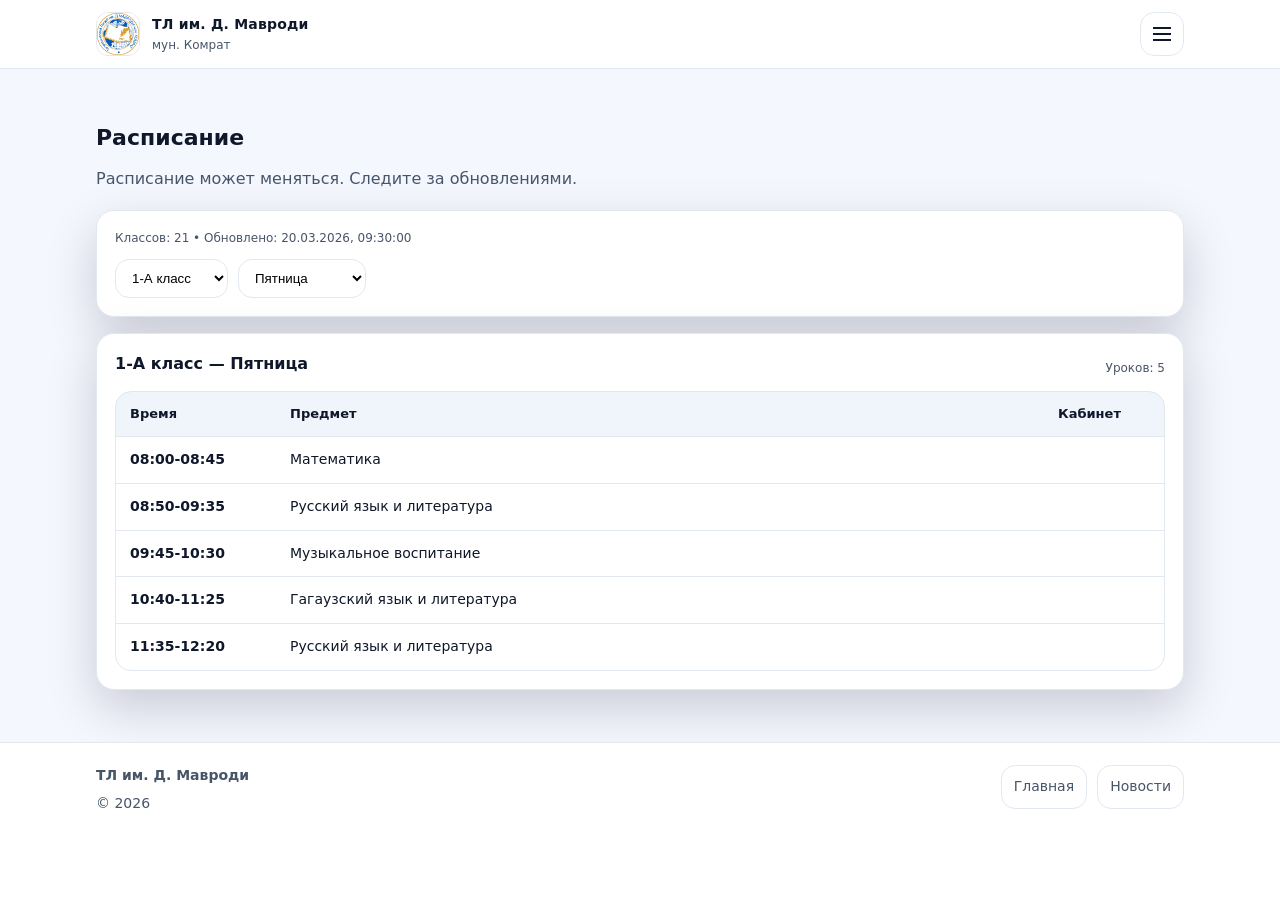
<file: timetable.html>
<!doctype html>
<html lang="ru">
<head>
  <meta charset="utf-8" />
  <meta name="viewport" content="width=device-width,initial-scale=1" />
  <title>Расписание — ТЛ им. Д. Мавроди</title>
  <meta name="description" content="Расписание занятий: выбор класса и дня недели." />
  <link rel="icon" type="image/png" href="assets/img/logo.png" />
  <link rel="stylesheet" href="assets/css/styles.css" />
</head>
<body>
  <header class="header">
    <div class="container">
      <div class="row">
        <a class="brand" href="index.html" aria-label="На главную">
          <span class="logo">
            <img src="assets/img/logo.png" alt="Логотип: ТЛ им. Д. Мавроди">
          </span>
          <span class="title">
            <strong>ТЛ им. Д. Мавроди</strong>
            <span>мун. Комрат</span>
          </span>
        </a>

        <div class="header-actions">
          <button class="burger" type="button" aria-label="Открыть меню" data-menu-open>
            <span></span>
          </button>
        </div>
      </div>
    </div>
  </header>

  <!-- MENU -->
 <div class="overlay" data-overlay>
    <div class="backdrop" data-backdrop></div>

    <div class="panel" role="dialog" aria-modal="true" aria-label="Меню сайта">
      <div class="panel-head">
        <b>Меню</b>
        <button class="close" type="button" aria-label="Закрыть меню" data-menu-close>✕</button>
      </div>

      <nav class="menu" aria-label="Навигация">
        <a href="index.html">
          <b>Главная</b>
          <span>Главная страница</span>
        </a>
        <a href="about.html">
          <b>О нас</b>
          <span>Информация о лицее, руководство, история</span>
        </a>
        <a href="admission.html">
          <b>Приём</b>
          <span>Правила, сроки, документы для поступления</span>
        </a>
        <a href="news.html">
          <b>Новости</b>
          <span>Лента событий и обновлений лицея</span>
        </a>
        <a href="timetable.html">
          <b>Расписание</b>
          <span>Занятия, изменения, актуальная версия</span>
        </a>
        <a href="teachers.html">
          <b>Преподаватели</b>
          <span>Состав педагогов и направления</span>
        </a>
        <a href="documents.html">
          <b>Документы</b>
          <span>Приказы, положения, протоколы и др.</span>
        </a>
        <a href="contacts.html">
          <b>Контакты</b>
          <span>Адрес, карта, форма обратной связи</span>
        </a>
        <a href="vacancies.html">
          <b>Вакансии</b>
          <span>Открытые вакансии и требования</span>
        </a>
        <a href="admin.html">
          <b>Админ (новости)</b>
          <span>Добавление новостей и выгрузка news.json</span>
        </a>
        <a href="admin-docs.html">
          <b>Админ (документы)</b>
          <span>Добавление документов и выгрузка documents.json</span>
        </a>
        <a href="admin-timetable.html">
          <b>Админ (расписание)</b>
          <span>Добавление расписания и выгрузка timetable.json</span>
        </a>
      </nav>
    </div>
  </div>
  <main>
    <section class="section alt">
      <div class="container">
        <h2>Расписание</h2>
        <p class="lead" id="ttNote"></p>

        <div class="card padded" style="margin-bottom:16px;">
          <div id="ttMeta" style="font-size:12px;color:var(--muted)"></div>

          <div style="display:flex; gap:10px; flex-wrap:wrap; margin-top:12px;">
            <select id="classSelect"
              style="padding:10px 12px;border:1px solid var(--border);border-radius:14px;background:#fff;outline:none;">
            </select>

            <select id="daySelect"
              style="padding:10px 12px;border:1px solid var(--border);border-radius:14px;background:#fff;outline:none;">
              <option value="monday">Понедельник</option>
              <option value="tuesday">Вторник</option>
              <option value="wednesday">Среда</option>
              <option value="thursday">Четверг</option>
              <option value="friday">Пятница</option>
            </select>
          </div>
        </div>

        <div id="ttTable"></div>
      </div>
    </section>
  </main>

  <footer class="footer">
    <div class="container">
      <div class="row">
        <div>
          <div><b>ТЛ им. Д. Мавроди</b></div>
          <div style="margin-top:6px">© <span id="year"></span></div>
        </div>
        <div style="display:flex;gap:10px;flex-wrap:wrap">
          <a class="btn" href="index.html">Главная</a>
          <a class="btn" href="news.html">Новости</a>
        </div>
      </div>
    </div>
  </footer>

  <script>document.getElementById('year').textContent = new Date().getFullYear();</script>
  <script src="assets/js/app.js"></script>
  <script src="assets/js/timetable.js"></script>
</body>
</html>
</file>
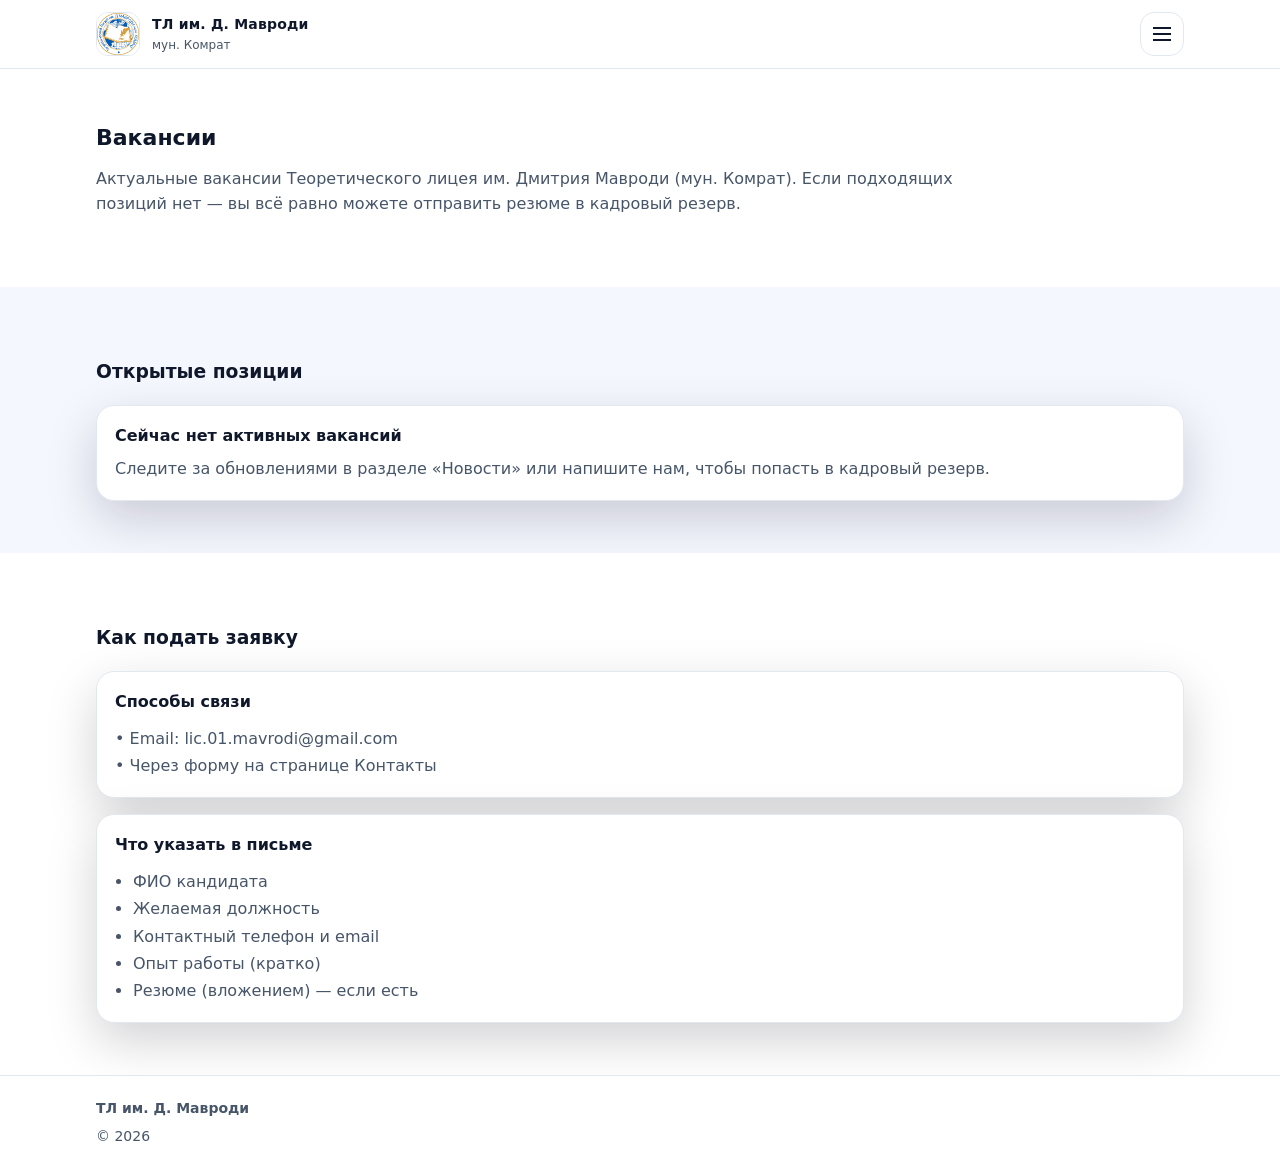
<file: vacancies.html>
<!doctype html>
<html lang="ru">
<head>
  <meta charset="utf-8" />
  <meta name="viewport" content="width=device-width,initial-scale=1" />
  <title>Вакансии — ТЛ им. Д. Мавроди</title>
  <meta name="description" content="Вакансии Теоретического лицея им. Дмитрия Мавроди (Комрат): актуальные позиции и порядок подачи." />
  <link rel="icon" type="image/png" href="assets/img/logo.png" />
  <link rel="stylesheet" href="assets/css/styles.css" />
</head>
<body>
<header class="header">
  <div class="container">
    <div class="row">
      <a class="brand" href="index.html">
        <span class="logo"><img src="assets/img/logo.png" alt="Логотип ТЛ им. Д. Мавроди"></span>
        <span class="title">
          <strong>ТЛ им. Д. Мавроди</strong>
          <span>мун. Комрат</span>
        </span>
      </a>
      <button class="burger" data-menu-open><span></span></button>
    </div>
  </div>
</header>

<!-- MENU -->
 <div class="overlay" data-overlay>
    <div class="backdrop" data-backdrop></div>

    <div class="panel" role="dialog" aria-modal="true" aria-label="Меню сайта">
      <div class="panel-head">
        <b>Меню</b>
        <button class="close" type="button" aria-label="Закрыть меню" data-menu-close>✕</button>
      </div>

      <nav class="menu" aria-label="Навигация">
        <a href="index.html">
          <b>Главная</b>
          <span>Главная страница</span>
        </a>
        <a href="about.html">
          <b>О нас</b>
          <span>Информация о лицее, руководство, история</span>
        </a>
        <a href="admission.html">
          <b>Приём</b>
          <span>Правила, сроки, документы для поступления</span>
        </a>
        <a href="news.html">
          <b>Новости</b>
          <span>Лента событий и обновлений лицея</span>
        </a>
        <a href="timetable.html">
          <b>Расписание</b>
          <span>Занятия, изменения, актуальная версия</span>
        </a>
        <a href="teachers.html">
          <b>Преподаватели</b>
          <span>Состав педагогов и направления</span>
        </a>
        <a href="documents.html">
          <b>Документы</b>
          <span>Приказы, положения, протоколы и др.</span>
        </a>
        <a href="contacts.html">
          <b>Контакты</b>
          <span>Адрес, карта, форма обратной связи</span>
        </a>
        <a href="vacancies.html">
          <b>Вакансии</b>
          <span>Открытые вакансии и требования</span>
        </a>
        <a href="admin.html">
          <b>Админ (новости)</b>
          <span>Добавление новостей и выгрузка news.json</span>
        </a>
        <a href="admin-docs.html">
          <b>Админ (документы)</b>
          <span>Добавление документов и выгрузка documents.json</span>
        </a>
        <a href="admin-timetable.html">
          <b>Админ (расписание)</b>
          <span>Добавление расписания и выгрузка timetable.json</span>
        </a>
      </nav>
    </div>
  </div>
<main>
  <section class="section">
    <div class="container">
      <h2>Вакансии</h2>
      <p class="lead">
        Актуальные вакансии Теоретического лицея им. Дмитрия Мавроди (мун. Комрат).
        Если подходящих позиций нет — вы всё равно можете отправить резюме в кадровый резерв.
      </p>
    </div>
  </section>
  <section class="section alt">
    <div class="container">
      <h3>Открытые позиции</h3>

      <!-- Если вакансий пока нет — оставляем этот блок -->
      <div class="card padded">
        <b>Сейчас нет активных вакансий</b>
        <div style="margin-top:8px;color:var(--muted)">
          Следите за обновлениями в разделе «Новости» или напишите нам, чтобы попасть в кадровый резерв.
        </div>
      </div>
      
      <!--
        Когда появится вакансия, используем этот код вместо предыдущего:
      <article class="vac-card">
        <div class="vac-top">
          <div>
            <b class="vac-title">Учитель информатики</b>
            <div class="vac-meta">Занятость: полная • Дата публикации: 2026-01-20</div>
          </div>
          <span class="vac-tag">Открыто</span>
        </div>

        <div class="vac-body">
          <div><b>Требования:</b></div>
          <ul>
            <li>Педагогическое образование по профилю</li>
            <li>Опыт работы приветствуется</li>
            <li>Владение современными методиками обучения</li>
          </ul>

          <div><b>Обязанности:</b></div>
          <ul>
            <li>Проведение уроков согласно учебному плану</li>
            <li>Ведение документации</li>
            <li>Участие в школьных мероприятиях</li>
          </ul>

          <div class="vac-actions">
            <a class="btn primary" href="mailto:lic.01.mavrodi@gmail.com?subject=Вакансия%3A%20Учитель%20информатики">Откликнуться по email</a>
            <a class="btn" href="contacts.html">Контакты</a>
          </div>
        </div>
      </article>
      -->

    </div>
  </section>

  <section class="section">
    <div class="container">
      <h3>Как подать заявку</h3>

      <div class="card padded" style="margin-bottom:16px;">
        <b>Способы связи</b>
        <div style="margin-top:10px;color:var(--muted);line-height:1.7">
          <div>• Email: <a href="mailto:lic.01.mavrodi@gmail.com">lic.01.mavrodi@gmail.com</a></div>
          <div>• Через форму на странице <a href="contacts.html">Контакты</a></div>
        </div>
      </div>

      <div class="card padded">
        <b>Что указать в письме</b>
        <ul style="margin:10px 0 0; padding-left:18px; color:var(--muted); line-height:1.7">
          <li>ФИО кандидата</li>
          <li>Желаемая должность</li>
          <li>Контактный телефон и email</li>
          <li>Опыт работы (кратко)</li>
          <li>Резюме (вложением) — если есть</li>
        </ul>
      </div>
    </div>
  </section>

</main>

<footer class="footer">
  <div class="container">
    <div><b>ТЛ им. Д. Мавроди</b></div>
    <div style="margin-top:6px">© <span id="year"></span></div>
  </div>
</footer>

<script>document.getElementById("year").textContent = new Date().getFullYear();</script>
<script src="assets/js/app.js"></script>
</body>
</html>
</file>
<file: assets/css/styles.css>
:root{
  --bg:#0b1220;
  --paper:#ffffff;
  --text:#0f172a;
  --muted:#475569;

  --brand:#0b5cc8;
  --accent:#caa24a;

  --border:#e2e8f0;
  --shadow: 0 18px 50px rgba(2, 6, 23, .18);

  --radius:18px;
  --container: 1120px;

  --secA:#ffffff;
  --secB:#f5f7ff;
}

*{box-sizing:border-box}
html{scroll-behavior:smooth}
body{
  margin:0;
  font-family: system-ui, -apple-system, Segoe UI, Roboto, Arial, sans-serif;
  color: var(--text);
  background: var(--secA);
  line-height:1.55;
  overflow-x:hidden;
}

a{color:inherit; text-decoration:none}
img{max-width:100%; display:block}

.container{
  max-width: var(--container);
  margin: 0 auto;
  padding: 0 16px;
}

.header{
  position: sticky;
  top: 0;
  z-index: 60;
  background: rgba(255,255,255,.88);
  backdrop-filter: blur(12px);
  border-bottom: 1px solid var(--border);
}
.header .row{
  display:flex;
  align-items:center;
  justify-content:space-between;
  gap:12px;
  padding: 12px 0;
  min-width:0;
}

.brand{
  display:flex;
  align-items:center;
  gap:12px;
  min-width:0;
}
.brand .logo{
  width:44px;height:44px;
  border-radius:12px;
  overflow:hidden;
  border:1px solid var(--border);
  background:#fff;
  flex:0 0 auto;
}
.brand .title{
  display:flex;
  flex-direction:column;
  min-width:0;
}
.brand .title strong{
  font-size:14px;
  letter-spacing:.2px;
  white-space:nowrap;
  overflow:hidden;
  text-overflow:ellipsis;
  max-width: 52vw;
}
.brand .title span{
  font-size:12px;
  color:var(--muted);
}

.header-actions{
  display:flex;
  align-items:center;
  gap:10px;
  flex:0 0 auto;
}

.searchbox{
  position:relative;
  width: 320px;
  max-width: 40vw;
}
.searchbox input{
  width:100%;
  padding:10px 12px 10px 38px;
  border:1px solid var(--border);
  border-radius: 14px;
  outline:none;
  background:#fff;
}
.searchbox input:focus{
  border-color: rgba(11,92,200,.45);
  box-shadow: 0 0 0 4px rgba(11,92,200,.12);
}
.searchbox input[type="search"]::-webkit-search-cancel-button{
  cursor:pointer;
}
.searchbox .icon{
  position:absolute;
  left:12px;
  top:50%;
  transform:translateY(-50%);
  color:#64748b;
  font-size:14px;
}
.search-results{
  position:absolute;
  top:calc(100% + 8px);
  left:0;
  right:0;
  z-index:90;
  padding:8px;
  border:1px solid var(--border);
  border-radius:16px;
  background:#fff;
  box-shadow: var(--shadow);
}
.search-results[hidden]{
  display:none;
}
.search-result{
  display:block;
  width:100%;
  padding:10px 12px;
  border:0;
  border-radius:12px;
  background:transparent;
  color:inherit;
  text-align:left;
  cursor:pointer;
}
.search-result:hover,
.search-result.active{
  background:rgba(11,92,200,.08);
}
.search-result strong{
  display:block;
  font-size:14px;
}
.search-result span{
  display:block;
  margin-top:4px;
  font-size:12px;
  color:var(--muted);
}
.search-result mark{
  padding:0 2px;
  background:rgba(202,162,74,.35);
  color:inherit;
}
.search-highlight{
  scroll-margin-top:110px;
  animation: searchFlash 1.8s ease;
}
@keyframes searchFlash{
  0%{
    box-shadow:0 0 0 0 rgba(11,92,200,.28);
    background-color:rgba(11,92,200,.08);
  }
  100%{
    box-shadow:none;
    background-color:transparent;
  }
}

.btn{
  display:inline-flex;
  align-items:center;
  justify-content:center;
  gap:8px;
  padding:10px 12px;
  border-radius: 14px;
  border:1px solid var(--border);
  background:#fff;
  cursor:pointer;
  font-size:14px;
}
.btn.primary{
  background: var(--brand);
  border-color: var(--brand);
  color:#fff;
}
.btn:hover{filter:brightness(.99)}
.btn.primary:hover{filter:brightness(.97)}

.burger{
  width:44px;height:44px;
  border-radius:14px;
  border:1px solid var(--border);
  background:#fff;
  display:inline-flex;
  align-items:center;
  justify-content:center;
  cursor:pointer;
}
.burger:active{transform: translateY(1px)}
.burger span{
  width:18px;height:2px;background:#0f172a;display:block;position:relative;
}
.burger span::before,
.burger span::after{
  content:"";
  width:18px;height:2px;background:#0f172a;position:absolute;left:0;
}
.burger span::before{top:-6px}
.burger span::after{top:6px}

.overlay{
  position:fixed;
  inset:0;
  z-index: 80;
  display:none;
  padding:12px;
  overflow-y:auto;
  -webkit-overflow-scrolling: touch;
}
.overlay.open{display:block}

.overlay .backdrop{
  position:absolute;
  inset:0;
  background: rgba(2,6,23,.55);
}

.overlay .panel{
  position:relative;
  z-index:1;
  margin: 0 auto;
  max-width: 720px;
  max-height: calc(100vh - 24px);
  max-height: calc(100dvh - 24px);
  background:#fff;
  border:1px solid var(--border);
  border-radius: 22px;
  box-shadow: var(--shadow);
  overflow-y:auto;
  -webkit-overflow-scrolling: touch;
  overscroll-behavior: contain;
}

.panel-head{
  display:flex;
  align-items:center;
  justify-content:space-between;
  gap:10px;
  position:sticky;
  top:0;
  z-index:1;
  padding: 14px 14px;
  border-bottom:1px solid var(--border);
  background:#fff;
}
.panel-head b{font-size:14px}
.close{
  width:40px;height:40px;
  border-radius:14px;
  border:1px solid var(--border);
  background:#fff;
  cursor:pointer;
}
.close:active{transform: translateY(1px)}

.menu{
  padding: 10px;
  display:grid;
  grid-template-columns: 1fr 1fr;
  gap:10px;
}
.menu a{
  border:1px solid var(--border);
  border-radius: 16px;
  padding: 12px;
  background: #fff;
}
.menu a:hover{
  border-color: rgba(11,92,200,.35);
  background: rgba(11,92,200,.04);
}
.menu a b{display:block; font-size:14px}
.menu a span{display:block; font-size:12px; color:var(--muted); margin-top:6px}

@media (max-width: 640px){
  .searchbox{display:none}
  .menu{grid-template-columns: 1fr}
}

/* ===== Sections ===== */
.section{
  padding: 52px 0;
  background: var(--secA);
}
.section.alt{
  background: var(--secB);
}
.section h2{
  margin:0 0 12px;
  font-size:22px;
}
.section .lead{
  margin:0 0 18px;
  color:var(--muted);
  max-width: 860px;
}

.card{
  background:#fff;
  border:1px solid var(--border);
  border-radius: var(--radius);
  box-shadow: var(--shadow);
}
.padded{padding:18px}

.contact-grid{
  display:grid;
  grid-template-columns: repeat(2, minmax(0, 1fr));
  gap:16px;
  align-items:stretch;
}
.contact-grid .card{
  min-width:0;
}
.contact-map{
  margin-top:10px;
  border-radius:16px;
  overflow:hidden;
  border:1px solid var(--border);
}

.hero{
  padding: 18px 0 28px;
  background: linear-gradient(180deg, #ffffff, #f5f7ff);
}
.slider{
  position:relative;
  border-radius: 22px;
  overflow:hidden;
  border:1px solid var(--border);
  box-shadow: var(--shadow);
  height: 520px;
}
.slide{
  position:absolute;
  inset:0;
  opacity:0;
  transition: opacity .65s ease;
}
.slide.active{opacity:1}
.slide img{
  width:100%;
  height:100%;
  object-fit:cover;
  transform: scale(1.02);
}

.slider-overlay{
  position:absolute;
  inset:0;
  background: linear-gradient(90deg, rgba(2,6,23,.62), rgba(2,6,23,.08) 55%, rgba(2,6,23,.18));
  display:flex;
  align-items:flex-end;
}
.slider-content{
  color:#fff;
  padding: 22px;
  max-width: 760px;
}
.kicker{
  display:inline-flex;
  gap:10px;
  align-items:center;
  padding:8px 12px;
  border:1px solid rgba(255,255,255,.22);
  background: rgba(255,255,255,.10);
  border-radius:999px;
  font-size:12px;
  font-weight:600;
}
.slider-content h1{
  margin: 12px 0 10px;
  font-size: 40px;
  line-height:1.1;
  letter-spacing:-.3px;
}
.slider-content p{
  margin:0 0 14px;
  color: rgba(255,255,255,.86);
}
.hero-actions{
  display:flex;
  gap:10px;
  flex-wrap:wrap;
}
.hero-actions .btn{
  border-color: rgba(255,255,255,.22);
}
.hero-actions .btn.primary{
  border-color: var(--brand);
}

/* slider controls */
.slider-controls{
  position:absolute;
  right:14px;
  bottom:14px;
  display:flex;
  gap:8px;
  align-items:center;
}
.dot{
  width:10px;height:10px;
  border-radius:999px;
  border:1px solid rgba(255,255,255,.5);
  background: rgba(255,255,255,.25);
  cursor:pointer;
}
.dot.active{
  background: rgba(255,255,255,.95);
  border-color: rgba(255,255,255,.95);
}
.arrow{
  width:42px;height:42px;
  border-radius: 14px;
  border:1px solid rgba(255,255,255,.35);
  background: rgba(255,255,255,.12);
  color:#fff;
  cursor:pointer;
}
.arrow:hover{background: rgba(255,255,255,.18)}
.arrow:active{transform: translateY(1px)}

@media (max-width: 980px){
  .slider{height: 420px}
  .slider-content h1{font-size:34px}
}
@media (max-width: 820px){
  .contact-grid{
    grid-template-columns: 1fr;
  }
  .hero-actions{
    display:none;
  }
  .slider-content{
    padding: 18px 18px 82px;
  }
}
@media (max-width: 520px){
  .slider{height: 380px}
  .slider-content h1{font-size:28px}
}

/* Footer */
.footer{
  border-top:1px solid var(--border);
  padding: 22px 0;
  color: var(--muted);
  font-size: 14px;
  background:#fff;
}
.footer .row{
  display:flex;
  gap:14px;
  align-items:flex-start;
  justify-content:space-between;
  flex-wrap:wrap;
}
/* ===== Documents list ===== */
.doc-list{
  margin-top:14px;
  display:flex;
  flex-direction:column;
  gap:10px;
}

.doc-item{
  display:flex;
  align-items:flex-start;
  justify-content:space-between;
  gap:12px;
  padding: 12px;
  border:1px solid var(--border);
  border-radius: 16px;
  background:#fff;
}

.doc-main{min-width:0}
.doc-title{
  font-weight:700;
  font-size:14px;
}
.doc-sub{
  margin-top:8px;
  display:flex;
  gap:8px;
  flex-wrap:wrap;
  align-items:center;
  color:var(--muted);
  font-size:12px;
}
.doc-badge{
  padding:4px 10px;
  border-radius:999px;
  border:1px solid var(--border);
  background: rgba(11,92,200,.04);
  color: var(--text);
}
.doc-note{
  color:var(--muted);
}
.doc-file{
  padding:4px 10px;
  border-radius:999px;
  border:1px dashed var(--border);
  background:#fff;
}

.doc-actions{
  display:flex;
  gap:10px;
  flex-wrap:wrap;
  justify-content:flex-end;
  flex:0 0 auto;
}

@media (max-width: 700px){
  .doc-item{flex-direction:column; align-items:stretch}
  .doc-actions{justify-content:flex-start}
}
/* ===== Timetable ===== */
.tt-wrap{
  margin-top:14px;
  border:1px solid var(--border);
  border-radius:16px;
  overflow:hidden;
  background:#fff;
}

.tt-head{
  display:grid;
  grid-template-columns: 160px 1fr 120px;
  gap:0;
  background: rgba(11,92,200,.06);
  border-bottom:1px solid var(--border);
  font-weight:700;
  font-size:13px;
  color: var(--text);
}
.tt-head > div{
  padding:12px 14px;
}

.tt-row{
  display:grid;
  grid-template-columns: 160px 1fr 120px;
  border-bottom:1px solid var(--border);
}
.tt-row:last-child{border-bottom:none}

.tt-row > div{
  padding:12px 14px;
  font-size:14px;
}

.tt-time{color:var(--text); font-weight:700}
.tt-subject{color:var(--text)}
.tt-room{
  color:var(--muted);
  text-align:right;
}

@media (max-width: 720px){
  .tt-head{display:none}
  .tt-row{
    grid-template-columns: 1fr;
    padding: 10px 14px;
  }
  .tt-row > div{padding:0}
  .tt-time{font-size:13px; color:var(--muted); font-weight:600}
  .tt-room{text-align:left; margin-top:4px; font-size:13px}
  .tt-subject{margin-top:6px; font-weight:700}
}
/* ===== Teachers ===== */
.teachers-grid{
  display:grid;
  grid-template-columns: repeat(auto-fit, minmax(220px, 1fr));
  gap:16px;
}

.teacher-card{
  background:#fff;
  border:1px solid var(--border);
  border-radius:20px;
  padding:14px;
  text-align:center;
  transition:transform .2s ease, box-shadow .2s ease;
}

.teacher-card:hover{
  transform:translateY(-4px);
  box-shadow:0 10px 30px rgba(0,0,0,.08);
}

.teacher-card img{
  width:100%;
  aspect-ratio:3/4;
  object-fit:cover;
  border-radius:16px;
  border:1px solid var(--border);
  margin-bottom:10px;
}

.teacher-card b{
  display:block;
  margin-top:6px;
}

.teacher-card span{
  display:block;
  font-size:13px;
  color:var(--muted);
  margin-top:4px;
}
/* ===== Vacancies ===== */
.vac-card{
  border:1px solid var(--border);
  border-radius:20px;
  background:#fff;
  overflow:hidden;
  margin-top:14px;
}

.vac-top{
  display:flex;
  justify-content:space-between;
  gap:12px;
  padding:14px 16px;
  background: rgba(11,92,200,.06);
  border-bottom:1px solid var(--border);
  flex-wrap:wrap;
}

.vac-title{font-size:16px}
.vac-meta{margin-top:6px;font-size:12px;color:var(--muted)}
.vac-tag{
  padding:6px 12px;
  border-radius:999px;
  border:1px solid var(--border);
  background:#fff;
  font-size:12px;
  height:fit-content;
}

.vac-body{padding:14px 16px}
.vac-body ul{margin:8px 0 12px; padding-left:18px; color:var(--muted); line-height:1.7}
.vac-actions{display:flex; gap:10px; flex-wrap:wrap; margin-top:12px}
</file>
